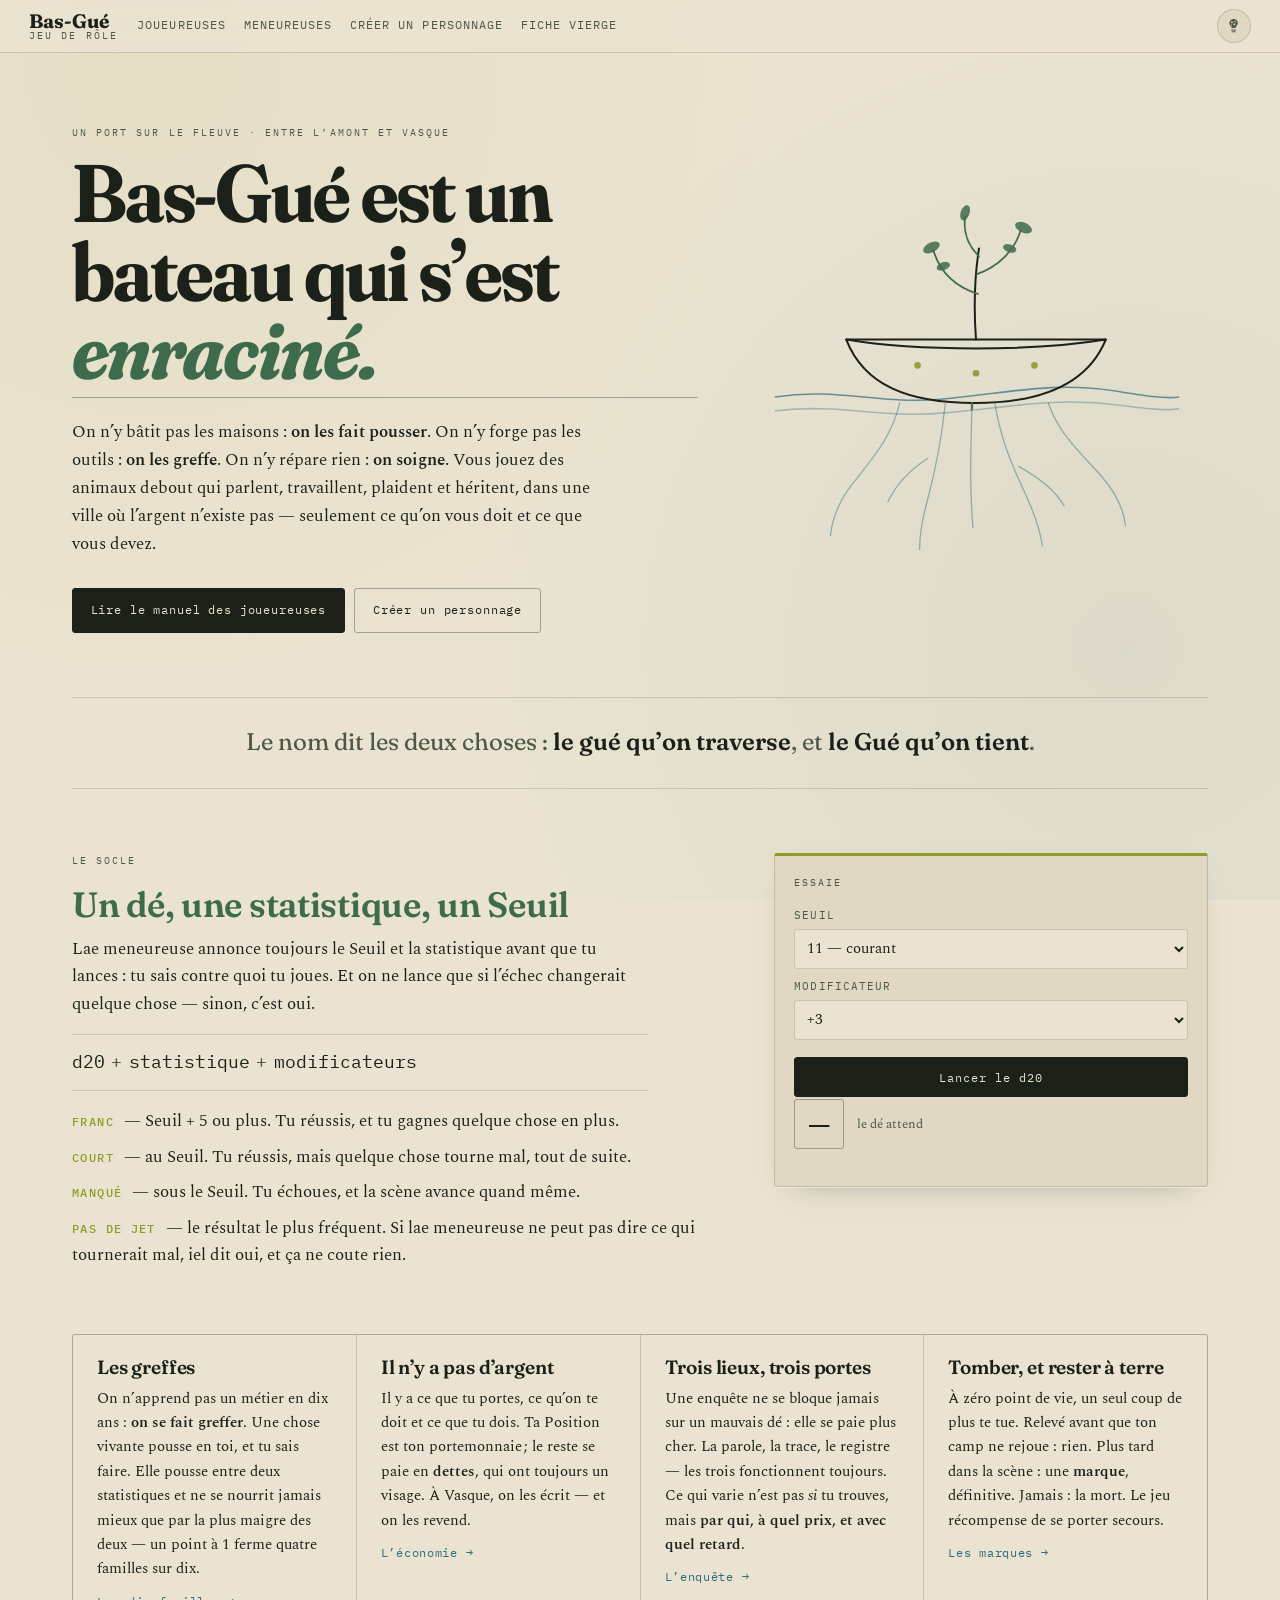
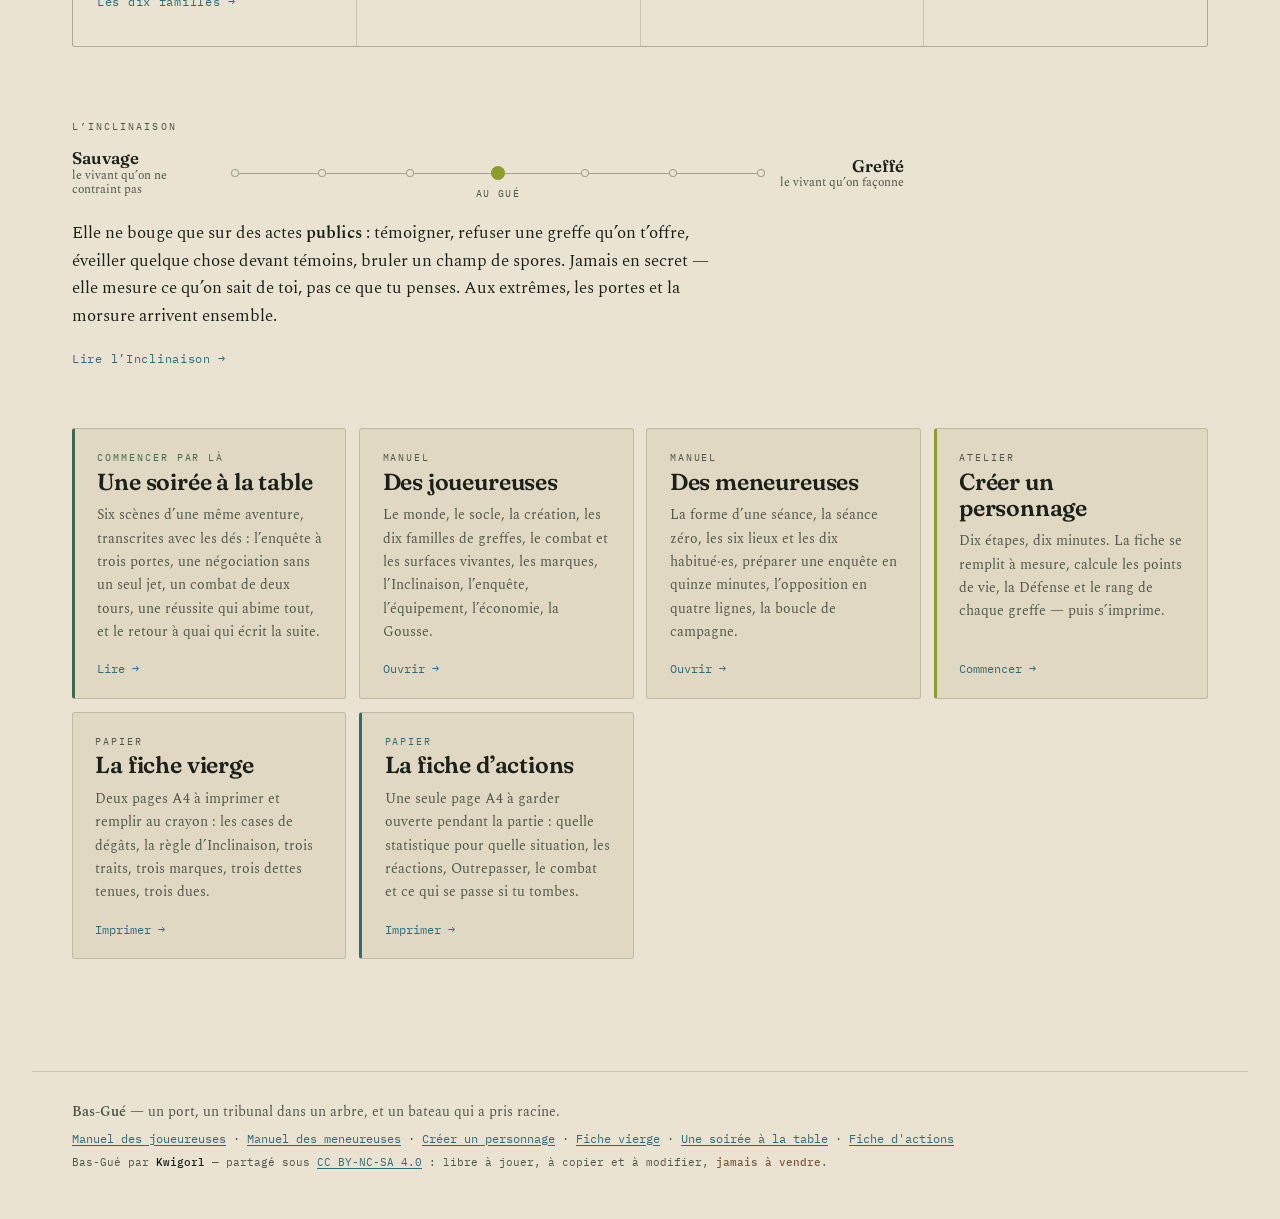
<file: index.html>
<!DOCTYPE html>
<html lang="fr">
<head>
<meta charset="utf-8">
<meta name="viewport" content="width=device-width, initial-scale=1">
<title>Bas-Gué — un jeu de rôle</title>
<meta name="description" content="Bas-Gué : un port où l'on fait pousser les maisons, où l'on greffe les outils, et où l'argent n'existe pas. Manuels, règles et création de personnage.">
<meta property="og:title" content="Bas-Gué — un jeu de rôle">
<meta property="og:description" content="Un port où l'on fait pousser les maisons. Deux manuels, dix familles de greffes, une création de personnage en dix minutes.">
<link rel="preconnect" href="https://fonts.googleapis.com">
<link rel="preconnect" href="https://fonts.gstatic.com" crossorigin>
<link href="https://fonts.googleapis.com/css2?family=Fraunces:ital,opsz,wght,SOFT,WONK@0,9..144,400..800,0..100,0..1;1,9..144,400..800,0..100,0..1&family=Spectral:ital,wght@0,300;0,400;0,600;1,400&family=IBM+Plex+Mono:wght@400;500;600&display=swap" rel="stylesheet">
<link rel="stylesheet" href="assets/style.css">
<link rel="stylesheet" href="assets/accueil.css">
<link rel="icon" href="assets/lichen.svg">
<script>try{var t=localStorage.getItem('basgue-lampe');if(t)document.documentElement.dataset.lampe=t;}catch(e){}</script>
</head>
<body class="page-accueil">

<a class="saut-contenu" href="#seuil">Aller au contenu</a>

<header class="barre">
  <a class="marque" href="index.html"><span class="marque-nom">Bas-Gué</span><span class="marque-sous">jeu de rôle</span></a>
  <nav class="barre-nav">
    <a href="manuel-joueureuses.html">Joueureuses</a>
    <a href="manuel-meneur.html">Meneureuses</a>
    <a href="creation.html">Créer un personnage</a>
    <a href="fiche.html">Fiche vierge</a>
  </nav>
  <div class="barre-outils">
    <button class="lampe" id="lampe" type="button" aria-pressed="false" title="Allumer ou éteindre le lichen">
      <svg viewBox="0 0 32 32" aria-hidden="true"><circle class="lampe-halo" cx="16" cy="14" r="11"/><path class="lampe-bulbe" fill-rule="evenodd" d="M16 5c-4 0-7 3-7 6.7 0 2.7 1.5 4.2 2.6 5.5.8 1 1.2 1.8 1.2 2.8h6.4c0-1 .4-1.8 1.2-2.8C21.5 15.9 23 14.4 23 11.7 23 8 20 5 16 5zM11.7 10.4a1.5 1.5 0 1 0 3 0 1.5 1.5 0 1 0-3 0zM17.3 9.2a1.1 1.1 0 1 0 2.2 0 1.1 1.1 0 1 0-2.2 0zM15.7 13.9a1.7 1.7 0 1 0 3.4 0 1.7 1.7 0 1 0-3.4 0zM11.6 15.2a1 1 0 1 0 2 0 1 1 0 1 0-2 0z"/><path class="lampe-culot" d="M12.6 23.4h6.8M13.6 26.4h4.8"/></svg>
      <span class="visuellement-cache">Lumière</span>
    </button>
  </div>
</header>

<main>

<section class="entree">
  <div class="entree-texte">
    <p class="eyebrow">Un port sur le fleuve · entre l’amont et Vasque</p>
    <h1>Bas-Gué est un<br>bateau qui s’est<br><em>enraciné.</em></h1>
    <p class="entree-dit">On n’y bâtit pas les maisons : <strong>on les fait pousser</strong>. On n’y forge pas les outils : <strong>on les greffe</strong>. On n’y répare rien : <strong>on soigne</strong>. Vous jouez des animaux debout qui parlent, travaillent, plaident et héritent, dans une ville où l’argent n’existe pas — seulement ce qu’on vous doit et ce que vous devez.</p>
    <div class="entree-boutons">
      <a class="cta cta-plein" href="manuel-joueureuses.html">Lire le manuel des joueureuses</a>
      <a class="cta" href="creation.html">Créer un personnage</a>
    </div>
  </div>

  <div class="entree-image" aria-hidden="true">
    <svg viewBox="0 0 420 380" class="coque">
      <defs>
        <linearGradient id="fil" x1="0" y1="0" x2="0" y2="1">
          <stop offset="0" stop-color="var(--seve)" stop-opacity=".9"/>
          <stop offset="1" stop-color="var(--seve)" stop-opacity="0"/>
        </linearGradient>
      </defs>
      <!-- ligne d'eau -->
      <path class="ligne-eau" d="M6,208 C70,198 110,216 176,210 C242,204 286,192 350,202 C382,207 400,210 414,208"/>
      <path class="ligne-eau faible" d="M6,222 C74,214 112,230 178,224 C244,218 290,208 352,216 C384,220 402,222 414,220"/>
      <!-- coque -->
      <path class="coque-trait" d="M78,150 C96,196 140,214 208,214 C276,214 322,194 340,150 Z"/>
      <path class="coque-trait" d="M78,150 C150,162 268,162 340,150"/>
      <!-- mât vivant / bourgeon -->
      <path class="coque-trait" d="M209,150 C206,110 208,84 212,58"/>
      <path class="branche" d="M211,104 C186,96 172,80 166,60"/>
      <path class="branche" d="M210,84 C232,76 248,60 254,40"/>
      <path class="branche" d="M212,66 C200,54 196,40 198,26"/>
      <g class="feuille">
        <ellipse cx="164" cy="57" rx="9" ry="5" transform="rotate(-28 164 57)"/>
        <ellipse cx="257" cy="37" rx="9" ry="5" transform="rotate(24 257 37)"/>
        <ellipse cx="198" cy="22" rx="8" ry="4.5" transform="rotate(-70 198 22)"/>
        <ellipse cx="176" cy="76" rx="7" ry="4" transform="rotate(-20 176 76)"/>
        <ellipse cx="243" cy="58" rx="7" ry="4" transform="rotate(18 243 58)"/>
      </g>
      <!-- lampes-lichens -->
      <circle class="lichen-point" cx="150" cy="176" r="3.4"/>
      <circle class="lichen-point" cx="209" cy="184" r="3.4"/>
      <circle class="lichen-point" cx="268" cy="176" r="3.4"/>
      <!-- racines sous l'eau -->
      <g class="racines">
        <path d="M132,214 C124,248 106,268 84,296 C70,314 64,330 62,348"/>
        <path d="M178,214 C174,254 168,282 160,312 C154,334 152,348 152,362"/>
        <path d="M228,214 C234,252 246,278 258,304 C270,330 274,344 276,358"/>
        <path d="M282,214 C292,244 312,262 334,286 C350,304 358,320 360,338"/>
        <path d="M205,214 C204,258 202,296 206,340"/>
        <path d="M160,270 C142,282 128,296 120,314"/>
        <path d="M252,278 C270,288 288,300 298,318"/>
      </g>
      <path class="fil-seve" d="M205,214 C204,258 202,296 206,340" stroke="url(#fil)"/>
    </svg>
  </div>
</section>

<section class="bande">
  <p>Le nom dit les deux choses : <strong>le gué qu’on traverse</strong>, et <strong>le Gué qu’on tient</strong>.</p>
</section>

<section class="socle" id="seuil">
  <div class="socle-texte">
    <p class="eyebrow">Le socle</p>
    <h2>Un dé, une statistique, un Seuil</h2>
    <p>Lae meneureuse annonce toujours le Seuil et la statistique avant que tu lances : tu sais contre quoi tu joues. Et on ne lance que si l’échec changerait quelque chose — sinon, c’est oui.</p>
    <p class="socle-formule"><span>d20</span> + <span>statistique</span> + <span>modificateurs</span></p>
    <ul class="socle-resultats">
      <li><b>Franc</b> — Seuil + 5 ou plus. Tu réussis, et tu gagnes quelque chose en plus.</li>
      <li><b>Court</b> — au Seuil. Tu réussis, mais quelque chose tourne mal, tout de suite.</li>
      <li><b>Manqué</b> — sous le Seuil. Tu échoues, et la scène avance quand même.</li>
      <li><b>Pas de jet</b> — le résultat le plus fréquent. Si lae meneureuse ne peut pas dire ce qui tournerait mal, iel dit oui, et ça ne coute rien.</li>
    </ul>
  </div>

  <div class="de-boite">
    <p class="de-titre">Essaie</p>
    <label class="de-seuil">Seuil
      <select id="de-seuil">
        <option value="8">8 — facile</option>
        <option value="11" selected>11 — courant</option>
        <option value="14">14 — difficile</option>
        <option value="17">17 — très difficile</option>
        <option value="20">20 — on en parlera longtemps</option>
      </select>
    </label>
    <label class="de-seuil">Modificateur
      <select id="de-mod">
        <option value="-2">−2</option>
        <option value="0">0</option>
        <option value="2">+2</option>
        <option value="3" selected>+3</option>
        <option value="5">+5</option>
      </select>
    </label>
    <button class="de-lancer" id="de-lancer" type="button">Lancer le d20</button>
    <p class="de-resultat" id="de-resultat" aria-live="polite"><span class="de-chiffre">—</span><span class="de-verdict">le dé attend</span></p>
  </div>
</section>

<section class="grille-idees">
  <article>
    <h3>Les greffes</h3>
    <p>On n’apprend pas un métier en dix ans : <strong>on se fait greffer</strong>. Une chose vivante pousse en toi, et tu sais faire. Elle pousse entre deux statistiques et ne se nourrit jamais mieux que par la plus maigre des deux — un point à 1 ferme quatre familles sur dix.</p>
    <p class="lien-vers"><a href="manuel-joueureuses.html#v-les-greffes">Les dix familles →</a></p>
  </article>
  <article>
    <h3>Il n’y a pas d’argent</h3>
    <p>Il y a ce que tu portes, ce qu’on te doit et ce que tu dois. Ta Position est ton portemonnaie ; le reste se paie en <strong>dettes</strong>, qui ont toujours un visage. À Vasque, on les écrit — et on les revend.</p>
    <p class="lien-vers"><a href="manuel-joueureuses.html#xi-l-economie">L’économie →</a></p>
  </article>
  <article>
    <h3>Trois lieux, trois portes</h3>
    <p>Une enquête ne se bloque jamais sur un mauvais dé : elle se paie plus cher. La parole, la trace, le registre — les trois fonctionnent toujours. Ce qui varie n’est pas <em>si</em> tu trouves, mais <strong>par qui, à quel prix, et avec quel retard</strong>.</p>
    <p class="lien-vers"><a href="manuel-joueureuses.html#ix-l-enquete">L’enquête →</a></p>
  </article>
  <article>
    <h3>Tomber, et rester à terre</h3>
    <p>À zéro point de vie, un seul coup de plus te tue. Relevé avant que ton camp ne rejoue : rien. Plus tard dans la scène : une <strong>marque</strong>, définitive. Jamais : la mort. Le jeu récompense de se porter secours.</p>
    <p class="lien-vers"><a href="manuel-joueureuses.html#vii-tomber-les-marques-la-mort">Les marques →</a></p>
  </article>
</section>

<section class="inclinaison">
  <p class="eyebrow">L’Inclinaison</p>
  <div class="regle">
    <span class="bord bord-sauvage">Sauvage<small>le vivant qu’on ne contraint pas</small></span>
    <div class="regle-ligne">
      <i style="left:0%"></i><i style="left:16.6%"></i><i style="left:33.3%"></i>
      <i class="gue" style="left:50%"></i>
      <i style="left:66.6%"></i><i style="left:83.3%"></i><i style="left:100%"></i>
      <span class="regle-gue">au Gué</span>
    </div>
    <span class="bord bord-greffe">Greffé<small>le vivant qu’on façonne</small></span>
  </div>
  <p class="inclinaison-dit">Elle ne bouge que sur des actes <strong>publics</strong> : témoigner, refuser une greffe qu’on t’offre, éveiller quelque chose devant témoins, bruler un champ de spores. Jamais en secret — elle mesure ce qu’on sait de toi, pas ce que tu penses. Aux extrêmes, les portes et la morsure arrivent ensemble.</p>
  <p class="lien-vers"><a href="manuel-joueureuses.html#viii-l-inclinaison">Lire l’Inclinaison →</a></p>
</section>

<section class="manuels">
  <a class="manuel manuel-table" href="table.html">
    <span class="manuel-eyebrow">Commencer par là</span>
    <h3>Une soirée à la table</h3>
    <p>Six scènes d’une même aventure, transcrites avec les dés : l’enquête à trois portes, une négociation sans un seul jet, un combat de deux tours, une réussite qui abime tout, et le retour à quai qui écrit la suite.</p>
    <span class="manuel-fleche">Lire →</span>
  </a>
  <a class="manuel" href="manuel-joueureuses.html">
    <span class="manuel-eyebrow">Manuel</span>
    <h3>Des joueureuses</h3>
    <p>Le monde, le socle, la création, les dix familles de greffes, le combat et les surfaces vivantes, les marques, l’Inclinaison, l’enquête, l’équipement, l’économie, la Gousse.</p>
    <span class="manuel-fleche">Ouvrir →</span>
  </a>
  <a class="manuel" href="manuel-meneur.html">
    <span class="manuel-eyebrow">Manuel</span>
    <h3>Des meneureuses</h3>
    <p>La forme d’une séance, la séance zéro, les six lieux et les dix habitué·es, préparer une enquête en quinze minutes, l’opposition en quatre lignes, la boucle de campagne.</p>
    <span class="manuel-fleche">Ouvrir →</span>
  </a>
  <a class="manuel manuel-atelier" href="creation.html">
    <span class="manuel-eyebrow">Atelier</span>
    <h3>Créer un personnage</h3>
    <p>Dix étapes, dix minutes. La fiche se remplit à mesure, calcule les points de vie, la Défense et le rang de chaque greffe — puis s’imprime.</p>
    <span class="manuel-fleche">Commencer →</span>
  </a>
  <a class="manuel" href="fiche.html">
    <span class="manuel-eyebrow">Papier</span>
    <h3>La fiche vierge</h3>
    <p>Deux pages A4 à imprimer et remplir au crayon : les cases de dégâts, la règle d’Inclinaison, trois traits, trois marques, trois dettes tenues, trois dues.</p>
    <span class="manuel-fleche">Imprimer →</span>
  </a>
  <a class="manuel manuel-actions" href="actions.html">
    <span class="manuel-eyebrow">Papier</span>
    <h3>La fiche d’actions</h3>
    <p>Une seule page A4 à garder ouverte pendant la partie : quelle statistique pour quelle situation, les réactions, Outrepasser, le combat et ce qui se passe si tu tombes.</p>
    <span class="manuel-fleche">Imprimer →</span>
  </a>
</section>

</main>

<footer class="pied-site">
  <p><strong>Bas-Gué</strong> — un port, un tribunal dans un arbre, et un bateau qui a pris racine.</p>
  <p class="pied-liens"><a href="manuel-joueureuses.html">Manuel des joueureuses</a> · <a href="manuel-meneur.html">Manuel des meneureuses</a> · <a href="creation.html">Créer un personnage</a> · <a href="fiche.html">Fiche vierge</a> · <a href="table.html">Une soirée à la table</a> · <a href="actions.html">Fiche d'actions</a></p>
  <p class="pied-licence">Bas-Gué par <b>Kwigorl</b> — partagé sous <a href="licence.html">CC BY-NC-SA 4.0</a> : libre à jouer, à copier et à modifier, <strong>jamais à vendre</strong>.</p>
</footer>

<script src="assets/site.js"></script>
<script>
(function(){
  var b=document.getElementById('de-lancer'),r=document.getElementById('de-resultat');
  if(!b)return;
  b.addEventListener('click',function(){
    var seuil=parseInt(document.getElementById('de-seuil').value,10);
    var mod=parseInt(document.getElementById('de-mod').value,10);
    var de=1+Math.floor(Math.random()*20), total=de+mod, verdict, cls;
    if(de===20){verdict='20 naturel — franc, quel que soit le Seuil';cls='franc';}
    else if(de===1){verdict='1 naturel — manqué. Si le geste te ressemblait, lae meneureuse coche une case de trait';cls='manque';}
    else if(total>=seuil+5){verdict='franc — tu réussis, et tu gagnes quelque chose en plus';cls='franc';}
    else if(total>=seuil){verdict='court — tu réussis, mais quelque chose tourne mal';cls='court';}
    else {verdict='manqué — tu échoues, et la scène avance quand même';cls='manque';}
    r.className='de-resultat '+cls;
    r.innerHTML='<span class="de-chiffre">'+total+'</span><span class="de-verdict">'+
      'd20\u00a0: '+de+(mod?(mod>0?' + '+mod:' − '+Math.abs(mod)):'')+' · seuil '+seuil+'<br>'+verdict+'</span>';
  });
})();
</script>
</body>
</html>
</file>
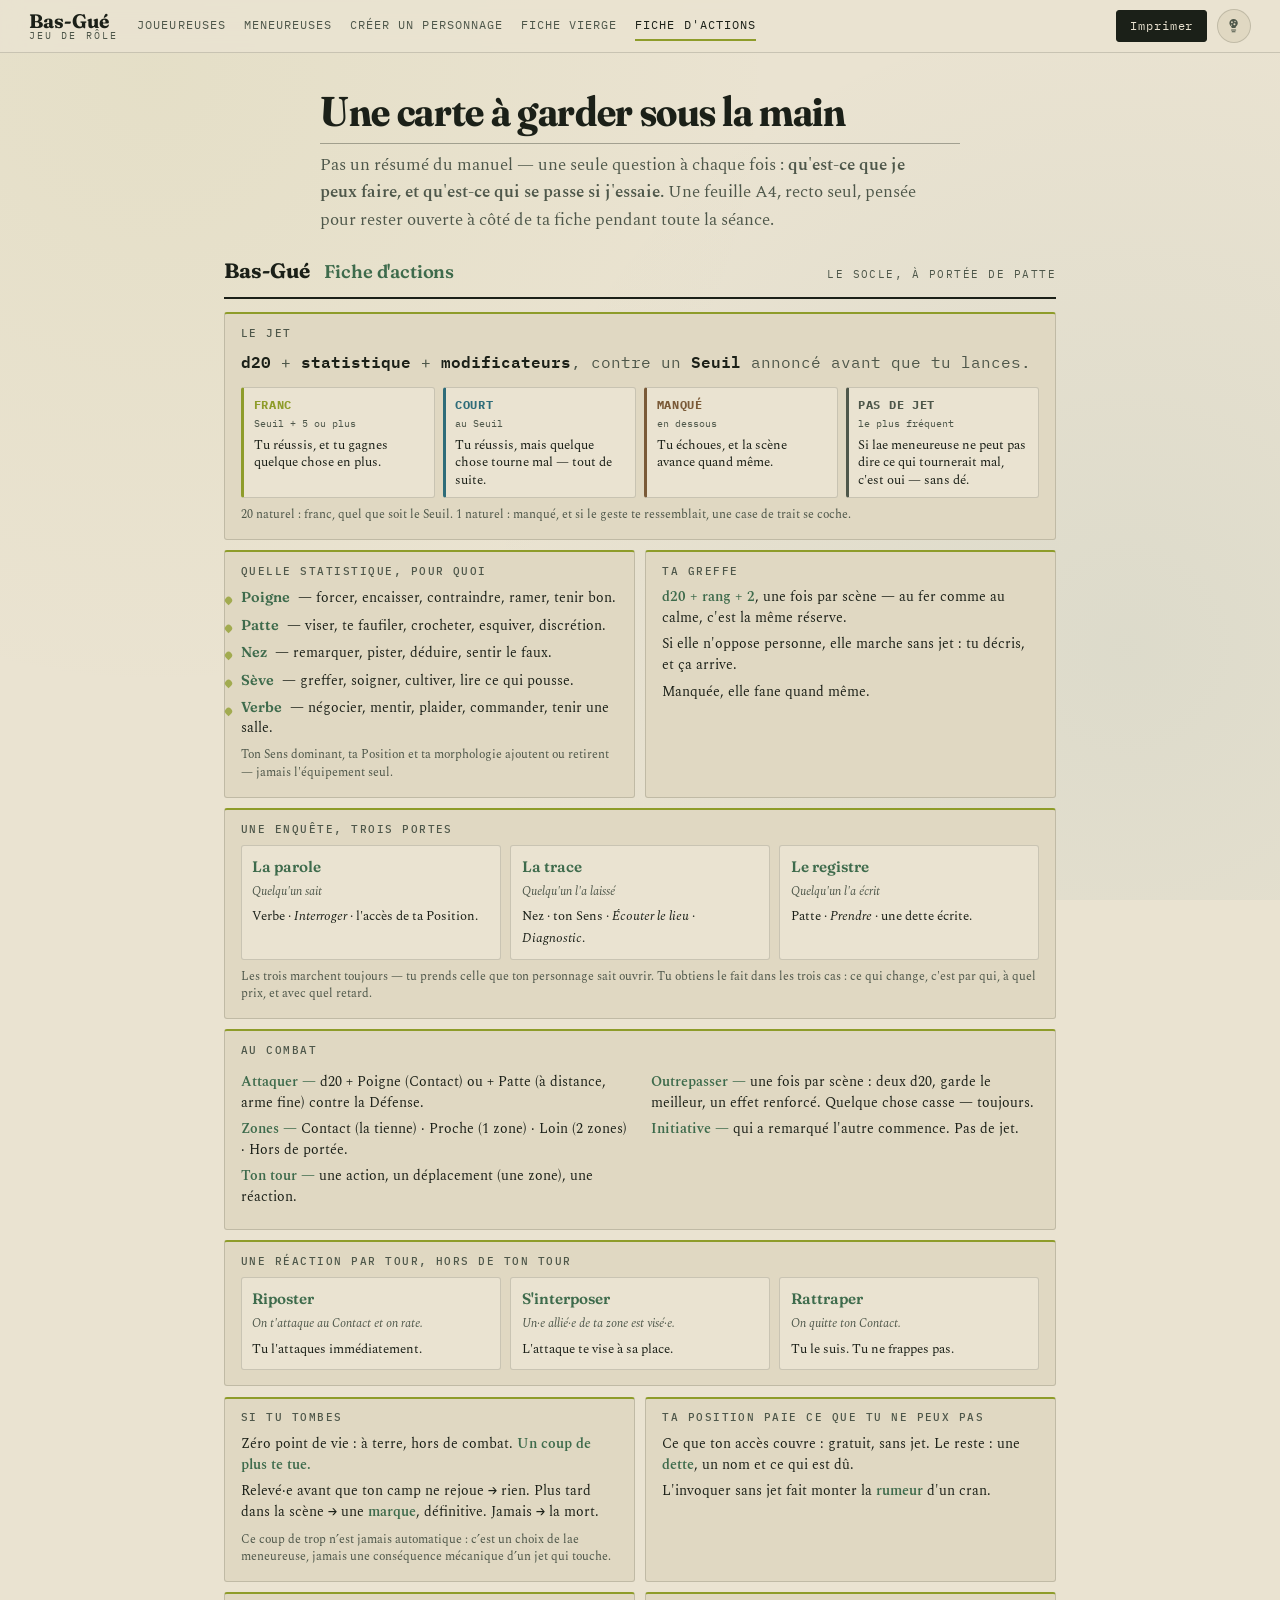
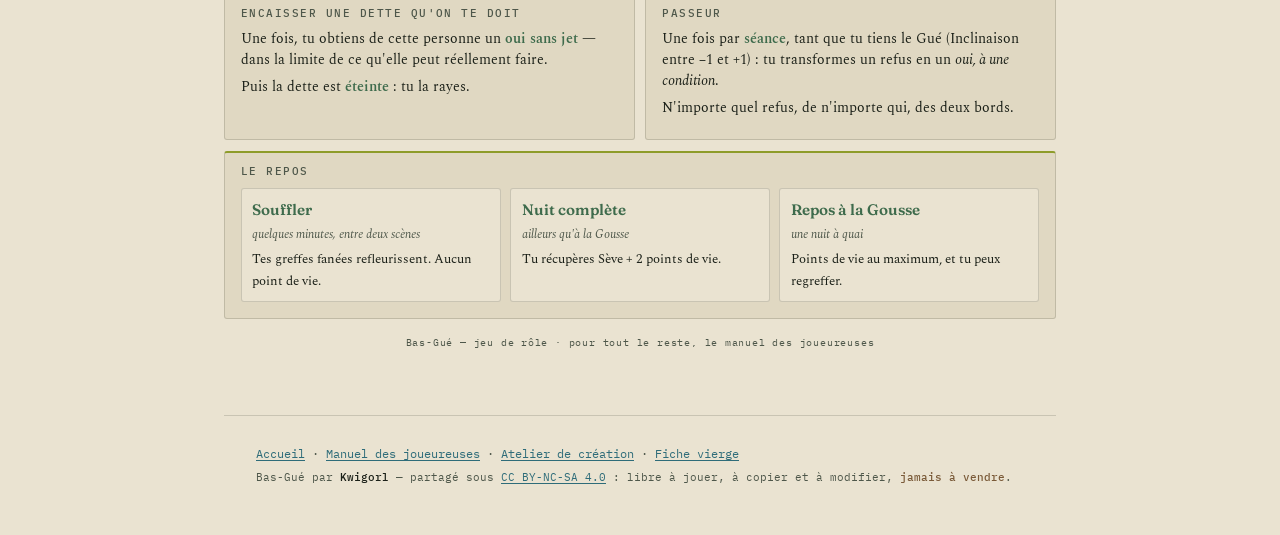
<file: actions.html>
<!DOCTYPE html>
<html lang="fr">
<head>
<meta charset="utf-8">
<meta name="viewport" content="width=device-width, initial-scale=1">
<title>Fiche d'actions — Bas-Gué</title>
<meta name="description" content="Une carte à garder sous la main : quelle statistique pour quelle action, le combat, les réactions, Outrepasser, tomber.">
<link rel="preconnect" href="https://fonts.googleapis.com">
<link rel="preconnect" href="https://fonts.gstatic.com" crossorigin>
<link href="https://fonts.googleapis.com/css2?family=Fraunces:ital,opsz,wght,SOFT,WONK@0,9..144,400..800,0..100,0..1;1,9..144,400..800,0..100,0..1&family=Spectral:ital,wght@0,300;0,400;0,600;1,400&family=IBM+Plex+Mono:wght@400;500;600&display=swap" rel="stylesheet">
<link rel="stylesheet" href="assets/style.css">
<link rel="stylesheet" href="assets/actions.css">
<link rel="icon" href="assets/lichen.svg">
<script>try{var t=localStorage.getItem('basgue-lampe');if(t)document.documentElement.dataset.lampe=t;}catch(e){}</script>
</head>
<body class="page-actions">

<header class="barre">
  <a class="marque" href="index.html"><span class="marque-nom">Bas-Gué</span><span class="marque-sous">jeu de rôle</span></a>
  <nav class="barre-nav">
    <a href="manuel-joueureuses.html">Joueureuses</a>
    <a href="manuel-meneur.html">Meneureuses</a>
    <a href="creation.html">Créer un personnage</a>
    <a href="fiche.html">Fiche vierge</a>
    <a href="actions.html" aria-current="page">Fiche d'actions</a>
  </nav>
  <div class="barre-outils">
    <button class="bouton-imprimer" id="imprimer" type="button">Imprimer</button>
    <button class="lampe" id="lampe" type="button" aria-pressed="false" title="Allumer ou éteindre le lichen">
      <svg viewBox="0 0 32 32" aria-hidden="true"><circle class="lampe-halo" cx="16" cy="14" r="11"/><path class="lampe-bulbe" fill-rule="evenodd" d="M16 5c-4 0-7 3-7 6.7 0 2.7 1.5 4.2 2.6 5.5.8 1 1.2 1.8 1.2 2.8h6.4c0-1 .4-1.8 1.2-2.8C21.5 15.9 23 14.4 23 11.7 23 8 20 5 16 5zM11.7 10.4a1.5 1.5 0 1 0 3 0 1.5 1.5 0 1 0-3 0zM17.3 9.2a1.1 1.1 0 1 0 2.2 0 1.1 1.1 0 1 0-2.2 0zM15.7 13.9a1.7 1.7 0 1 0 3.4 0 1.7 1.7 0 1 0-3.4 0zM11.6 15.2a1 1 0 1 0 2 0 1 1 0 1 0-2 0z"/><path class="lampe-culot" d="M12.6 23.4h6.8M13.6 26.4h4.8"/></svg>
      <span class="visuellement-cache">Lumière</span>
    </button>
  </div>
</header>

<div class="mode-emploi">
  <h1>Une carte à garder sous la main</h1>
  <p>Pas un résumé du manuel — une seule question à chaque fois : <strong>qu'est-ce que je peux faire, et qu'est-ce qui se passe si j'essaie.</strong> Une feuille A4, recto seul, pensée pour rester ouverte à côté de ta fiche pendant toute la séance.</p>
</div>

<main class="carte-actions">

  <div class="ca-entete">
    <p class="ca-marque">Bas-Gué</p>
    <h2>Fiche d'actions</h2>
    <p class="ca-souslegende">le socle, à portée de patte</p>
  </div>

  <section class="ca-bloc ca-large">
    <h3>Le jet</h3>
    <p class="ca-formule"><span>d20</span> + <span>statistique</span> + <span>modificateurs</span>, contre un <span>Seuil</span> annoncé avant que tu lances.</p>
    <div class="ca-resultats">
      <div class="ca-resultat ca-franc"><b>Franc</b><span>Seuil + 5 ou plus</span><p>Tu réussis, et tu gagnes quelque chose en plus.</p></div>
      <div class="ca-resultat ca-court"><b>Court</b><span>au Seuil</span><p>Tu réussis, mais quelque chose tourne mal — tout de suite.</p></div>
      <div class="ca-resultat ca-manque"><b>Manqué</b><span>en dessous</span><p>Tu échoues, et la scène avance quand même.</p></div>
      <div class="ca-resultat ca-rien"><b>Pas de jet</b><span>le plus fréquent</span><p>Si lae meneureuse ne peut pas dire ce qui tournerait mal, c'est oui — sans dé.</p></div>
    </div>
    <p class="ca-note">20 naturel : franc, quel que soit le Seuil. 1 naturel : manqué, et si le geste te ressemblait, une case de trait se coche.</p>
  </section>

  <section class="ca-bloc">
    <h3>Quelle statistique, pour quoi</h3>
    <ul class="ca-stats">
      <li><b>Poigne</b> — forcer, encaisser, contraindre, ramer, tenir bon.</li>
      <li><b>Patte</b> — viser, te faufiler, crocheter, esquiver, discrétion.</li>
      <li><b>Nez</b> — remarquer, pister, déduire, sentir le faux.</li>
      <li><b>Sève</b> — greffer, soigner, cultiver, lire ce qui pousse.</li>
      <li><b>Verbe</b> — négocier, mentir, plaider, commander, tenir une salle.</li>
    </ul>
    <p class="ca-note">Ton Sens dominant, ta Position et ta morphologie ajoutent ou retirent — jamais l'équipement seul.</p>
  </section>

  <section class="ca-bloc">
    <h3>Ta greffe</h3>
    <p class="ca-ligne"><b>d20 + rang + 2</b>, une fois par scène — au fer comme au calme, c'est la même réserve.</p>
    <p class="ca-ligne">Si elle n'oppose personne, elle marche sans jet : tu décris, et ça arrive.</p>
    <p class="ca-ligne">Manquée, elle fane quand même.</p>
  </section>

  <section class="ca-bloc ca-large">
    <h3>Une enquête, trois portes</h3>
    <div class="ca-trois-col">
      <div class="ca-reaction"><b>La parole</b><span>Quelqu'un sait</span><p>Verbe · <em>Interroger</em> · l'accès de ta Position.</p></div>
      <div class="ca-reaction"><b>La trace</b><span>Quelqu'un l'a laissé</span><p>Nez · ton Sens · <em>Écouter le lieu</em> · <em>Diagnostic</em>.</p></div>
      <div class="ca-reaction"><b>Le registre</b><span>Quelqu'un l'a écrit</span><p>Patte · <em>Prendre</em> · une dette écrite.</p></div>
    </div>
    <p class="ca-note">Les trois marchent toujours — tu prends celle que ton personnage sait ouvrir. Tu obtiens le fait dans les trois cas : ce qui change, c'est par qui, à quel prix, et avec quel retard.</p>
  </section>

  <section class="ca-bloc ca-large">
    <h3>Au combat</h3>
    <div class="ca-deux-col">
      <div>
        <p class="ca-ligne"><b>Attaquer —</b> d20 + Poigne (Contact) ou + Patte (à distance, arme fine) contre la Défense.</p>
        <p class="ca-ligne"><b>Zones —</b> Contact (la tienne) · Proche (1 zone) · Loin (2 zones) · Hors de portée.</p>
        <p class="ca-ligne"><b>Ton tour —</b> une action, un déplacement (une zone), une réaction.</p>
      </div>
      <div>
        <p class="ca-ligne"><b>Outrepasser —</b> une fois par scène : deux d20, garde le meilleur, un effet renforcé. Quelque chose casse — toujours.</p>
        <p class="ca-ligne"><b>Initiative —</b> qui a remarqué l'autre commence. Pas de jet.</p>
      </div>
    </div>
  </section>

  <section class="ca-bloc ca-large">
    <h3>Une réaction par tour, hors de ton tour</h3>
    <div class="ca-trois-col">
      <div class="ca-reaction"><b>Riposter</b><span>On t'attaque au Contact et on rate.</span><p>Tu l'attaques immédiatement.</p></div>
      <div class="ca-reaction"><b>S'interposer</b><span>Un·e allié·e de ta zone est visé·e.</span><p>L'attaque te vise à sa place.</p></div>
      <div class="ca-reaction"><b>Rattraper</b><span>On quitte ton Contact.</span><p>Tu le suis. Tu ne frappes pas.</p></div>
    </div>
  </section>

  <section class="ca-bloc">
    <h3>Si tu tombes</h3>
    <p class="ca-ligne">Zéro point de vie : à terre, hors de combat. <b>Un coup de plus te tue.</b></p>
    <p class="ca-ligne">Relevé·e avant que ton camp ne rejoue → rien. Plus tard dans la scène → une <b>marque</b>, définitive. Jamais → la mort.</p>
  <p class="ca-note">Ce coup de trop n’est jamais automatique : c’est un choix de lae meneureuse, jamais une conséquence mécanique d’un jet qui touche.</p>
  </section>

  <section class="ca-bloc">
    <h3>Ta Position paie ce que tu ne peux pas</h3>
    <p class="ca-ligne">Ce que ton accès couvre : gratuit, sans jet. Le reste : une <b>dette</b>, un nom et ce qui est dû.</p>
    <p class="ca-ligne">L'invoquer sans jet fait monter la <b>rumeur</b> d'un cran.</p>
  </section>

  <section class="ca-bloc">
    <h3>Encaisser une dette qu'on te doit</h3>
    <p class="ca-ligne">Une fois, tu obtiens de cette personne un <b>oui sans jet</b> — dans la limite de ce qu'elle peut réellement faire.</p>
    <p class="ca-ligne">Puis la dette est <b>éteinte</b> : tu la rayes.</p>
  </section>

  <section class="ca-bloc">
    <h3>Passeur</h3>
    <p class="ca-ligne">Une fois par <b>séance</b>, tant que tu tiens le Gué (Inclinaison entre −1 et +1) : tu transformes un refus en un <em>oui, à une condition</em>.</p>
    <p class="ca-ligne">N'importe quel refus, de n'importe qui, des deux bords.</p>
  </section>

  <section class="ca-bloc ca-large">
    <h3>Le repos</h3>
    <div class="ca-trois-col">
      <div class="ca-reaction"><b>Souffler</b><span>quelques minutes, entre deux scènes</span><p>Tes greffes fanées refleurissent. Aucun point de vie.</p></div>
      <div class="ca-reaction"><b>Nuit complète</b><span>ailleurs qu'à la Gousse</span><p>Tu récupères Sève + 2 points de vie.</p></div>
      <div class="ca-reaction"><b>Repos à la Gousse</b><span>une nuit à quai</span><p>Points de vie au maximum, et tu peux regreffer.</p></div>
    </div>
  </section>

  <p class="ca-pied">Bas-Gué — jeu de rôle · pour tout le reste, le manuel des joueureuses</p>
</main>

<footer class="pied-site">
  <p class="pied-liens"><a href="index.html">Accueil</a> · <a href="manuel-joueureuses.html">Manuel des joueureuses</a> · <a href="creation.html">Atelier de création</a> · <a href="fiche.html">Fiche vierge</a></p>
  <p class="pied-licence">Bas-Gué par <b>Kwigorl</b> — partagé sous <a href="licence.html">CC BY-NC-SA 4.0</a> : libre à jouer, à copier et à modifier, <strong>jamais à vendre</strong>.</p>
</footer>

<script src="assets/site.js"></script>
<script>
document.getElementById('imprimer').addEventListener('click', function () { window.print(); });
</script>
</body>
</html>
</file>
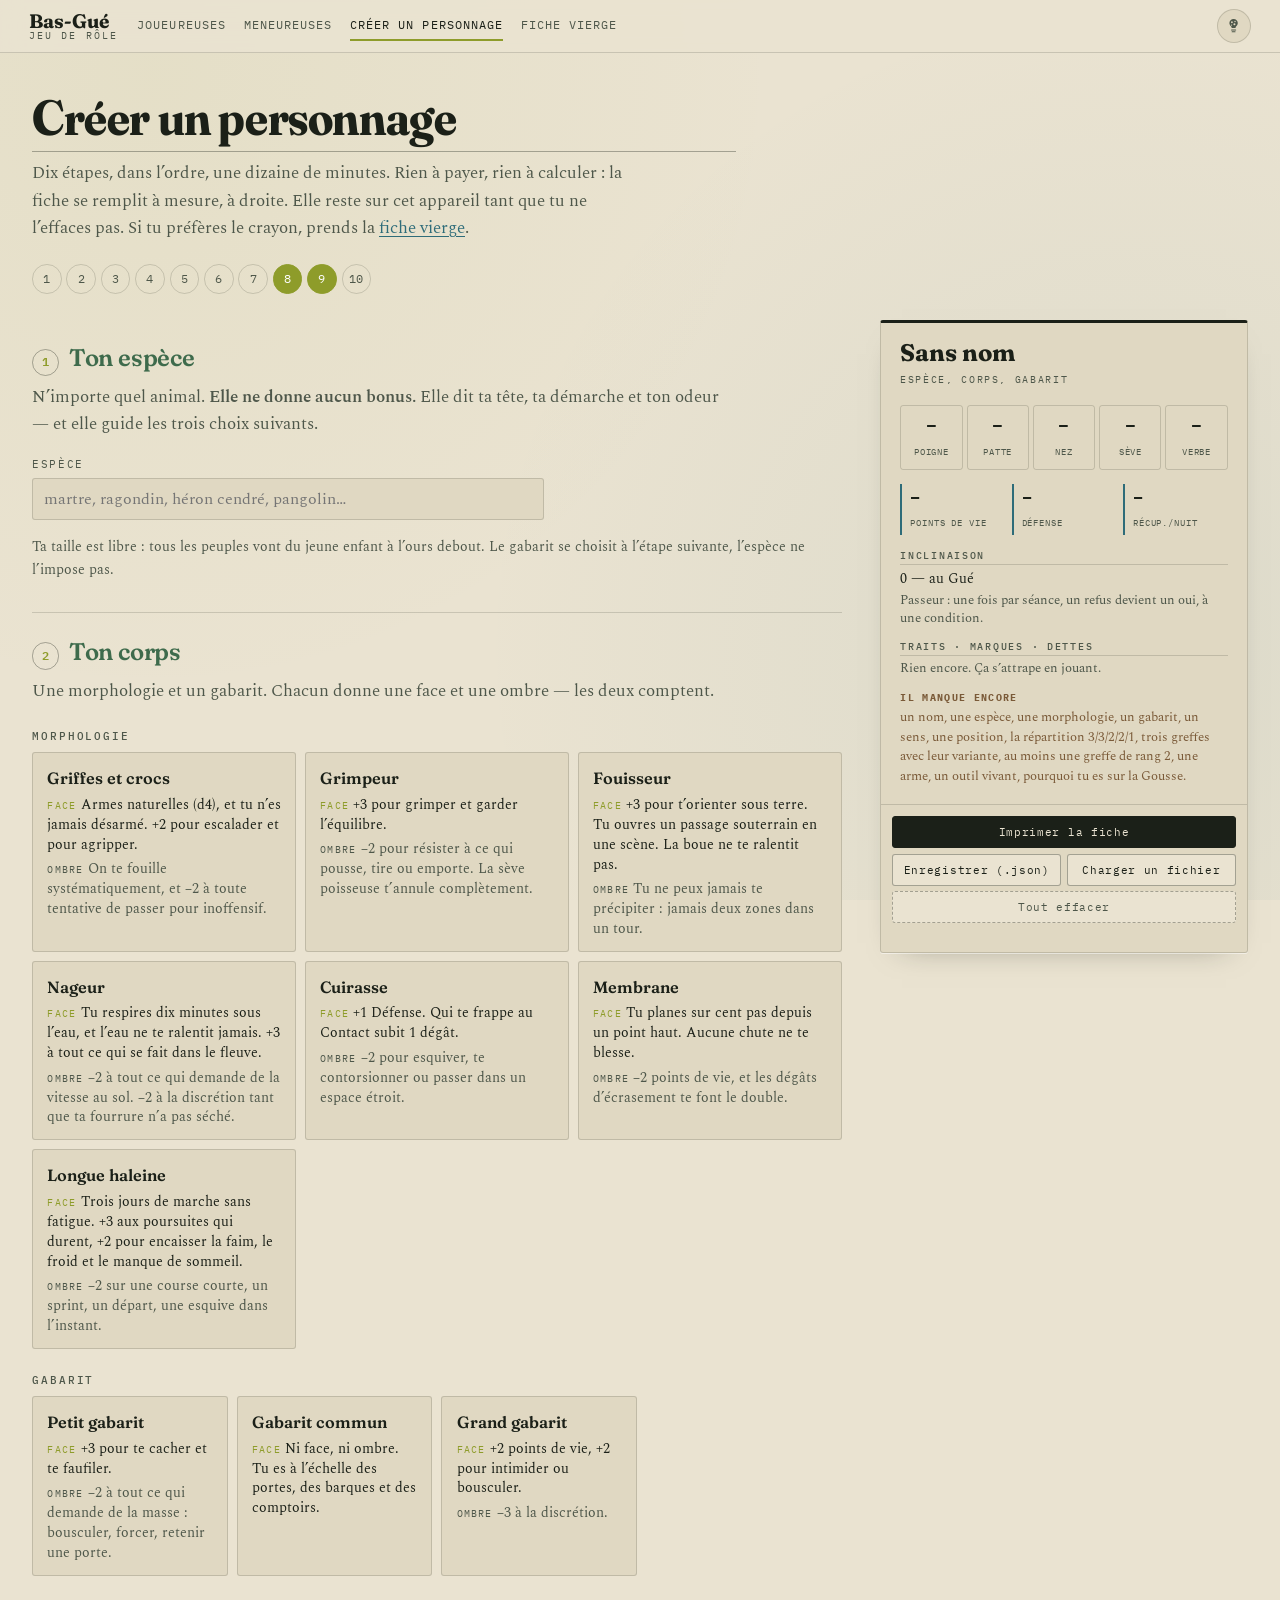
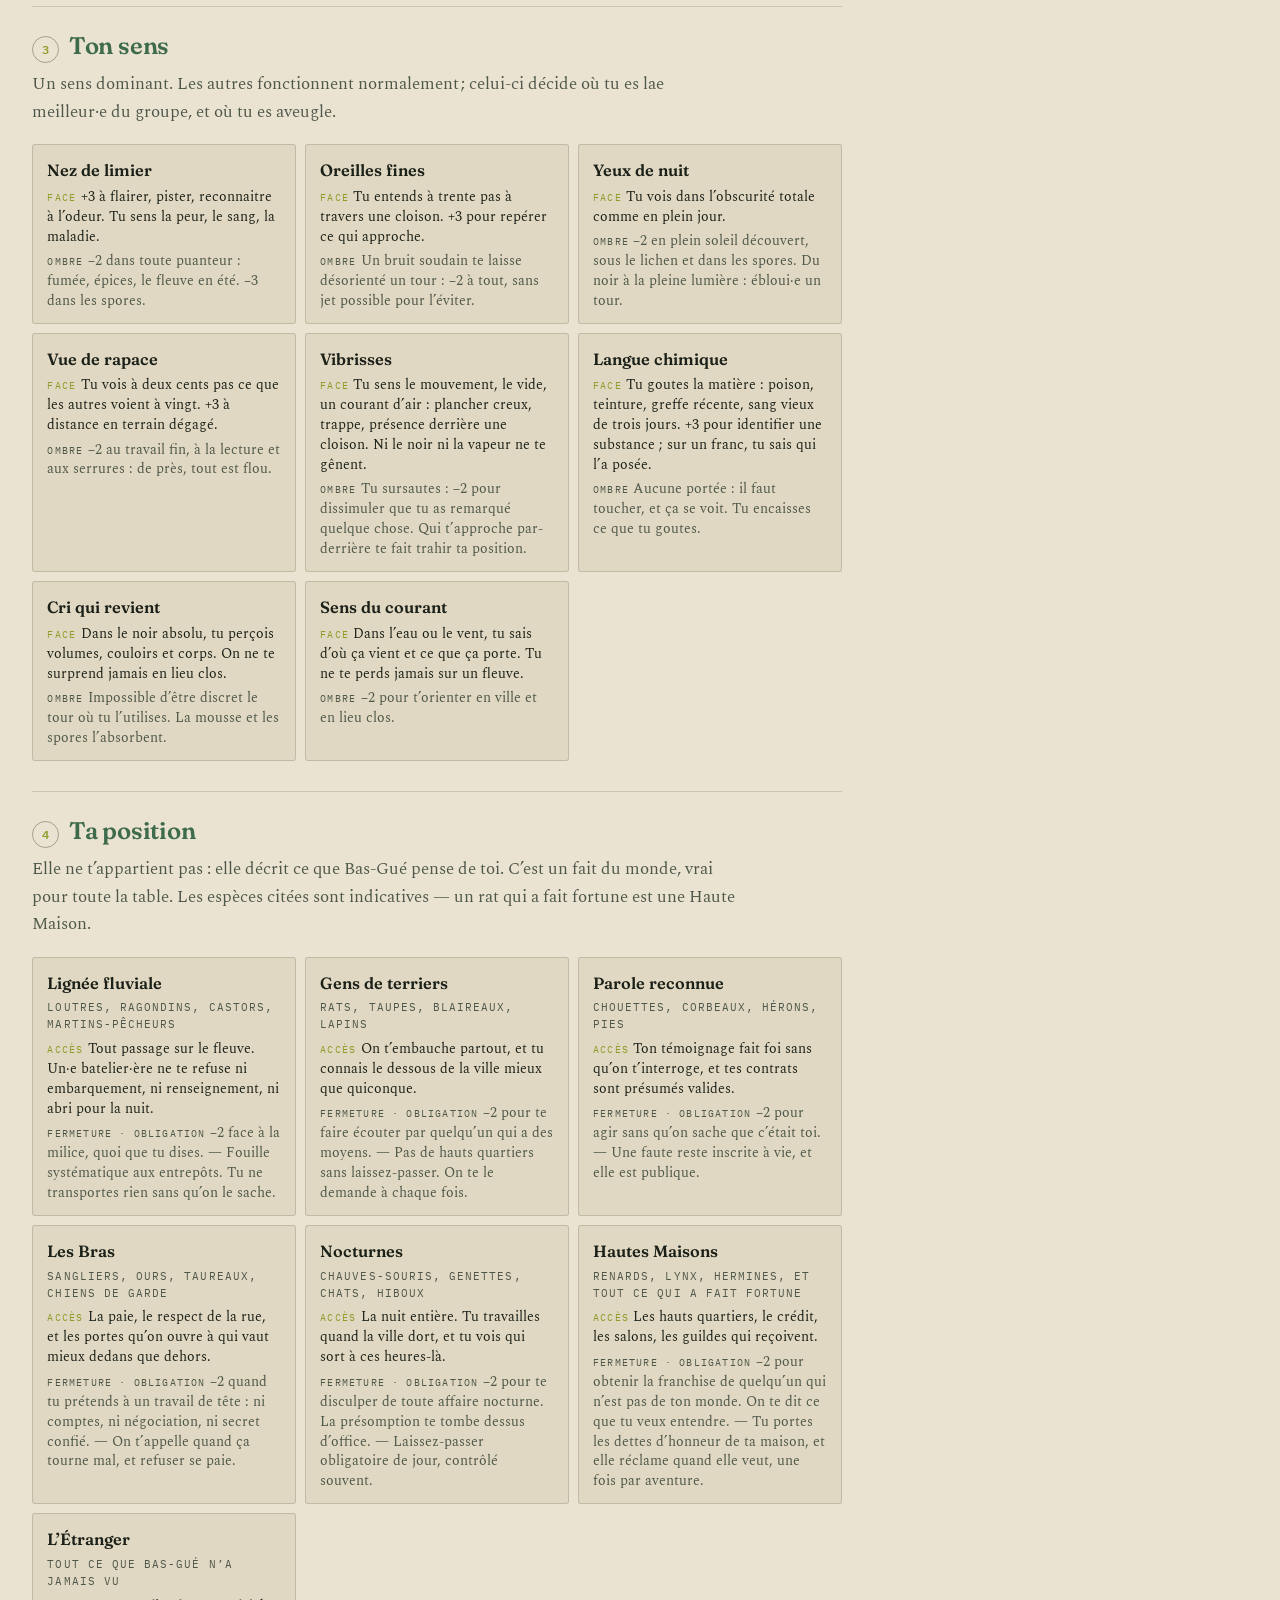
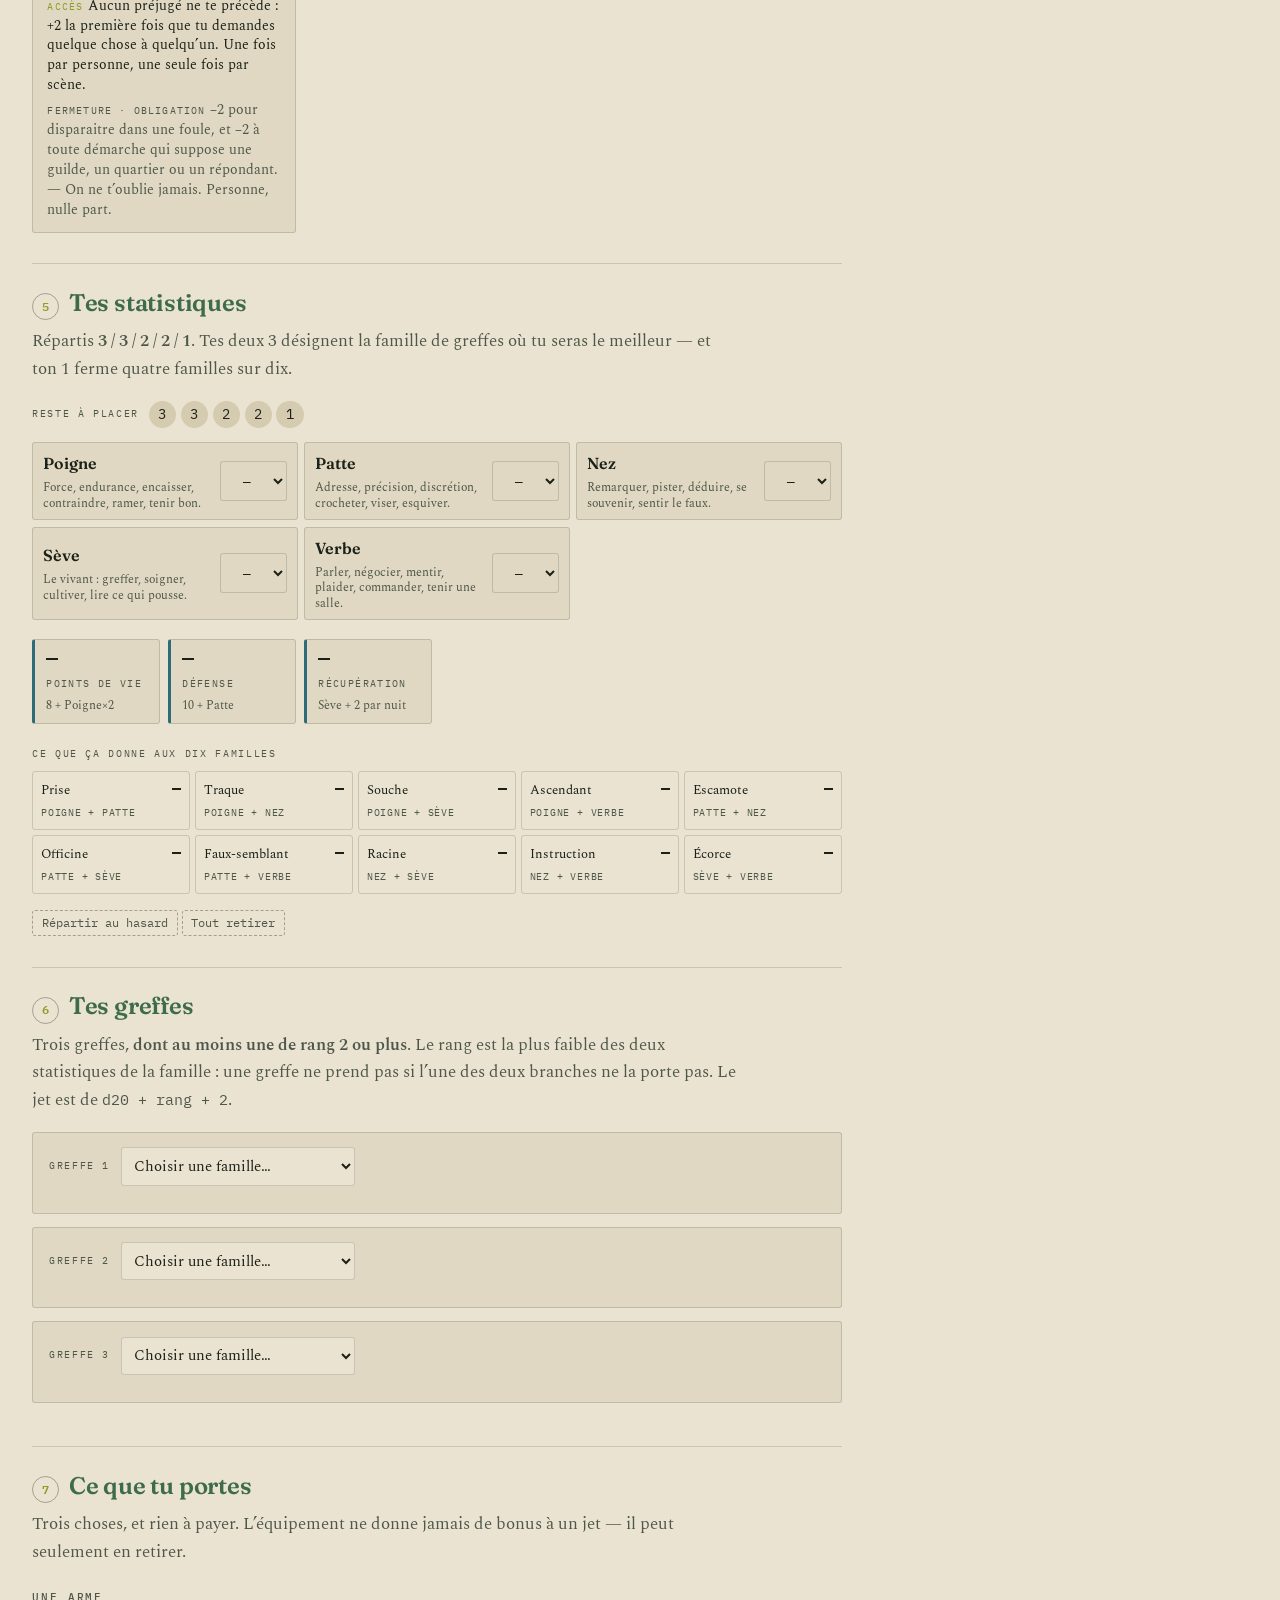
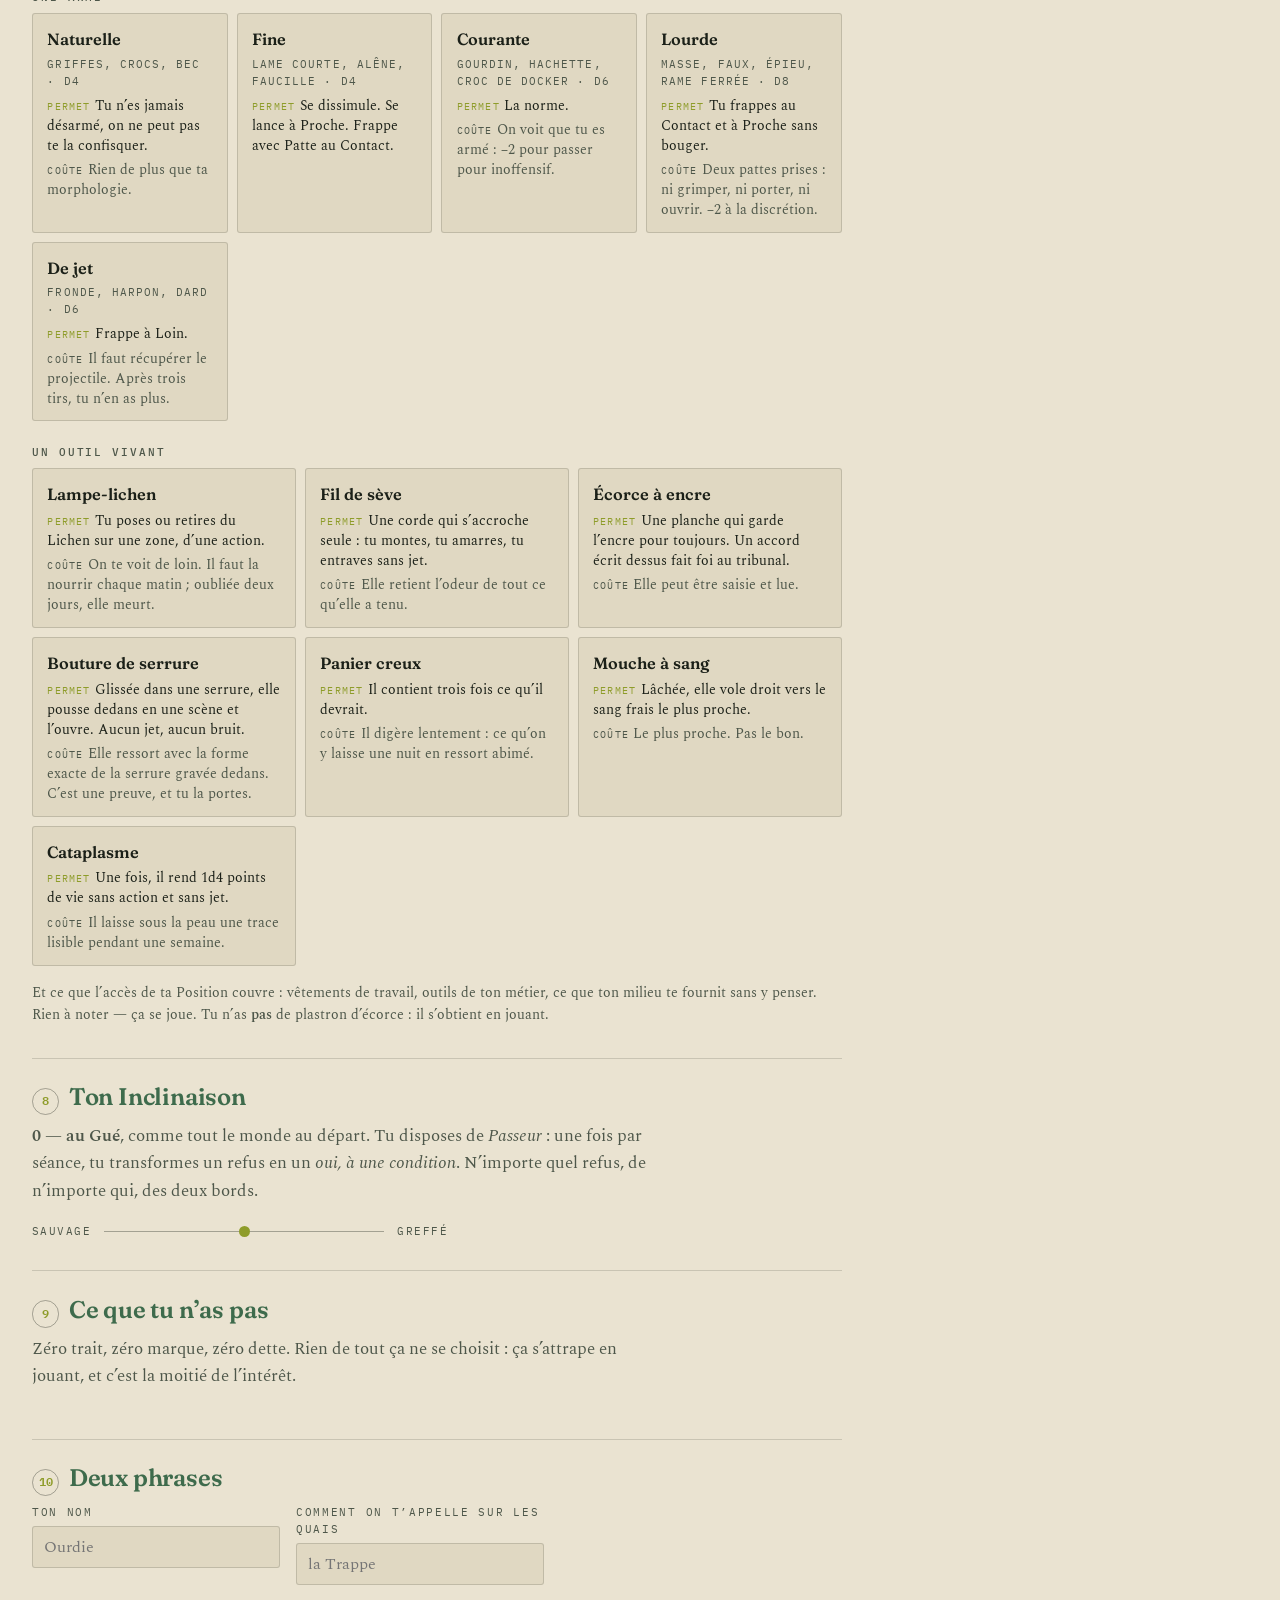
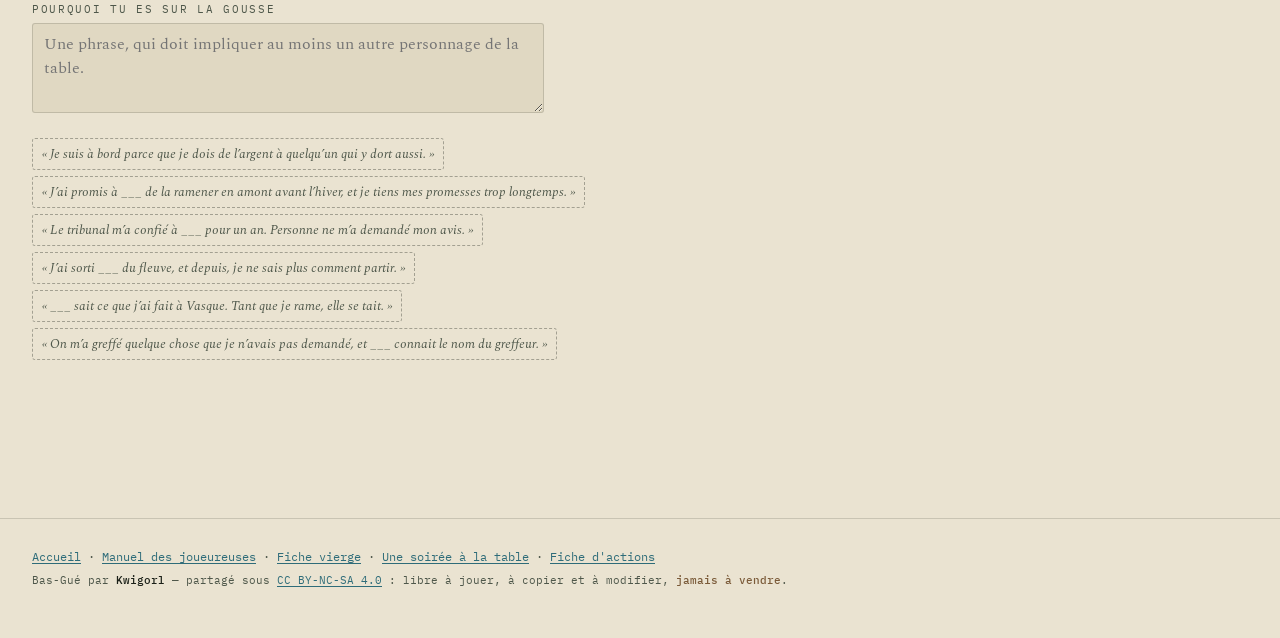
<file: creation.html>
<!DOCTYPE html>
<html lang="fr">
<head>
<meta charset="utf-8">
<meta name="viewport" content="width=device-width, initial-scale=1">
<title>Créer un personnage — Bas-Gué</title>
<meta name="description" content="Dix étapes, dix minutes : fabrique un personnage de Bas-Gué et imprime sa fiche.">
<link rel="preconnect" href="https://fonts.googleapis.com">
<link rel="preconnect" href="https://fonts.gstatic.com" crossorigin>
<link href="https://fonts.googleapis.com/css2?family=Fraunces:ital,opsz,wght,SOFT,WONK@0,9..144,400..800,0..100,0..1;1,9..144,400..800,0..100,0..1&family=Spectral:ital,wght@0,300;0,400;0,600;1,400&family=IBM+Plex+Mono:wght@400;500;600&display=swap" rel="stylesheet">
<link rel="stylesheet" href="assets/style.css">
<link rel="stylesheet" href="assets/creation.css">
<link rel="icon" href="assets/lichen.svg">
<script>try{var t=localStorage.getItem('basgue-lampe');if(t)document.documentElement.dataset.lampe=t;}catch(e){}</script>
</head>
<body class="page-creation">

<a class="saut-contenu" href="#etapes">Aller aux étapes</a>

<header class="barre">
  <a class="marque" href="index.html"><span class="marque-nom">Bas-Gué</span><span class="marque-sous">jeu de rôle</span></a>
  <nav class="barre-nav">
    <a href="manuel-joueureuses.html">Joueureuses</a>
    <a href="manuel-meneur.html">Meneureuses</a>
    <a href="creation.html" aria-current="page">Créer un personnage</a>
    <a href="fiche.html">Fiche vierge</a>
  </nav>
  <div class="barre-outils">
    <button class="lampe" id="lampe" type="button" aria-pressed="false" title="Allumer ou éteindre le lichen">
      <svg viewBox="0 0 32 32" aria-hidden="true"><circle class="lampe-halo" cx="16" cy="14" r="11"/><path class="lampe-bulbe" fill-rule="evenodd" d="M16 5c-4 0-7 3-7 6.7 0 2.7 1.5 4.2 2.6 5.5.8 1 1.2 1.8 1.2 2.8h6.4c0-1 .4-1.8 1.2-2.8C21.5 15.9 23 14.4 23 11.7 23 8 20 5 16 5zM11.7 10.4a1.5 1.5 0 1 0 3 0 1.5 1.5 0 1 0-3 0zM17.3 9.2a1.1 1.1 0 1 0 2.2 0 1.1 1.1 0 1 0-2.2 0zM15.7 13.9a1.7 1.7 0 1 0 3.4 0 1.7 1.7 0 1 0-3.4 0zM11.6 15.2a1 1 0 1 0 2 0 1 1 0 1 0-2 0z"/><path class="lampe-culot" d="M12.6 23.4h6.8M13.6 26.4h4.8"/></svg>
      <span class="visuellement-cache">Lumière</span>
    </button>
  </div>
</header>

<div class="atelier">

  <div class="atelier-entete">
    <h1>Créer un personnage</h1>
    <p class="chapo">Dix étapes, dans l’ordre, une dizaine de minutes. Rien à payer, rien à calculer : la fiche se remplit à mesure, à droite. Elle reste sur cet appareil tant que tu ne l’effaces pas. Si tu préfères le crayon, prends la <a href="fiche.html">fiche vierge</a>.</p>
    <ol class="jalons" id="jalons"></ol>
  </div>

  <div class="atelier-grille">

    <div class="etapes" id="etapes">

      <section class="etape" id="etape-1" data-etape="1">
        <h2><span class="etape-num">1</span> Ton espèce</h2>
        <p class="etape-dit">N’importe quel animal. <strong>Elle ne donne aucun bonus.</strong> Elle dit ta tête, ta démarche et ton odeur — et elle guide les trois choix suivants.</p>
        <label class="champ">
          <span class="champ-libelle">Espèce</span>
          <input type="text" id="espece" placeholder="martre, ragondin, héron cendré, pangolin…" autocomplete="off">
        </label>
        <p class="etape-note">Ta taille est libre : tous les peuples vont du jeune enfant à l’ours debout. Le gabarit se choisit à l’étape suivante, l’espèce ne l’impose pas.</p>
      </section>

      <section class="etape" id="etape-2" data-etape="2">
        <h2><span class="etape-num">2</span> Ton corps</h2>
        <p class="etape-dit">Une morphologie et un gabarit. Chacun donne une face et une ombre — les deux comptent.</p>
        <h3 class="sous-titre">Morphologie</h3>
        <div class="options" id="opt-morphologie"></div>
        <h3 class="sous-titre">Gabarit</h3>
        <div class="options options-serrees" id="opt-gabarit"></div>
      </section>

      <section class="etape" id="etape-3" data-etape="3">
        <h2><span class="etape-num">3</span> Ton sens</h2>
        <p class="etape-dit">Un sens dominant. Les autres fonctionnent normalement ; celui-ci décide où tu es lae meilleur·e du groupe, et où tu es aveugle.</p>
        <div class="options" id="opt-sens"></div>
      </section>

      <section class="etape" id="etape-4" data-etape="4">
        <h2><span class="etape-num">4</span> Ta position</h2>
        <p class="etape-dit">Elle ne t’appartient pas : elle décrit ce que Bas-Gué pense de toi. C’est un fait du monde, vrai pour toute la table. Les espèces citées sont indicatives — un rat qui a fait fortune est une Haute Maison.</p>
        <div class="options" id="opt-position"></div>
      </section>

      <section class="etape" id="etape-5" data-etape="5">
        <h2><span class="etape-num">5</span> Tes statistiques</h2>
        <p class="etape-dit">Répartis <strong>3 / 3 / 2 / 2 / 1</strong>. Tes deux 3 désignent la famille de greffes où tu seras le meilleur — et ton 1 ferme quatre familles sur dix.</p>
        <div class="jetons" id="jetons"><span class="jetons-libelle">Reste à placer</span><span class="jetons-liste" id="jetons-liste"></span></div>
        <div class="stats" id="stats"></div>
        <div class="derivees" id="derivees"></div>
        <div class="rangs" id="rangs">
          <p class="rangs-titre">Ce que ça donne aux dix familles</p>
          <div class="rangs-grille" id="rangs-grille"></div>
        </div>
        <p class="etape-note"><button class="mini-bouton" type="button" id="stats-hasard">Répartir au hasard</button> <button class="mini-bouton" type="button" id="stats-vider">Tout retirer</button></p>
      </section>

      <section class="etape" id="etape-6" data-etape="6">
        <h2><span class="etape-num">6</span> Tes greffes</h2>
        <p class="etape-dit">Trois greffes, <strong>dont au moins une de rang 2 ou plus</strong>. Le rang est la plus faible des deux statistiques de la famille : une greffe ne prend pas si l’une des deux branches ne la porte pas. Le jet est de <span class="mono">d20 + rang + 2</span>.</p>
        <div class="greffes" id="greffes"></div>
      </section>

      <section class="etape" id="etape-7" data-etape="7">
        <h2><span class="etape-num">7</span> Ce que tu portes</h2>
        <p class="etape-dit">Trois choses, et rien à payer. L’équipement ne donne jamais de bonus à un jet — il peut seulement en retirer.</p>
        <h3 class="sous-titre">Une arme</h3>
        <div class="options options-serrees" id="opt-arme"></div>
        <h3 class="sous-titre">Un outil vivant</h3>
        <div class="options" id="opt-outil"></div>
        <p class="etape-note">Et ce que l’accès de ta Position couvre : vêtements de travail, outils de ton métier, ce que ton milieu te fournit sans y penser. Rien à noter — ça se joue. Tu n’as <strong>pas</strong> de plastron d’écorce : il s’obtient en jouant.</p>
      </section>

      <section class="etape etape-fixe" id="etape-8" data-etape="8">
        <h2><span class="etape-num">8</span> Ton Inclinaison</h2>
        <p class="etape-dit"><strong>0 — au Gué</strong>, comme tout le monde au départ. Tu disposes de <em>Passeur</em> : une fois par séance, tu transformes un refus en un <em>oui, à une condition</em>. N’importe quel refus, de n’importe qui, des deux bords.</p>
        <div class="regle-inclinaison" aria-hidden="true">
          <span>Sauvage</span>
          <div class="regle-barre"><i class="regle-curseur"></i></div>
          <span>Greffé</span>
        </div>
      </section>

      <section class="etape etape-fixe" id="etape-9" data-etape="9">
        <h2><span class="etape-num">9</span> Ce que tu n’as pas</h2>
        <p class="etape-dit">Zéro trait, zéro marque, zéro dette. Rien de tout ça ne se choisit : ça s’attrape en jouant, et c’est la moitié de l’intérêt.</p>
      </section>

      <section class="etape" id="etape-10" data-etape="10">
        <h2><span class="etape-num">10</span> Deux phrases</h2>
        <div class="deux-champs">
          <label class="champ">
            <span class="champ-libelle">Ton nom</span>
            <input type="text" id="nom" placeholder="Ourdie" autocomplete="off">
          </label>
          <label class="champ">
            <span class="champ-libelle">Comment on t’appelle sur les quais</span>
            <input type="text" id="surnom" placeholder="la Trappe" autocomplete="off">
          </label>
        </div>
        <label class="champ">
          <span class="champ-libelle">Pourquoi tu es sur la Gousse</span>
          <textarea id="phrase" rows="3" placeholder="Une phrase, qui doit impliquer au moins un autre personnage de la table."></textarea>
        </label>
        <div class="amorces" id="amorces"></div>
      </section>

    </div>

    <aside class="fiche-colonne">
      <div class="fiche-boite">
        <div class="fiche" id="fiche"></div>
        <div class="fiche-actions">
          <button type="button" class="bouton bouton-plein" id="imprimer">Imprimer la fiche</button>
          <button type="button" class="bouton" id="exporter">Enregistrer (.json)</button>
          <button type="button" class="bouton" id="importer-declencheur">Charger un fichier</button>
          <button type="button" class="bouton bouton-discret" id="effacer">Tout effacer</button>
          <input type="file" id="importer" accept="application/json,.json" hidden>
        </div>
        <p class="fiche-etat" id="fiche-etat"></p>
      </div>
    </aside>

  </div>
</div>

<footer class="pied-site">
  <p class="pied-liens"><a href="index.html">Accueil</a> · <a href="manuel-joueureuses.html">Manuel des joueureuses</a> · <a href="fiche.html">Fiche vierge</a> · <a href="table.html">Une soirée à la table</a> · <a href="actions.html">Fiche d'actions</a></p>
  <p class="pied-licence">Bas-Gué par <b>Kwigorl</b> — partagé sous <a href="licence.html">CC BY-NC-SA 4.0</a> : libre à jouer, à copier et à modifier, <strong>jamais à vendre</strong>.</p>
</footer>

<script src="assets/donnees.js"></script>
<script src="assets/site.js"></script>
<script src="assets/creation.js"></script>
</body>
</html>
</file>
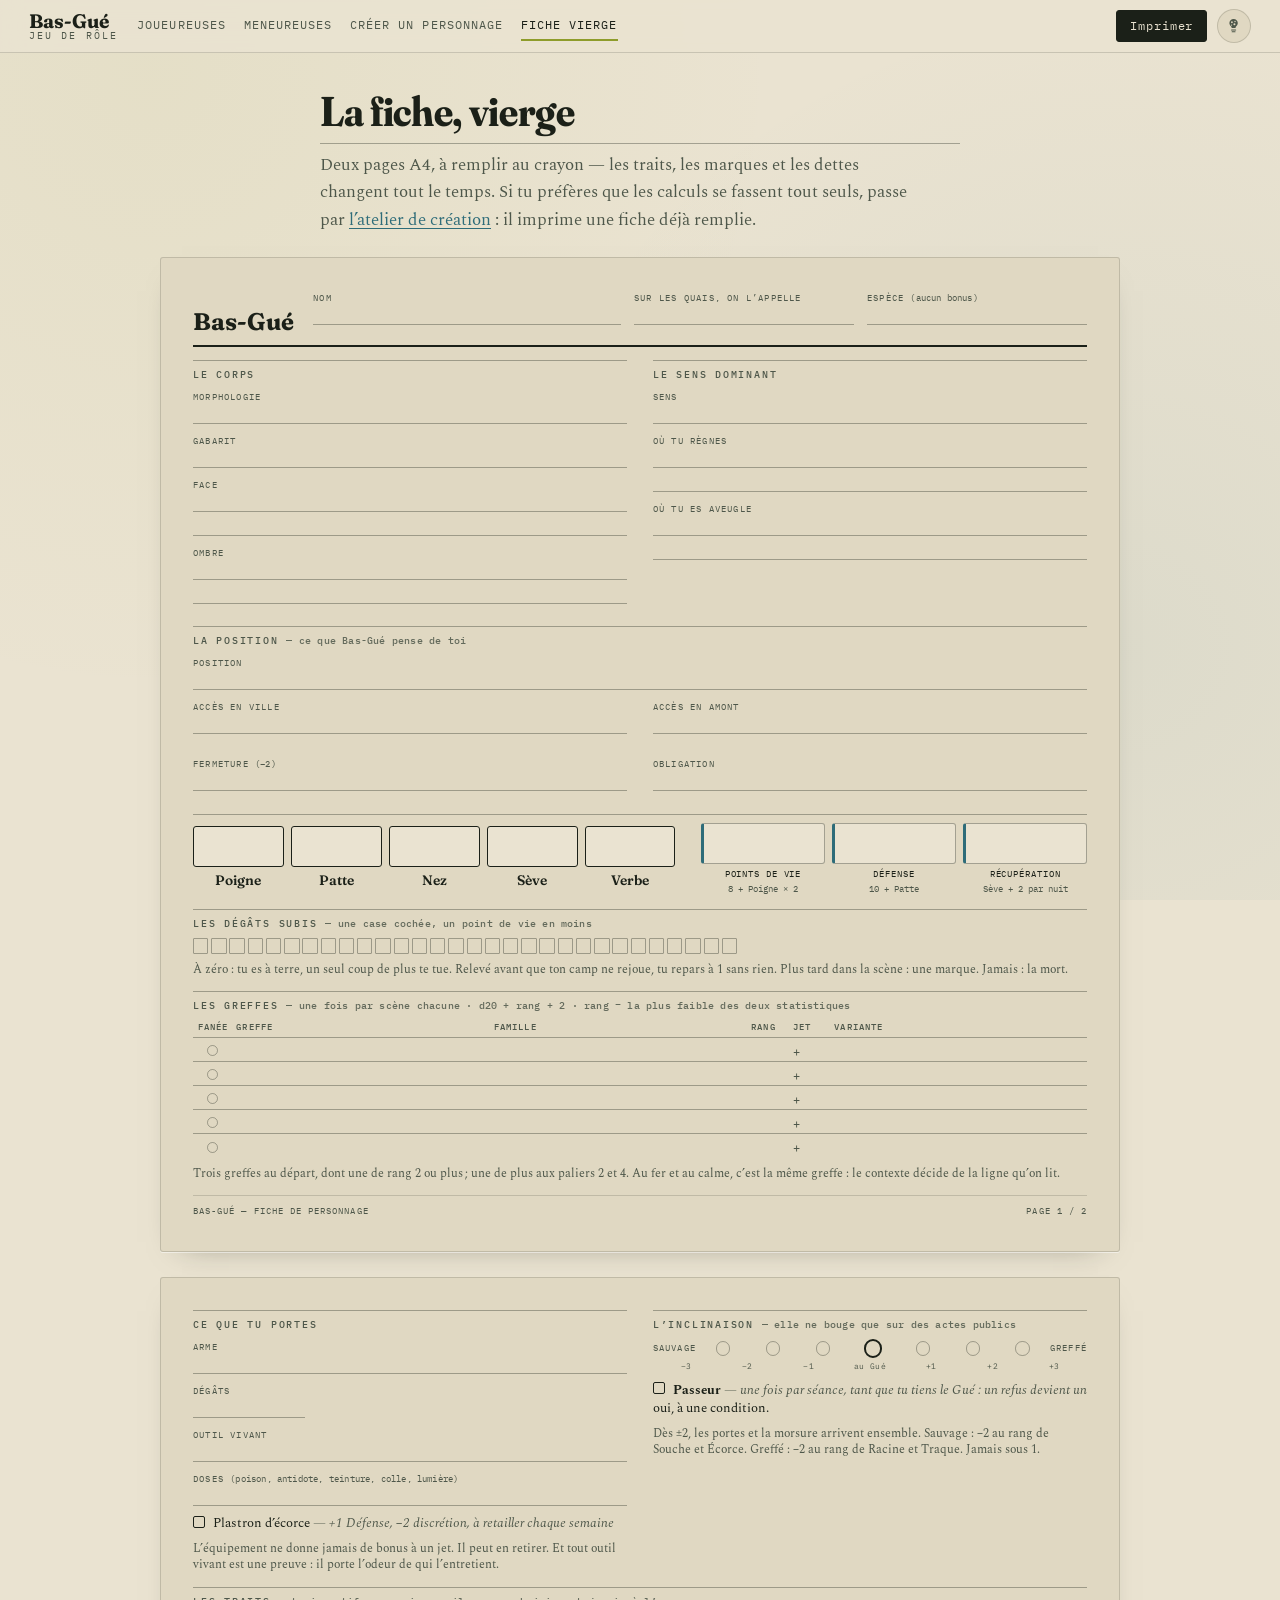
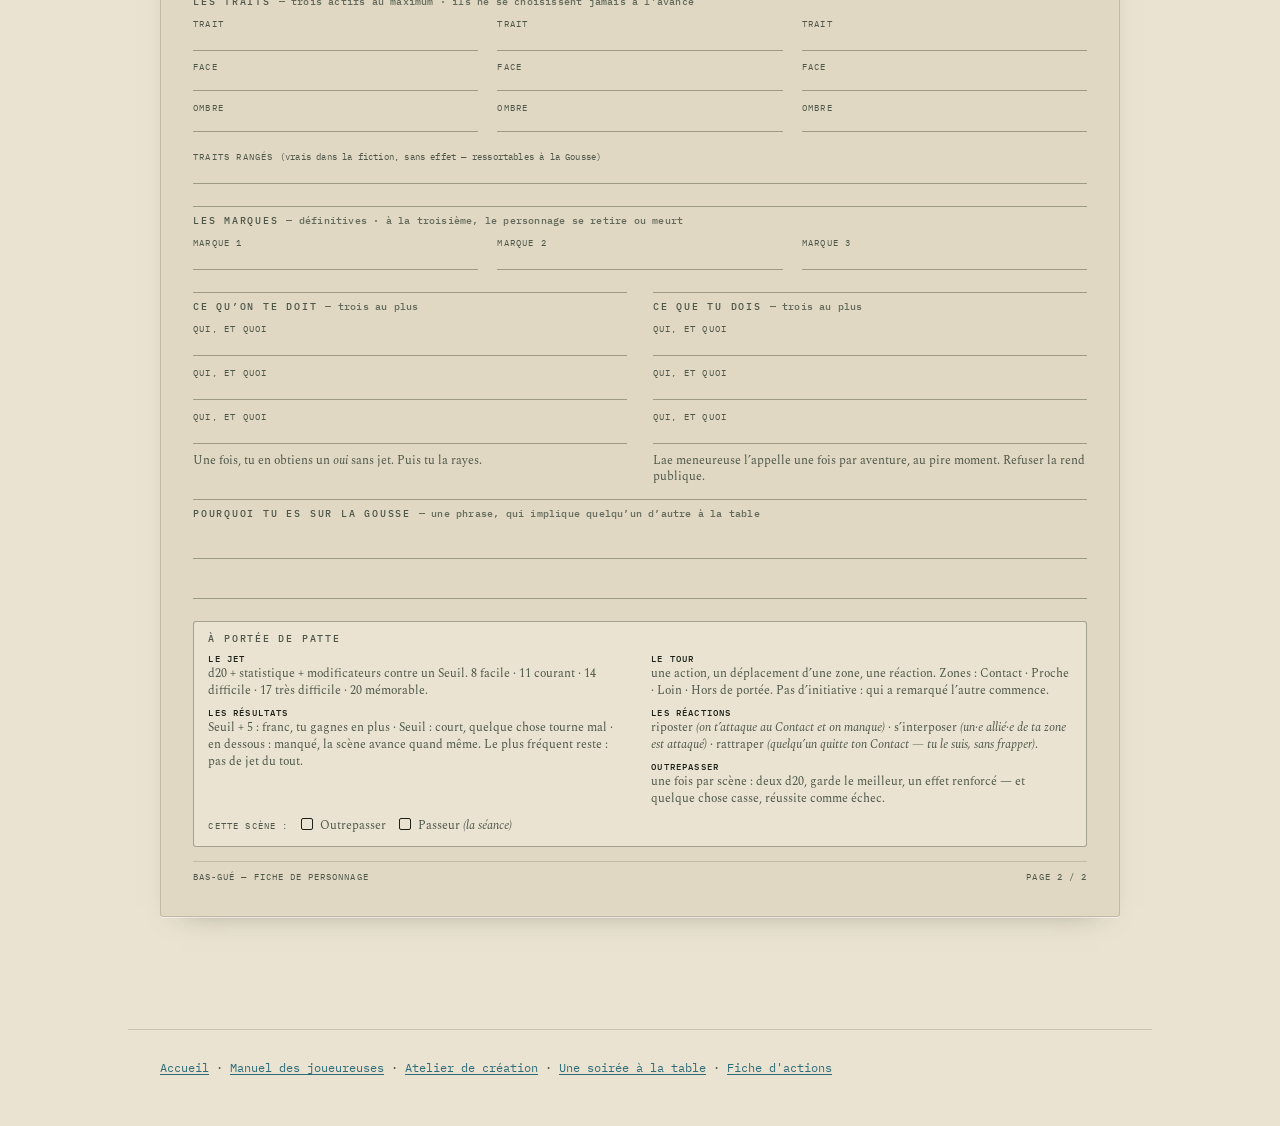
<file: fiche.html>
<!DOCTYPE html>
<html lang="fr">
<head>
<meta charset="utf-8">
<meta name="viewport" content="width=device-width, initial-scale=1">
<title>Fiche vierge — Bas-Gué</title>
<meta name="description" content="La fiche de personnage de Bas-Gué, vierge, à imprimer et remplir au crayon.">
<link rel="preconnect" href="https://fonts.googleapis.com">
<link rel="preconnect" href="https://fonts.gstatic.com" crossorigin>
<link href="https://fonts.googleapis.com/css2?family=Fraunces:ital,opsz,wght,SOFT,WONK@0,9..144,400..800,0..100,0..1;1,9..144,400..800,0..100,0..1&family=Spectral:ital,wght@0,300;0,400;0,600;1,400&family=IBM+Plex+Mono:wght@400;500;600&display=swap" rel="stylesheet">
<link rel="stylesheet" href="assets/style.css">
<link rel="stylesheet" href="assets/fiche.css">
<link rel="icon" href="assets/lichen.svg">
<script>try{var t=localStorage.getItem('basgue-lampe');if(t)document.documentElement.dataset.lampe=t;}catch(e){}</script>
</head>
<body class="page-fiche">

<header class="barre">
  <a class="marque" href="index.html"><span class="marque-nom">Bas-Gué</span><span class="marque-sous">jeu de rôle</span></a>
  <nav class="barre-nav">
    <a href="manuel-joueureuses.html">Joueureuses</a>
    <a href="manuel-meneur.html">Meneureuses</a>
    <a href="creation.html">Créer un personnage</a>
    <a href="fiche.html" aria-current="page">Fiche vierge</a>
  </nav>
  <div class="barre-outils">
    <button class="bouton-imprimer" id="imprimer" type="button">Imprimer</button>
    <button class="lampe" id="lampe" type="button" aria-pressed="false" title="Allumer ou éteindre le lichen">
      <svg viewBox="0 0 32 32" aria-hidden="true"><circle class="lampe-halo" cx="16" cy="14" r="11"/><path class="lampe-bulbe" fill-rule="evenodd" d="M16 5c-4 0-7 3-7 6.7 0 2.7 1.5 4.2 2.6 5.5.8 1 1.2 1.8 1.2 2.8h6.4c0-1 .4-1.8 1.2-2.8C21.5 15.9 23 14.4 23 11.7 23 8 20 5 16 5zM11.7 10.4a1.5 1.5 0 1 0 3 0 1.5 1.5 0 1 0-3 0zM17.3 9.2a1.1 1.1 0 1 0 2.2 0 1.1 1.1 0 1 0-2.2 0zM15.7 13.9a1.7 1.7 0 1 0 3.4 0 1.7 1.7 0 1 0-3.4 0zM11.6 15.2a1 1 0 1 0 2 0 1 1 0 1 0-2 0z"/><path class="lampe-culot" d="M12.6 23.4h6.8M13.6 26.4h4.8"/></svg>
      <span class="visuellement-cache">Lumière</span>
    </button>
  </div>
</header>

<div class="mode-emploi">
  <h1>La fiche, vierge</h1>
  <p>Deux pages A4, à remplir au crayon — les traits, les marques et les dettes changent tout le temps. Si tu préfères que les calculs se fassent tout seuls, passe par <a href="creation.html">l’atelier de création</a> : il imprime une fiche déjà remplie.</p>
</div>

<main class="feuilles">

<!-- ================= PAGE 1 ================= -->
<article class="feuille">

  <div class="feuille-entete">
    <p class="feuille-marque">Bas-Gué</p>
    <div class="entete-champs">
      <label class="ligne ligne-large"><span>Nom</span><i></i></label>
      <label class="ligne"><span>Sur les quais, on l’appelle</span><i></i></label>
      <label class="ligne"><span>Espèce <em>(aucun bonus)</em></span><i></i></label>
    </div>
  </div>

  <div class="colonnes">
    <section class="bloc">
      <h2>Le corps</h2>
      <label class="ligne"><span>Morphologie</span><i></i></label>
      <label class="ligne"><span>Gabarit</span><i></i></label>
      <label class="ligne ligne-double"><span>Face</span><i></i><i></i></label>
      <label class="ligne ligne-double"><span>Ombre</span><i></i><i></i></label>
    </section>

    <section class="bloc">
      <h2>Le sens dominant</h2>
      <label class="ligne"><span>Sens</span><i></i></label>
      <label class="ligne ligne-double"><span>Où tu règnes</span><i></i><i></i></label>
      <label class="ligne ligne-double"><span>Où tu es aveugle</span><i></i><i></i></label>
    </section>
  </div>

  <section class="bloc">
    <h2>La position <em>— ce que Bas-Gué pense de toi</em></h2>
    <label class="ligne ligne-large"><span>Position</span><i></i></label>
    <div class="colonnes">
      <label class="ligne"><span>Accès en ville</span><i></i></label>
      <label class="ligne"><span>Accès en amont</span><i></i></label>
      <label class="ligne"><span>Fermeture <em>(−2)</em></span><i></i></label>
      <label class="ligne"><span>Obligation</span><i></i></label>
    </div>
  </section>

  <section class="bloc bloc-chiffres">
    <div class="stats-cases">
      <div class="case-stat"><i></i><span>Poigne</span></div>
      <div class="case-stat"><i></i><span>Patte</span></div>
      <div class="case-stat"><i></i><span>Nez</span></div>
      <div class="case-stat"><i></i><span>Sève</span></div>
      <div class="case-stat"><i></i><span>Verbe</span></div>
    </div>
    <div class="derivees-cases">
      <div class="case-derivee"><i></i><span>Points de vie</span><em>8 + Poigne × 2</em></div>
      <div class="case-derivee"><i></i><span>Défense</span><em>10 + Patte</em></div>
      <div class="case-derivee"><i></i><span>Récupération</span><em>Sève + 2 par nuit</em></div>
    </div>
  </section>

  <section class="bloc">
    <h2>Les dégâts subis <em>— une case cochée, un point de vie en moins</em></h2>
    <div class="grille-pv">
      <i></i><i></i><i></i><i></i><i></i><i></i><i></i><i></i><i></i><i></i>
      <i></i><i></i><i></i><i></i><i></i><i></i><i></i><i></i><i></i><i></i>
      <i></i><i></i><i></i><i></i><i></i><i></i><i></i><i></i><i></i><i></i>
    </div>
    <p class="bloc-note">À zéro : tu es à terre, un seul coup de plus te tue. Relevé avant que ton camp ne rejoue, tu repars à 1 sans rien. Plus tard dans la scène : une marque. Jamais : la mort.</p>
  </section>

  <section class="bloc">
    <h2>Les greffes <em>— une fois par scène chacune · d20 + rang + 2 · rang = la plus faible des deux statistiques</em></h2>
    <table class="table-greffes">
      <thead>
        <tr><th class="col-fane">fanée</th><th>Greffe</th><th>Famille</th><th class="col-mini">Rang</th><th class="col-mini">Jet</th><th>Variante</th></tr>
      </thead>
      <tbody>
        <tr><td class="col-fane"><i></i></td><td></td><td></td><td class="col-mini"></td><td class="col-mini">+</td><td></td></tr>
        <tr><td class="col-fane"><i></i></td><td></td><td></td><td class="col-mini"></td><td class="col-mini">+</td><td></td></tr>
        <tr><td class="col-fane"><i></i></td><td></td><td></td><td class="col-mini"></td><td class="col-mini">+</td><td></td></tr>
        <tr><td class="col-fane"><i></i></td><td></td><td></td><td class="col-mini"></td><td class="col-mini">+</td><td></td></tr>
        <tr><td class="col-fane"><i></i></td><td></td><td></td><td class="col-mini"></td><td class="col-mini">+</td><td></td></tr>
      </tbody>
    </table>
    <p class="bloc-note">Trois greffes au départ, dont une de rang 2 ou plus ; une de plus aux paliers 2 et 4. Au fer et au calme, c’est la même greffe : le contexte décide de la ligne qu’on lit.</p>
  </section>

  <p class="pied-feuille"><span>Bas-Gué — fiche de personnage</span><span>page 1 / 2</span></p>
</article>

<!-- ================= PAGE 2 ================= -->
<article class="feuille">

  <div class="colonnes">
    <section class="bloc">
      <h2>Ce que tu portes</h2>
      <label class="ligne"><span>Arme</span><i></i></label>
      <label class="ligne ligne-courte"><span>Dégâts</span><i></i></label>
      <label class="ligne"><span>Outil vivant</span><i></i></label>
      <label class="ligne"><span>Doses <em>(poison, antidote, teinture, colle, lumière)</em></span><i></i></label>
      <p class="case-a-cocher"><i></i> Plastron d’écorce <em>— +1 Défense, −2 discrétion, à retailler chaque semaine</em></p>
      <p class="bloc-note">L’équipement ne donne jamais de bonus à un jet. Il peut en retirer. Et tout outil vivant est une preuve : il porte l’odeur de qui l’entretient.</p>
    </section>

    <section class="bloc">
      <h2>L’Inclinaison <em>— elle ne bouge que sur des actes publics</em></h2>
      <div class="regle-fiche">
        <span>Sauvage</span>
        <i></i><i></i><i></i><i class="gue"></i><i></i><i></i><i></i>
        <span>Greffé</span>
      </div>
      <p class="regle-legende"><b>−3</b><b>−2</b><b>−1</b><b>au Gué</b><b>+1</b><b>+2</b><b>+3</b></p>
      <p class="case-a-cocher"><i></i> <b>Passeur</b> <em>— une fois par séance, tant que tu tiens le Gué : un refus devient un</em> oui, à une condition.</p>
      <p class="bloc-note">Dès ±2, les portes et la morsure arrivent ensemble. Sauvage : −2 au rang de Souche et Écorce. Greffé : −2 au rang de Racine et Traque. Jamais sous 1.</p>
    </section>
  </div>

  <section class="bloc">
    <h2>Les traits <em>— trois actifs au maximum · ils ne se choisissent jamais à l’avance</em></h2>
    <div class="trois-lignes">
      <div class="entree-trait"><label class="ligne"><span>Trait</span><i></i></label><label class="ligne ligne-mi"><span>Face</span><i></i></label><label class="ligne ligne-mi"><span>Ombre</span><i></i></label></div>
      <div class="entree-trait"><label class="ligne"><span>Trait</span><i></i></label><label class="ligne ligne-mi"><span>Face</span><i></i></label><label class="ligne ligne-mi"><span>Ombre</span><i></i></label></div>
      <div class="entree-trait"><label class="ligne"><span>Trait</span><i></i></label><label class="ligne ligne-mi"><span>Face</span><i></i></label><label class="ligne ligne-mi"><span>Ombre</span><i></i></label></div>
    </div>
    <label class="ligne"><span>Traits rangés <em>(vrais dans la fiction, sans effet — ressortables à la Gousse)</em></span><i></i></label>
  </section>

  <section class="bloc">
    <h2>Les marques <em>— définitives · à la troisième, le personnage se retire ou meurt</em></h2>
    <div class="trois-lignes">
      <label class="ligne"><span>Marque 1</span><i></i></label>
      <label class="ligne"><span>Marque 2</span><i></i></label>
      <label class="ligne"><span>Marque 3</span><i></i></label>
    </div>
  </section>

  <div class="colonnes">
    <section class="bloc">
      <h2>Ce qu’on te doit <em>— trois au plus</em></h2>
      <label class="ligne"><span>Qui, et quoi</span><i></i></label>
      <label class="ligne"><span>Qui, et quoi</span><i></i></label>
      <label class="ligne"><span>Qui, et quoi</span><i></i></label>
      <p class="bloc-note">Une fois, tu en obtiens un <em>oui</em> sans jet. Puis tu la rayes.</p>
    </section>
    <section class="bloc">
      <h2>Ce que tu dois <em>— trois au plus</em></h2>
      <label class="ligne"><span>Qui, et quoi</span><i></i></label>
      <label class="ligne"><span>Qui, et quoi</span><i></i></label>
      <label class="ligne"><span>Qui, et quoi</span><i></i></label>
      <p class="bloc-note">Lae meneureuse l’appelle une fois par aventure, au pire moment. Refuser la rend publique.</p>
    </section>
  </div>

  <section class="bloc">
    <h2>Pourquoi tu es sur la Gousse <em>— une phrase, qui implique quelqu’un d’autre à la table</em></h2>
    <label class="ligne ligne-large"><span></span><i></i></label>
    <label class="ligne ligne-large"><span></span><i></i></label>
  </section>

  <section class="bloc bloc-memo">
    <h2>À portée de patte</h2>
    <div class="memo">
      <p><b>Le jet</b> d20 + statistique + modificateurs contre un Seuil. 8 facile · 11 courant · 14 difficile · 17 très difficile · 20 mémorable.</p>
      <p><b>Les résultats</b> Seuil + 5 : franc, tu gagnes en plus · Seuil : court, quelque chose tourne mal · en dessous : manqué, la scène avance quand même. Le plus fréquent reste : pas de jet du tout.</p>
      <p><b>Le tour</b> une action, un déplacement d’une zone, une réaction. Zones : Contact · Proche · Loin · Hors de portée. Pas d’initiative : qui a remarqué l’autre commence.</p>
      <p><b>Les réactions</b> riposter <em>(on t’attaque au Contact et on manque)</em> · s’interposer <em>(un·e allié·e de ta zone est attaqué)</em> · rattraper <em>(quelqu’un quitte ton Contact — tu le suis, sans frapper)</em>.</p>
      <p><b>Outrepasser</b> une fois par scène : deux d20, garde le meilleur, un effet renforcé — et quelque chose casse, réussite comme échec.</p>
    </div>
    <p class="cases-scene"><span>Cette scène :</span> <i></i> Outrepasser <i></i> Passeur <em>(la séance)</em></p>
  </section>

  <p class="pied-feuille"><span>Bas-Gué — fiche de personnage</span><span>page 2 / 2</span></p>
</article>

</main>

<footer class="pied-site">
  <p class="pied-liens"><a href="index.html">Accueil</a> · <a href="manuel-joueureuses.html">Manuel des joueureuses</a> · <a href="creation.html">Atelier de création</a> · <a href="table.html">Une soirée à la table</a> · <a href="actions.html">Fiche d'actions</a></p>
</footer>

<script src="assets/site.js"></script>
<script>
document.getElementById('imprimer').addEventListener('click',function(){window.print();});
</script>
</body>
</html>
</file>
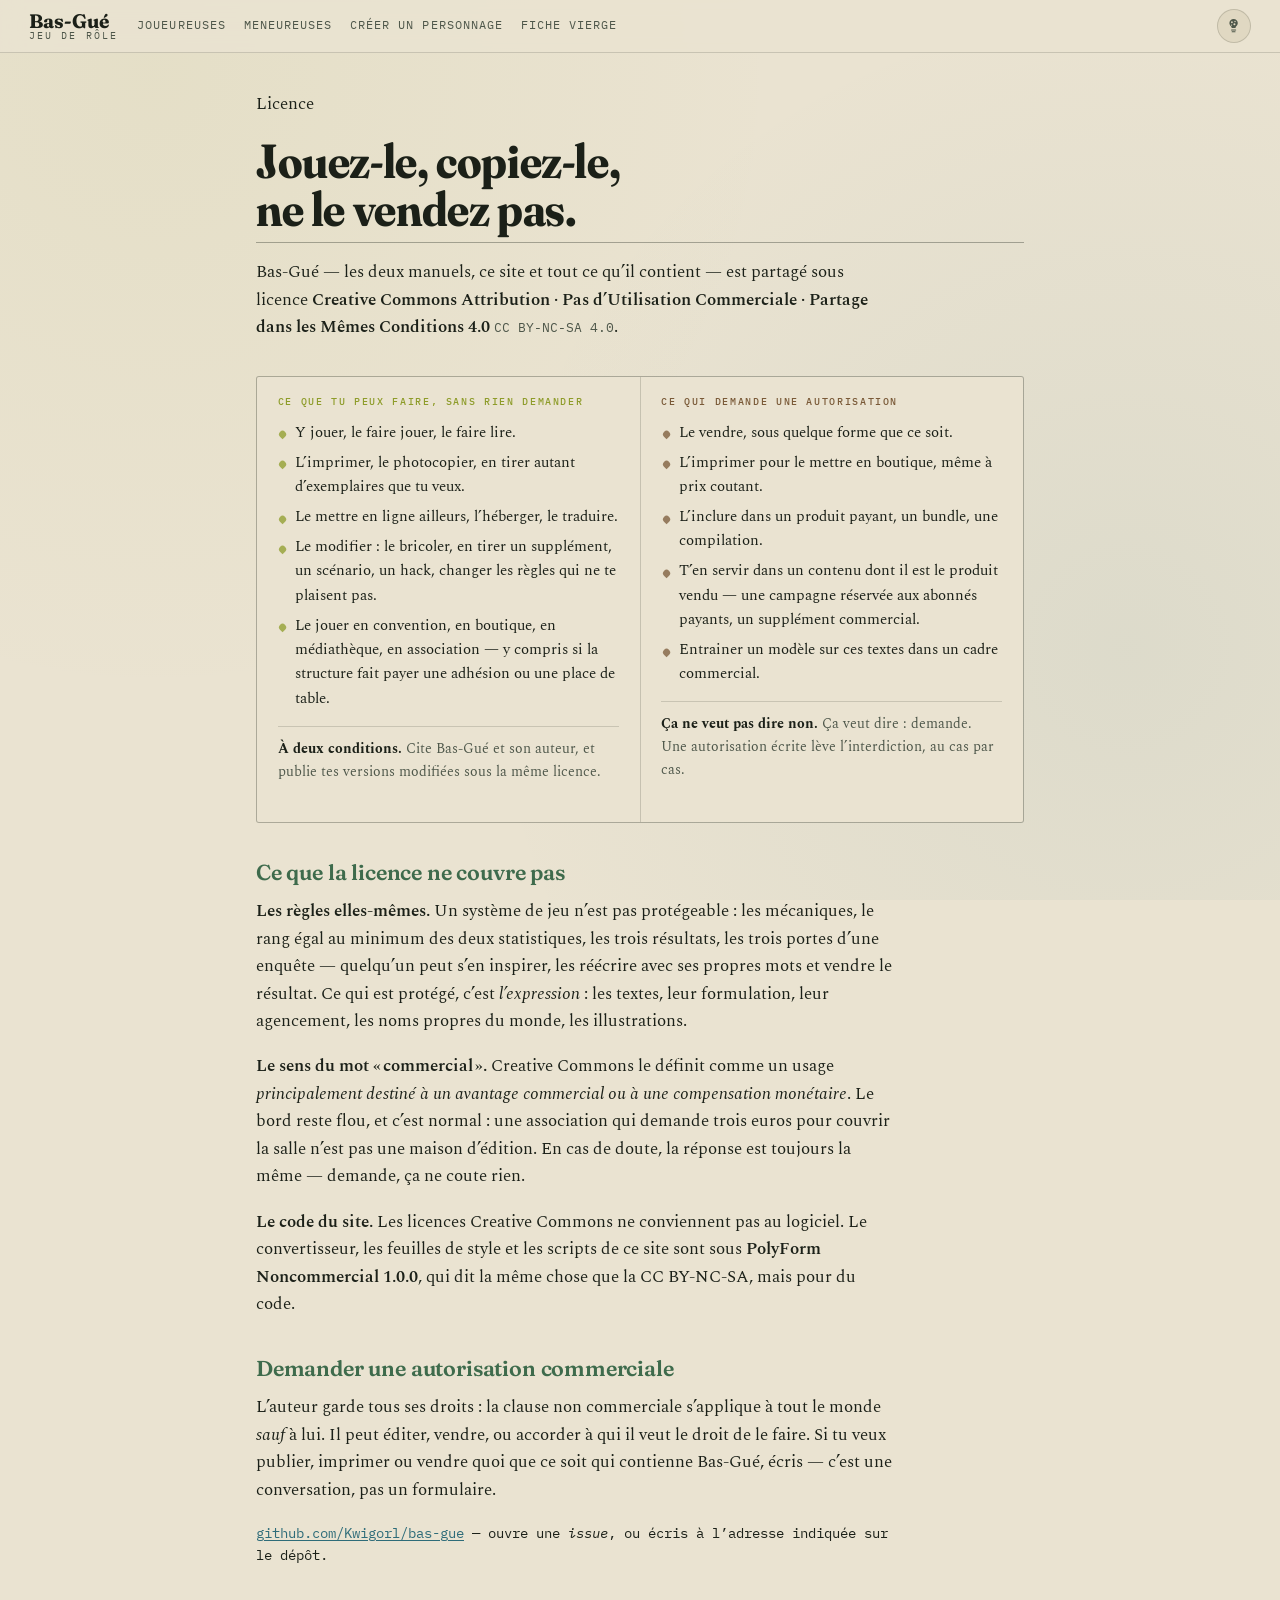
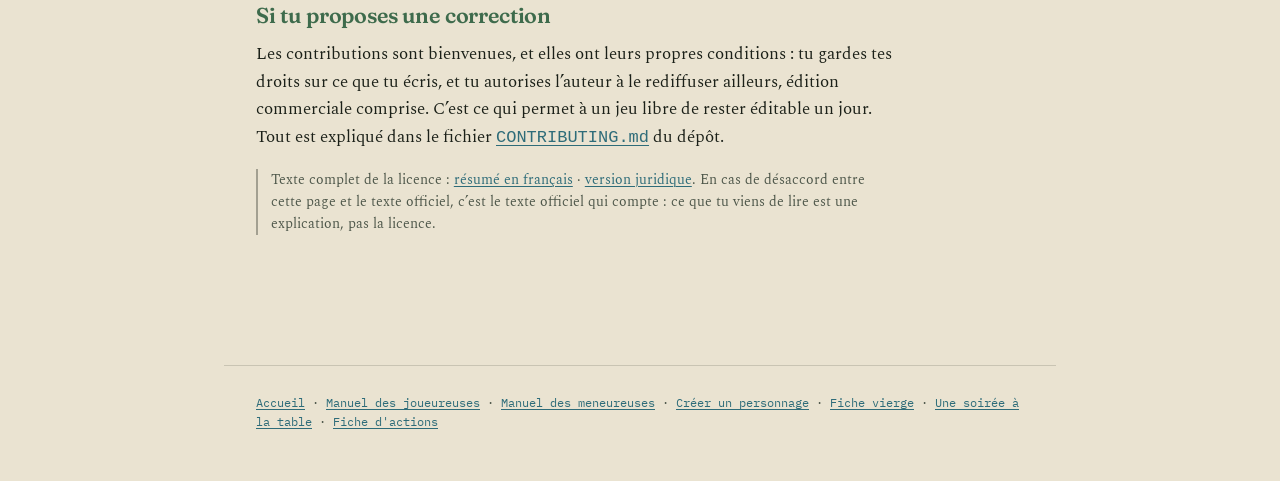
<file: licence.html>
<!DOCTYPE html>
<html lang="fr">
<head>
<meta charset="utf-8">
<meta name="viewport" content="width=device-width, initial-scale=1">
<title>Licence — Bas-Gué</title>
<meta name="description" content="Bas-Gué est partagé sous licence CC BY-NC-SA 4.0 : libre à jouer, à copier et à modifier, jamais à vendre.">
<link rel="preconnect" href="https://fonts.googleapis.com">
<link rel="preconnect" href="https://fonts.gstatic.com" crossorigin>
<link href="https://fonts.googleapis.com/css2?family=Fraunces:ital,opsz,wght,SOFT,WONK@0,9..144,400..800,0..100,0..1;1,9..144,400..800,0..100,0..1&family=Spectral:ital,wght@0,300;0,400;0,600;1,400&family=IBM+Plex+Mono:wght@400;500;600&display=swap" rel="stylesheet">
<link rel="stylesheet" href="assets/style.css">
<link rel="stylesheet" href="assets/licence.css">
<link rel="icon" href="assets/lichen.svg">
<script>try{var t=localStorage.getItem('basgue-lampe');if(t)document.documentElement.dataset.lampe=t;}catch(e){}</script>
</head>
<body class="page-licence">

<header class="barre">
  <a class="marque" href="index.html"><span class="marque-nom">Bas-Gué</span><span class="marque-sous">jeu de rôle</span></a>
  <nav class="barre-nav">
    <a href="manuel-joueureuses.html">Joueureuses</a>
    <a href="manuel-meneur.html">Meneureuses</a>
    <a href="creation.html">Créer un personnage</a>
    <a href="fiche.html">Fiche vierge</a>
  </nav>
  <div class="barre-outils">
    <button class="lampe" id="lampe" type="button" aria-pressed="false" title="Allumer ou éteindre le lichen">
      <svg viewBox="0 0 32 32" aria-hidden="true"><circle class="lampe-halo" cx="16" cy="14" r="11"/><path class="lampe-bulbe" fill-rule="evenodd" d="M16 5c-4 0-7 3-7 6.7 0 2.7 1.5 4.2 2.6 5.5.8 1 1.2 1.8 1.2 2.8h6.4c0-1 .4-1.8 1.2-2.8C21.5 15.9 23 14.4 23 11.7 23 8 20 5 16 5zM11.7 10.4a1.5 1.5 0 1 0 3 0 1.5 1.5 0 1 0-3 0zM17.3 9.2a1.1 1.1 0 1 0 2.2 0 1.1 1.1 0 1 0-2.2 0zM15.7 13.9a1.7 1.7 0 1 0 3.4 0 1.7 1.7 0 1 0-3.4 0zM11.6 15.2a1 1 0 1 0 2 0 1 1 0 1 0-2 0z"/><path class="lampe-culot" d="M12.6 23.4h6.8M13.6 26.4h4.8"/></svg>
      <span class="visuellement-cache">Lumière</span>
    </button>
  </div>
</header>

<main class="page-texte">

  <p class="eyebrow">Licence</p>
  <h1>Jouez-le, copiez-le,<br>ne le vendez pas.</h1>

  <p class="chapo">Bas-Gué — les deux manuels, ce site et tout ce qu’il contient — est partagé sous licence <strong>Creative Commons Attribution · Pas d’Utilisation Commerciale · Partage dans les Mêmes Conditions 4.0</strong> <span class="sigle">CC BY-NC-SA 4.0</span>.</p>

  <div class="deux-colonnes">
    <section class="permis">
      <h2>Ce que tu peux faire, sans rien demander</h2>
      <ul>
        <li>Y jouer, le faire jouer, le faire lire.</li>
        <li>L’imprimer, le photocopier, en tirer autant d’exemplaires que tu veux.</li>
        <li>Le mettre en ligne ailleurs, l’héberger, le traduire.</li>
        <li>Le modifier : le bricoler, en tirer un supplément, un scénario, un hack, changer les règles qui ne te plaisent pas.</li>
        <li>Le jouer en convention, en boutique, en médiathèque, en association — y compris si la structure fait payer une adhésion ou une place de table.</li>
      </ul>
      <p class="condition"><b>À deux conditions.</b> Cite Bas-Gué et son auteur, et publie tes versions modifiées sous la même licence.</p>
    </section>

    <section class="interdit">
      <h2>Ce qui demande une autorisation</h2>
      <ul>
        <li>Le vendre, sous quelque forme que ce soit.</li>
        <li>L’imprimer pour le mettre en boutique, même à prix coutant.</li>
        <li>L’inclure dans un produit payant, un bundle, une compilation.</li>
        <li>T’en servir dans un contenu dont il est le produit vendu — une campagne réservée aux abonnés payants, un supplément commercial.</li>
        <li>Entrainer un modèle sur ces textes dans un cadre commercial.</li>
      </ul>
      <p class="condition"><b>Ça ne veut pas dire non.</b> Ça veut dire : demande. Une autorisation écrite lève l’interdiction, au cas par cas.</p>
    </section>
  </div>

  <h2 class="titre-section">Ce que la licence ne couvre pas</h2>

  <p><strong>Les règles elles-mêmes.</strong> Un système de jeu n’est pas protégeable : les mécaniques, le rang égal au minimum des deux statistiques, les trois résultats, les trois portes d’une enquête — quelqu’un peut s’en inspirer, les réécrire avec ses propres mots et vendre le résultat. Ce qui est protégé, c’est <em>l’expression</em> : les textes, leur formulation, leur agencement, les noms propres du monde, les illustrations.</p>

  <p><strong>Le sens du mot « commercial ».</strong> Creative Commons le définit comme un usage <em>principalement destiné à un avantage commercial ou à une compensation monétaire</em>. Le bord reste flou, et c’est normal : une association qui demande trois euros pour couvrir la salle n’est pas une maison d’édition. En cas de doute, la réponse est toujours la même — demande, ça ne coute rien.</p>

  <p><strong>Le code du site.</strong> Les licences Creative Commons ne conviennent pas au logiciel. Le convertisseur, les feuilles de style et les scripts de ce site sont sous <strong>PolyForm Noncommercial 1.0.0</strong>, qui dit la même chose que la CC BY-NC-SA, mais pour du code.</p>

  <h2 class="titre-section">Demander une autorisation commerciale</h2>

  <p>L’auteur garde tous ses droits : la clause non commerciale s’applique à tout le monde <em>sauf</em> à lui. Il peut éditer, vendre, ou accorder à qui il veut le droit de le faire. Si tu veux publier, imprimer ou vendre quoi que ce soit qui contienne Bas-Gué, écris — c’est une conversation, pas un formulaire.</p>

  <p class="contact"><a href="https://github.com/Kwigorl/bas-gue">github.com/Kwigorl/bas-gue</a> — ouvre une <em>issue</em>, ou écris à l’adresse indiquée sur le dépôt.</p>

  <h2 class="titre-section">Si tu proposes une correction</h2>

  <p>Les contributions sont bienvenues, et elles ont leurs propres conditions : tu gardes tes droits sur ce que tu écris, et tu autorises l’auteur à le rediffuser ailleurs, édition commerciale comprise. C’est ce qui permet à un jeu libre de rester éditable un jour. Tout est expliqué dans le fichier <a href="https://github.com/Kwigorl/bas-gue/blob/main/CONTRIBUTING.md"><code>CONTRIBUTING.md</code></a> du dépôt.</p>

  <p class="renvoi">Texte complet de la licence : <a href="https://creativecommons.org/licenses/by-nc-sa/4.0/deed.fr" rel="license">résumé en français</a> · <a href="https://creativecommons.org/licenses/by-nc-sa/4.0/legalcode.fr">version juridique</a>. En cas de désaccord entre cette page et le texte officiel, c’est le texte officiel qui compte : ce que tu viens de lire est une explication, pas la licence.</p>

</main>

<footer class="pied-site">
  <p class="pied-liens"><a href="index.html">Accueil</a> · <a href="manuel-joueureuses.html">Manuel des joueureuses</a> · <a href="manuel-meneur.html">Manuel des meneureuses</a> · <a href="creation.html">Créer un personnage</a> · <a href="fiche.html">Fiche vierge</a> · <a href="table.html">Une soirée à la table</a> · <a href="actions.html">Fiche d'actions</a></p>
</footer>

<script src="assets/site.js"></script>
</body>
</html>
</file>
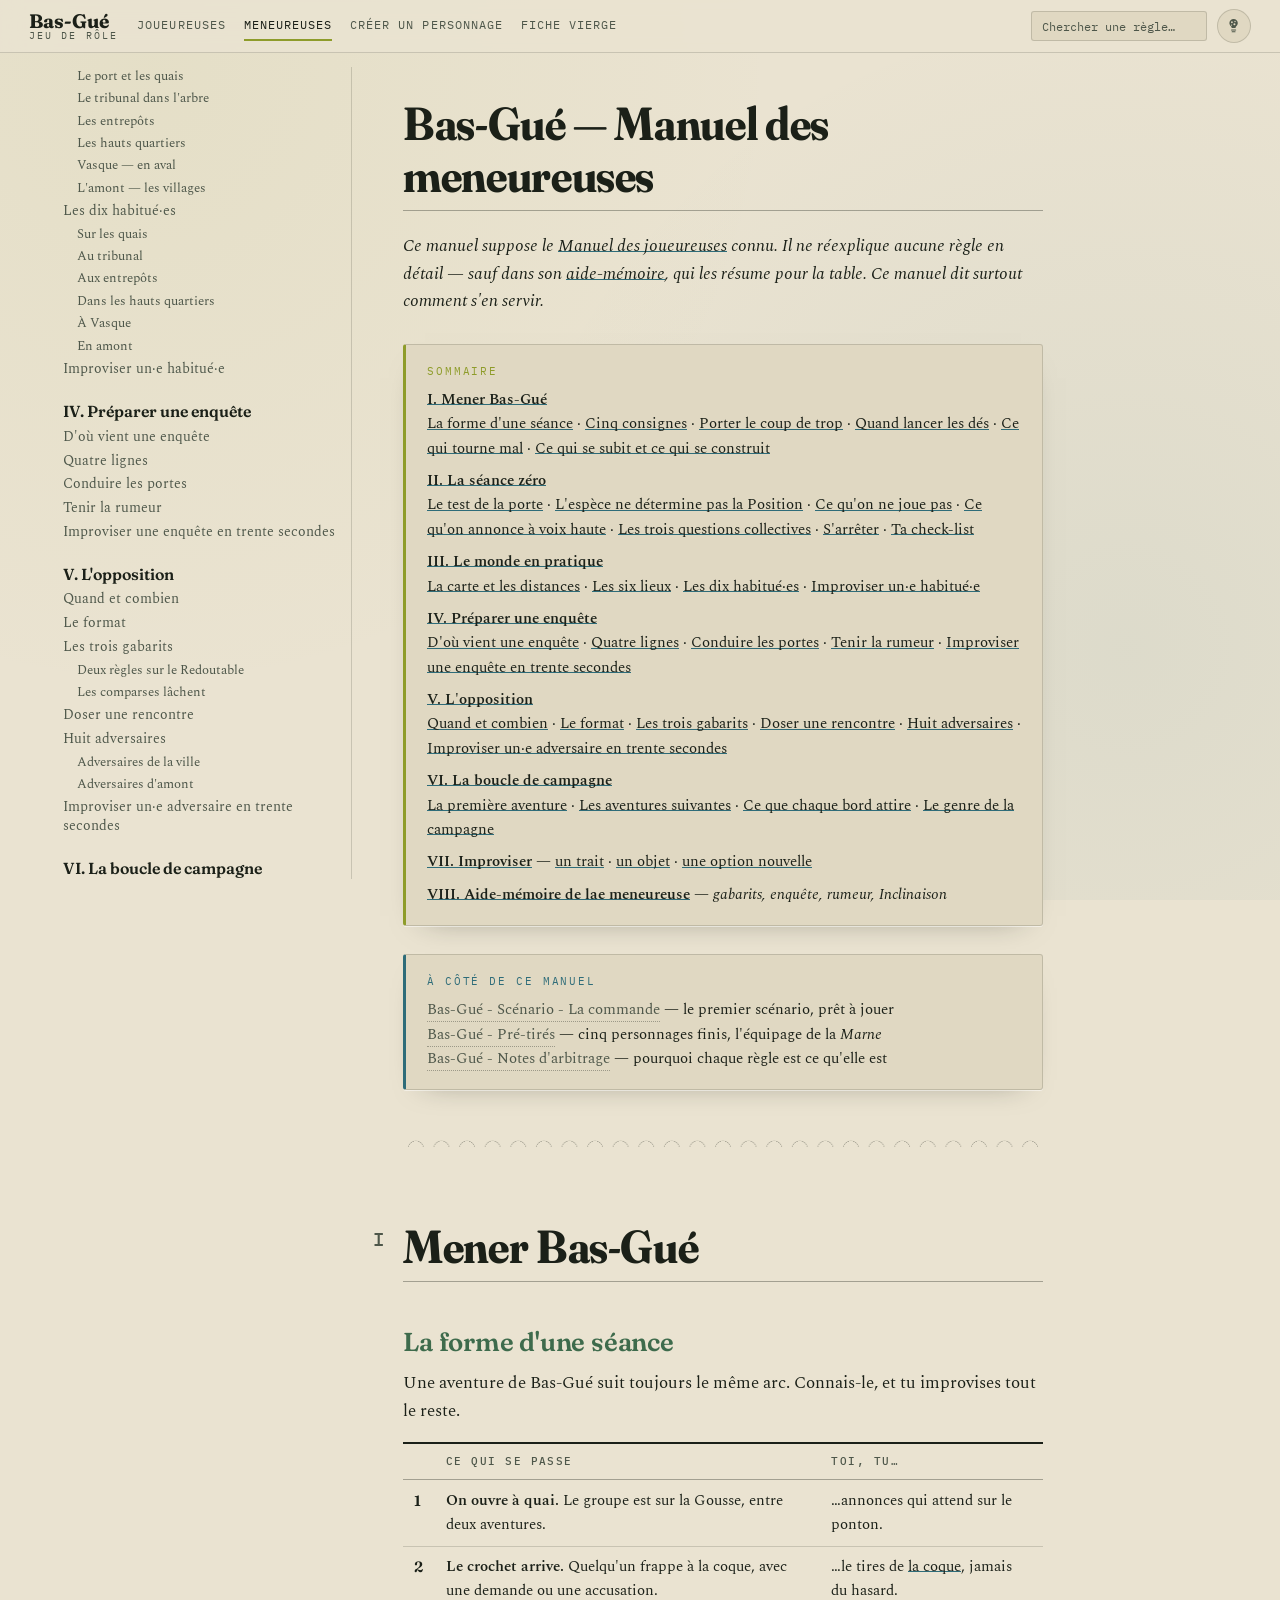
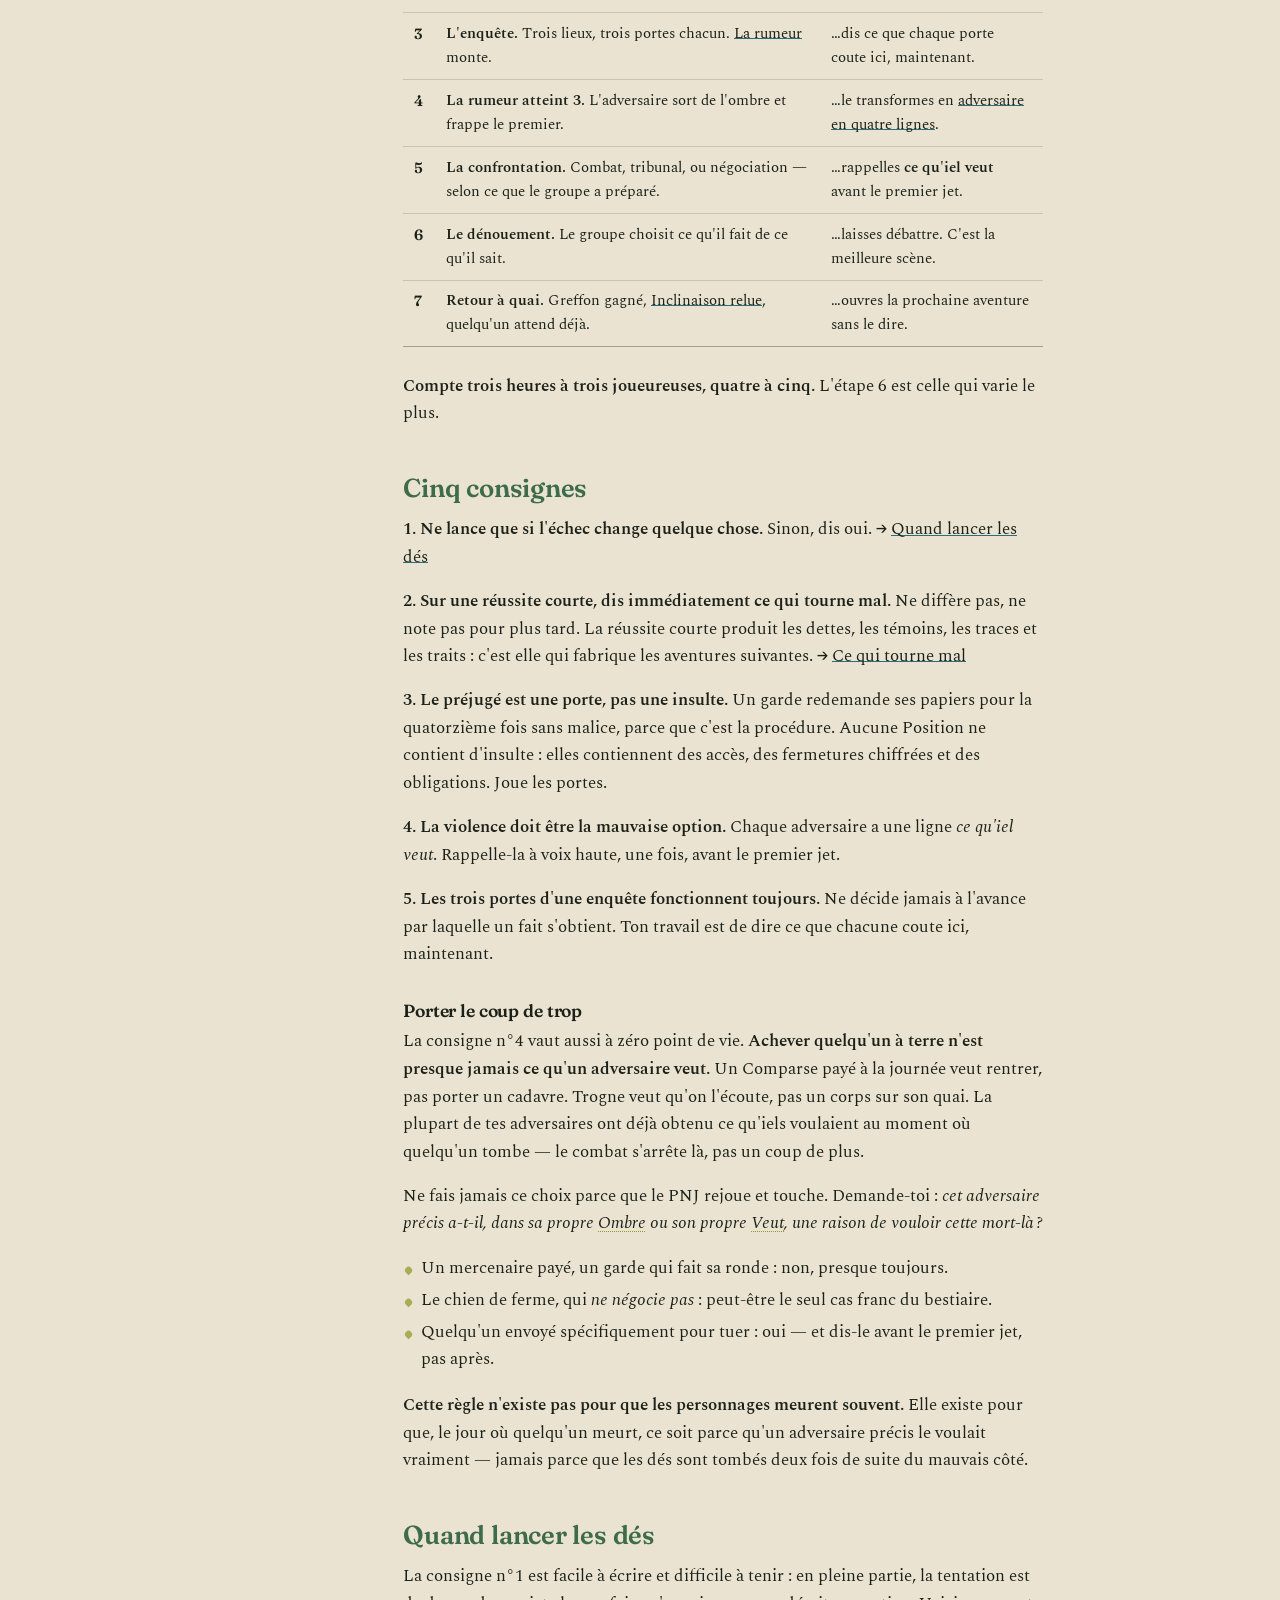
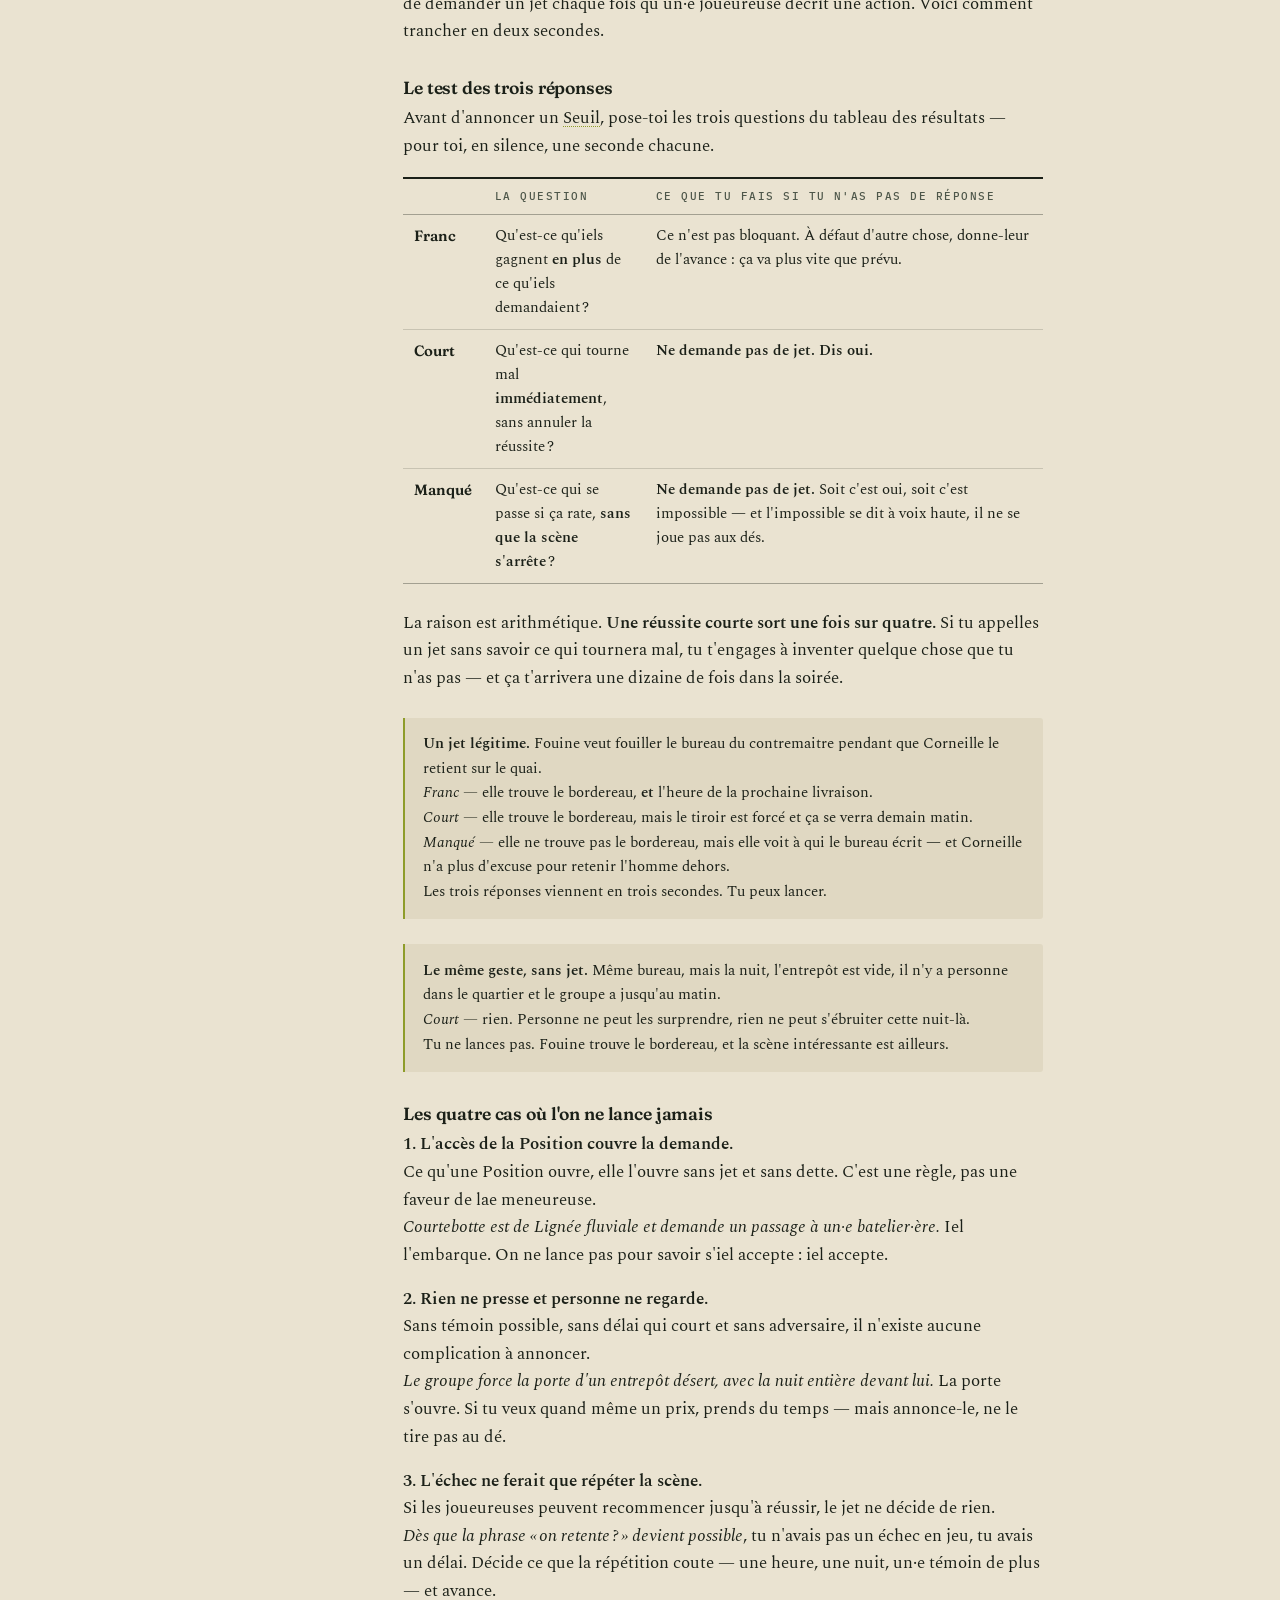
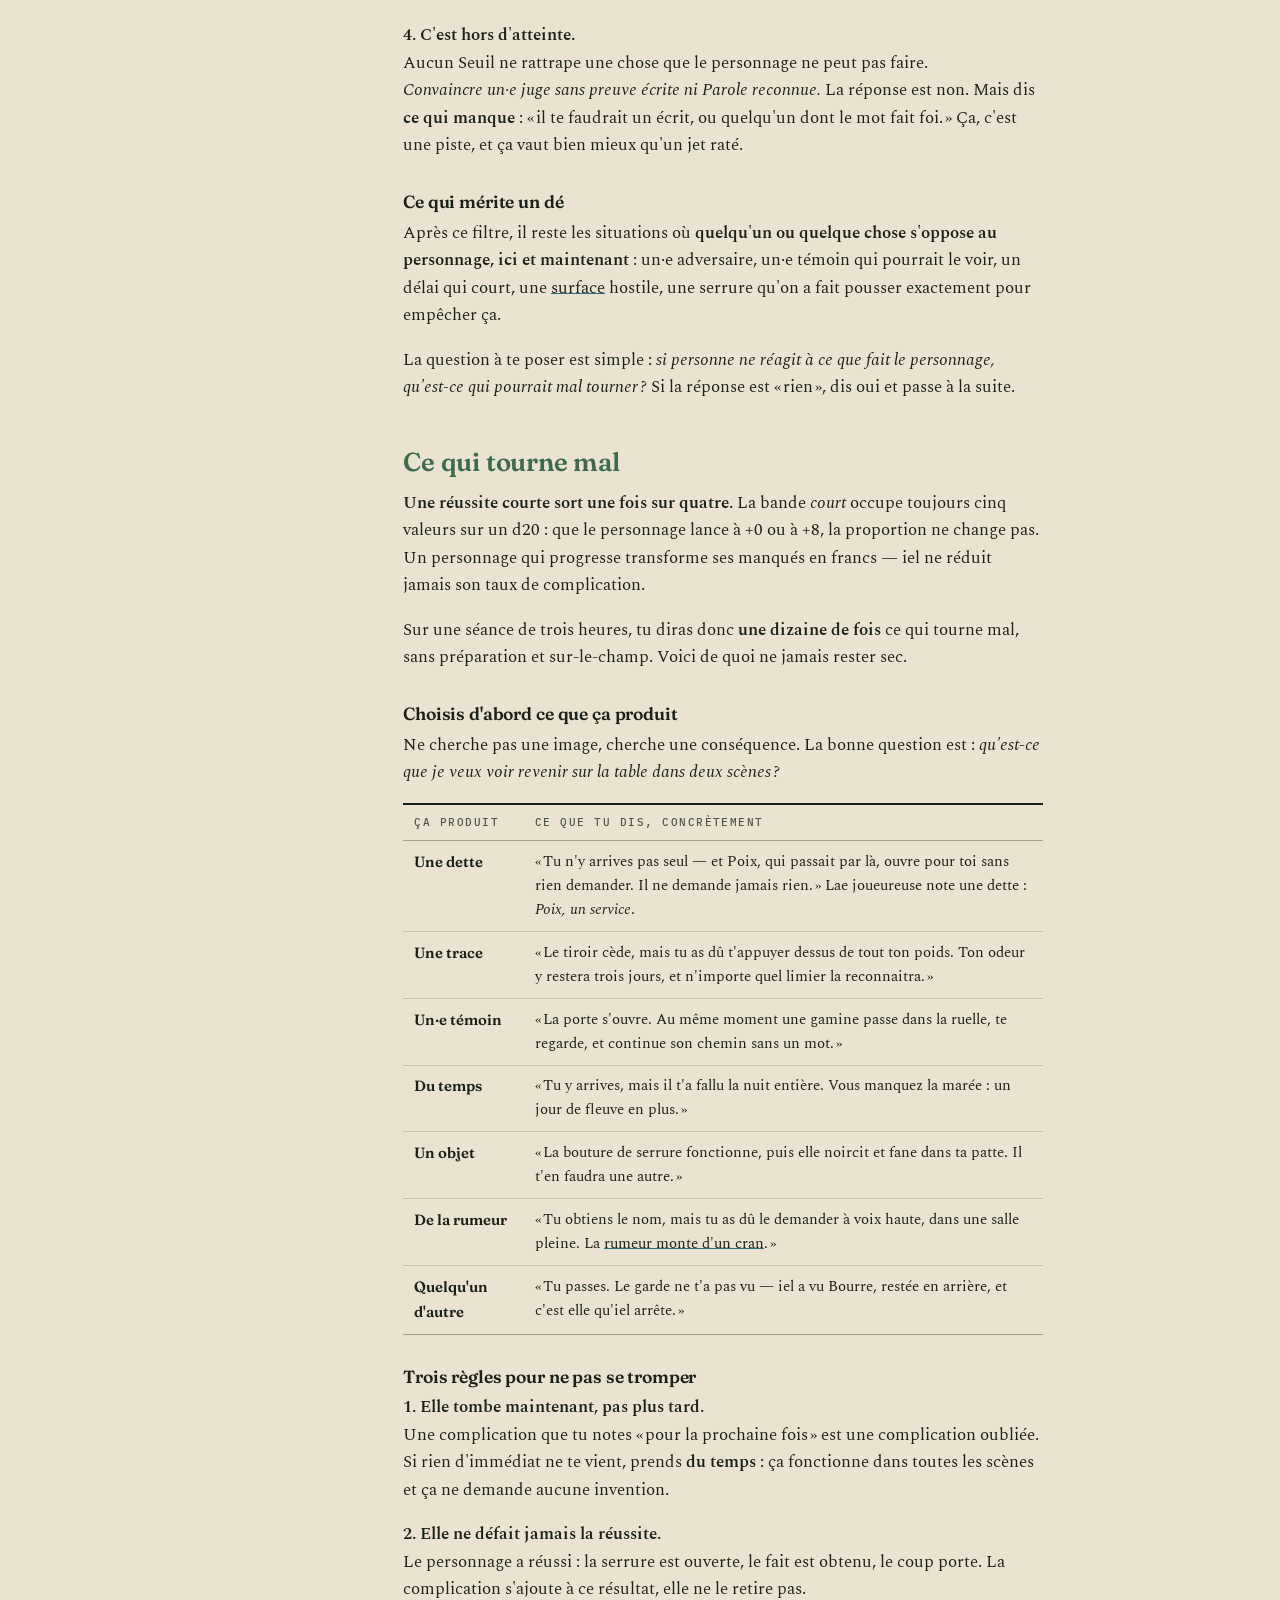
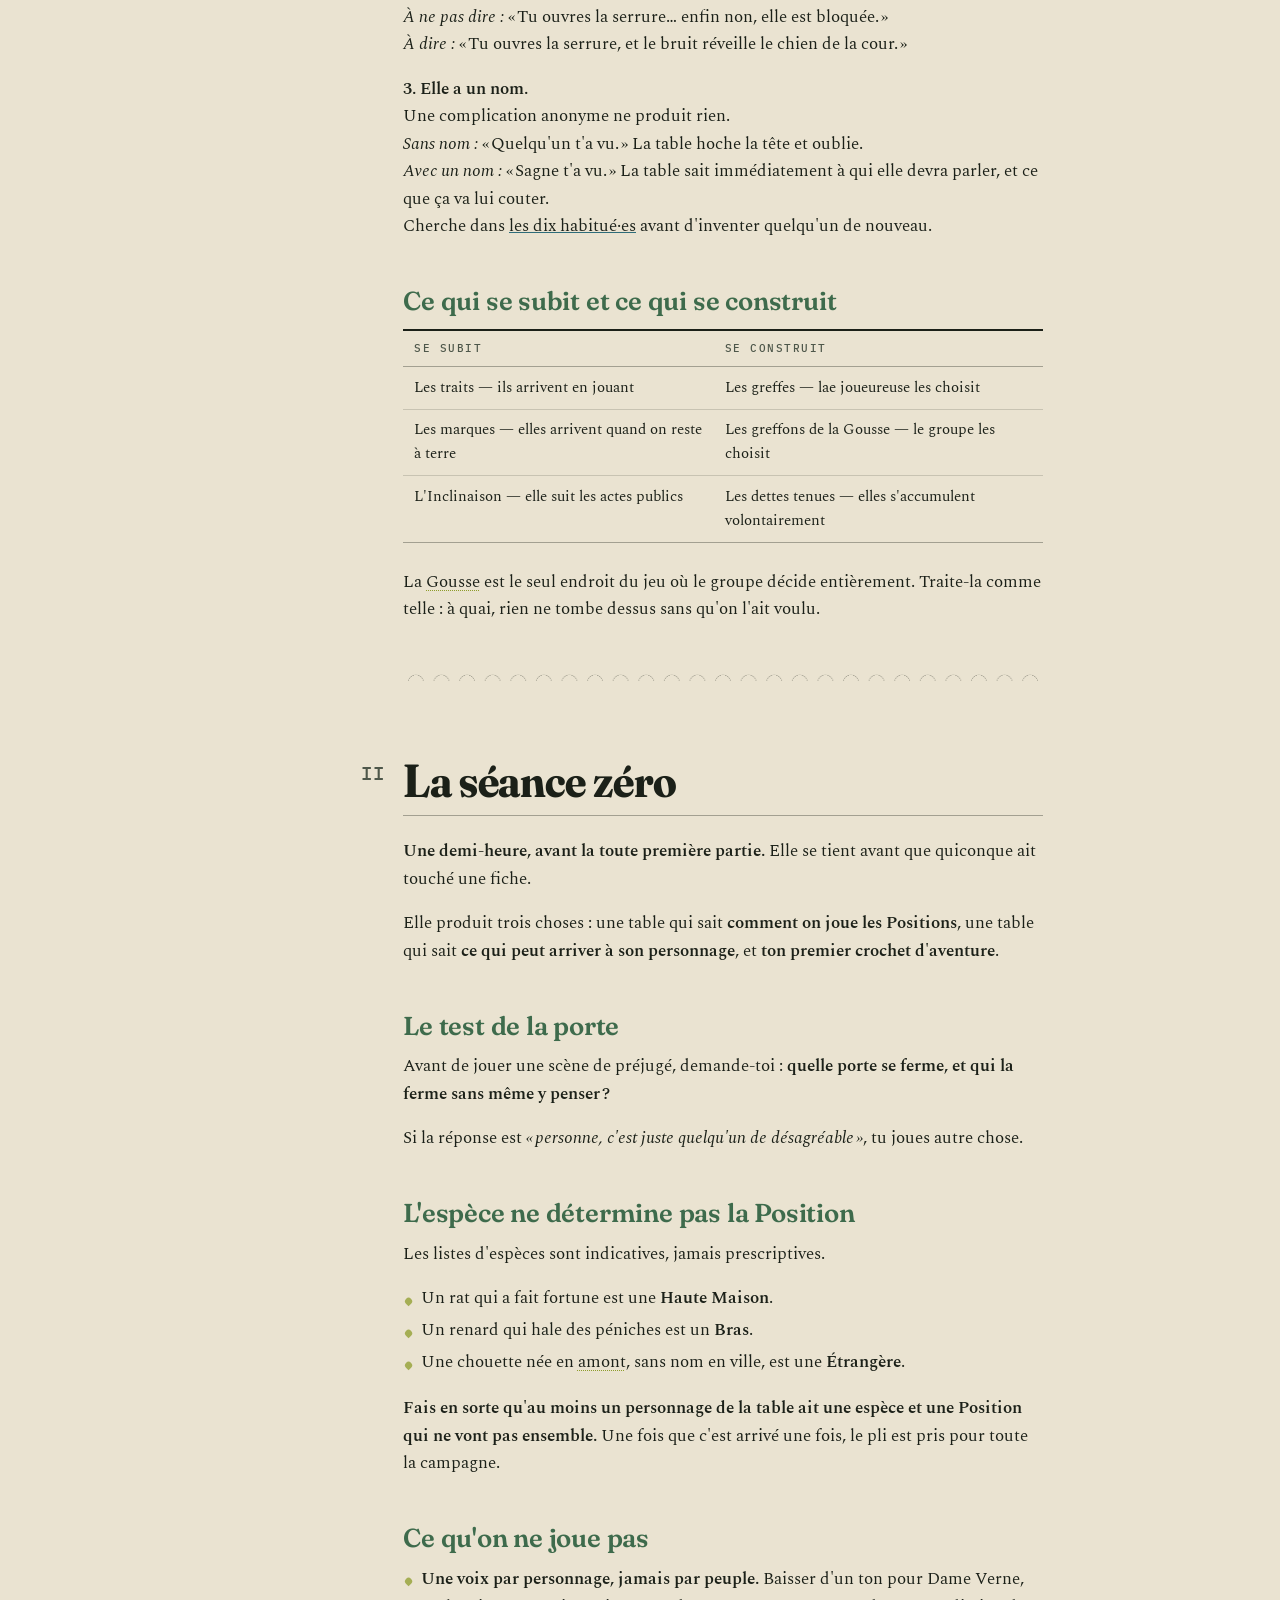
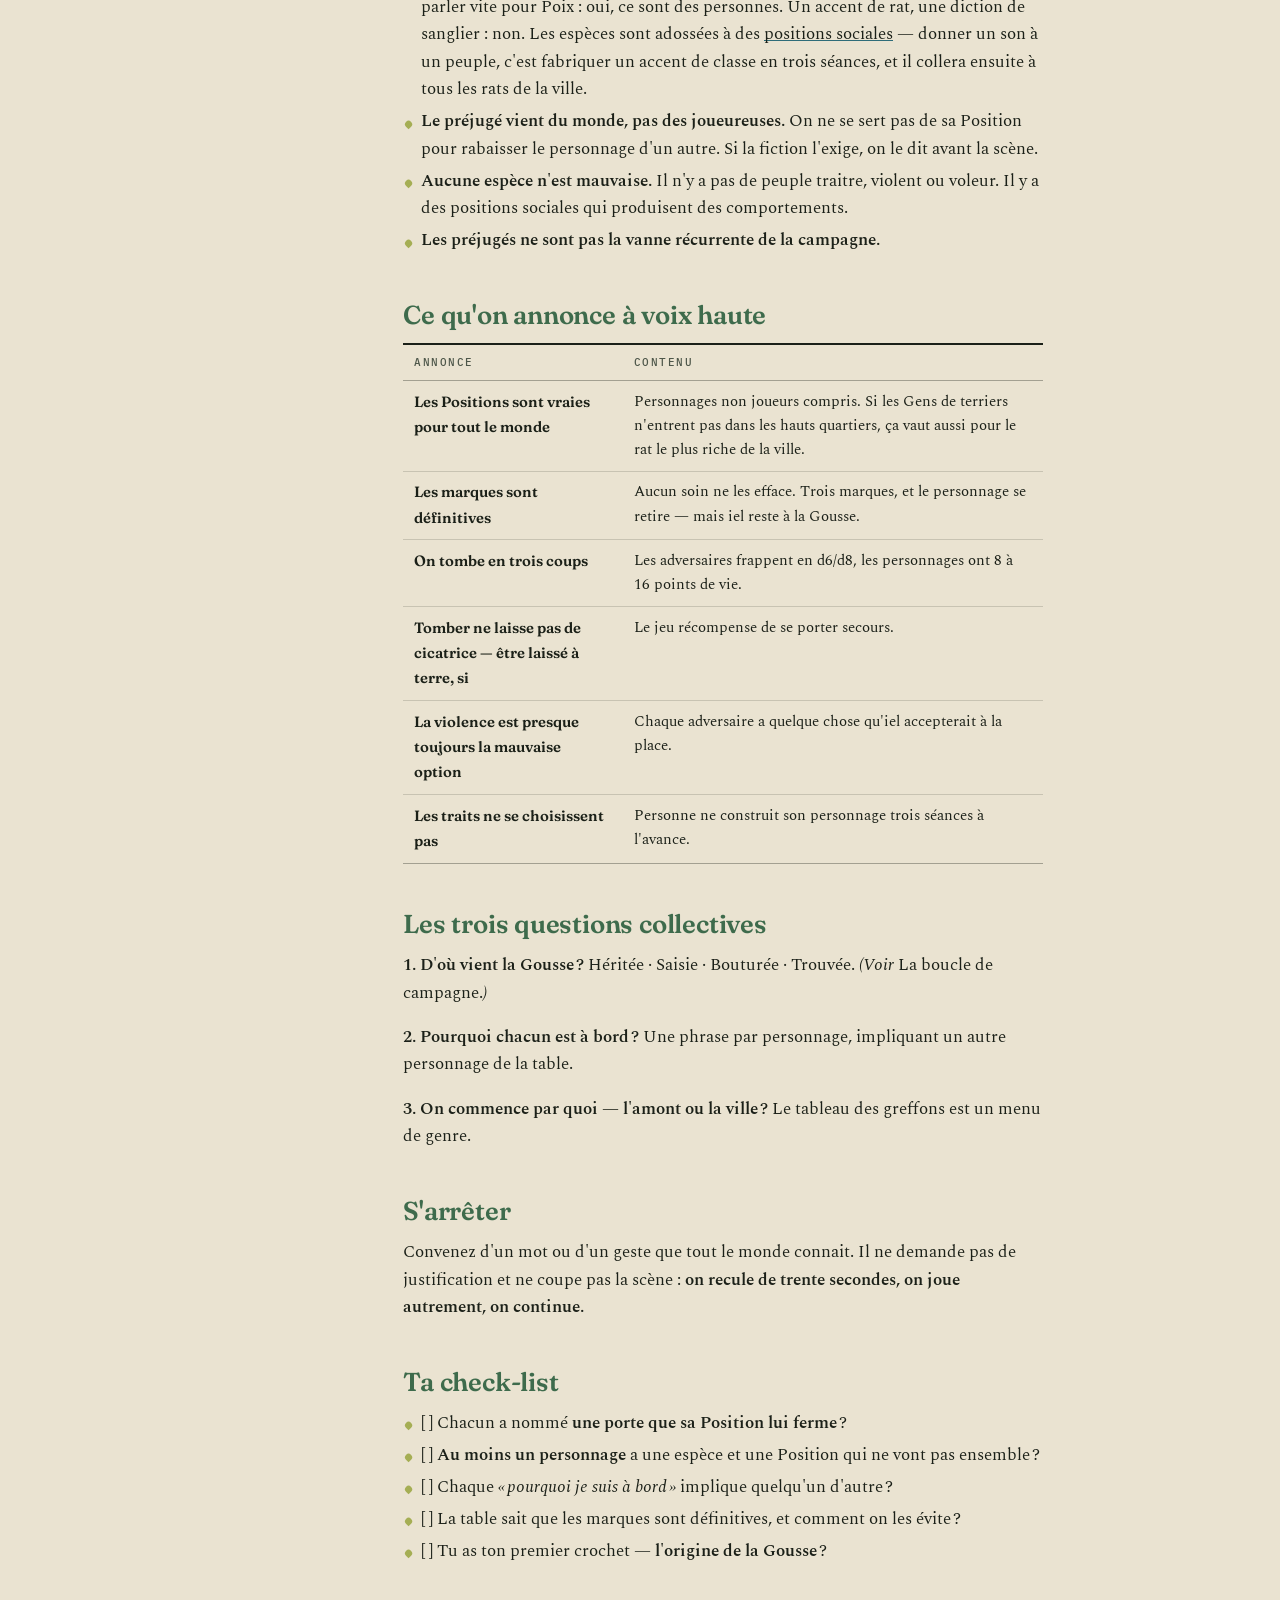
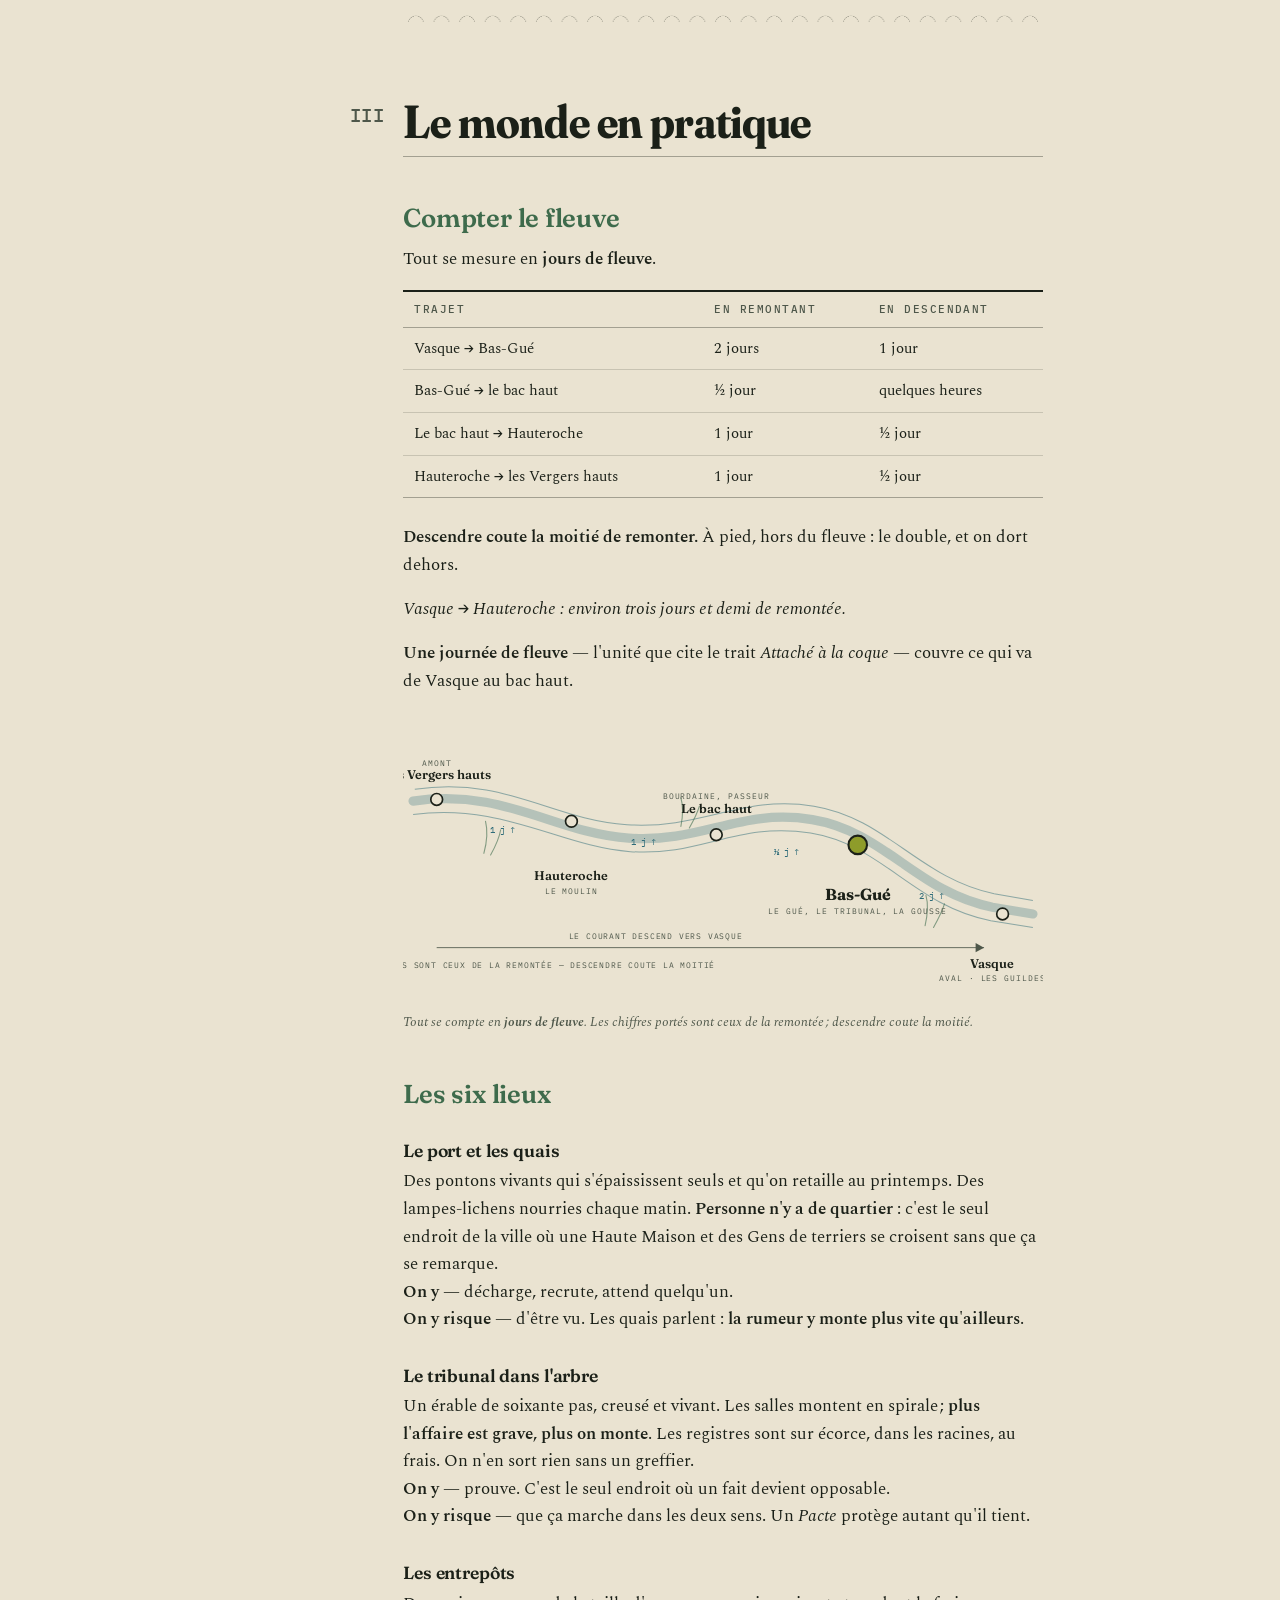
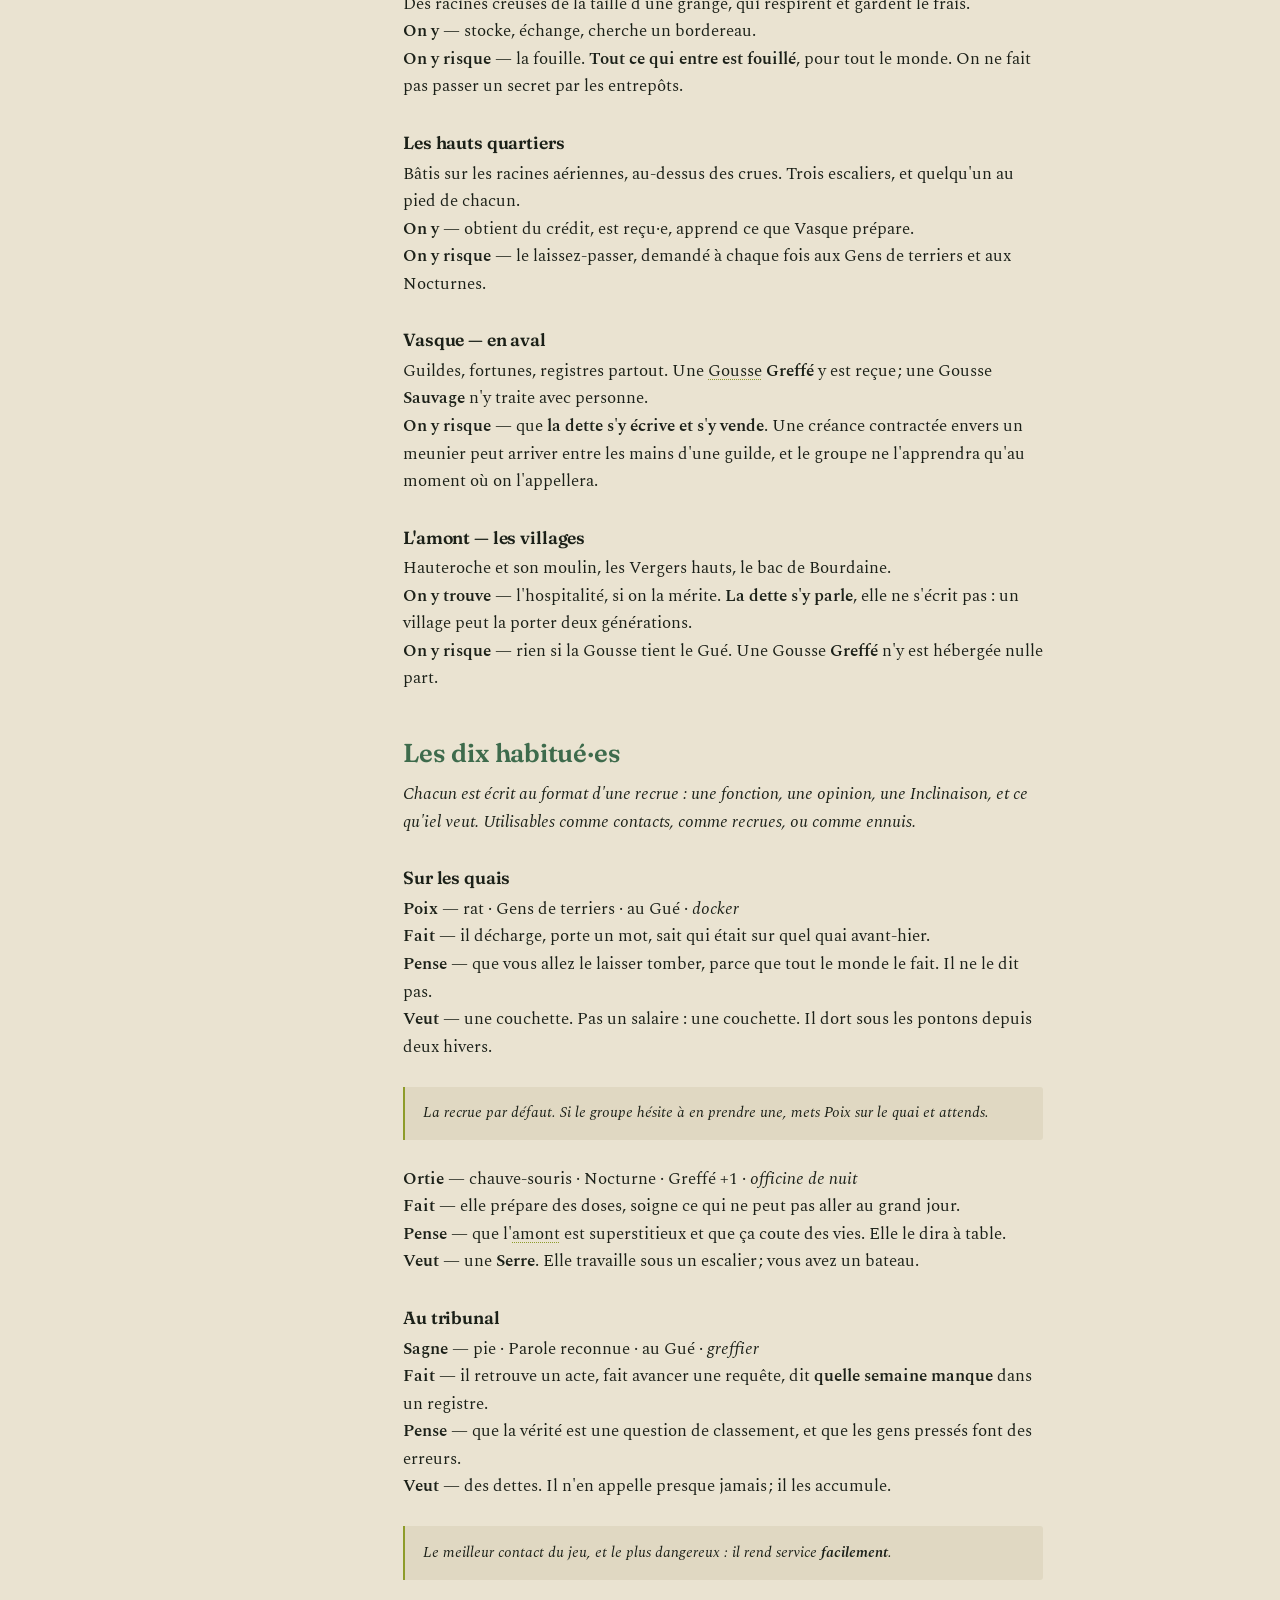
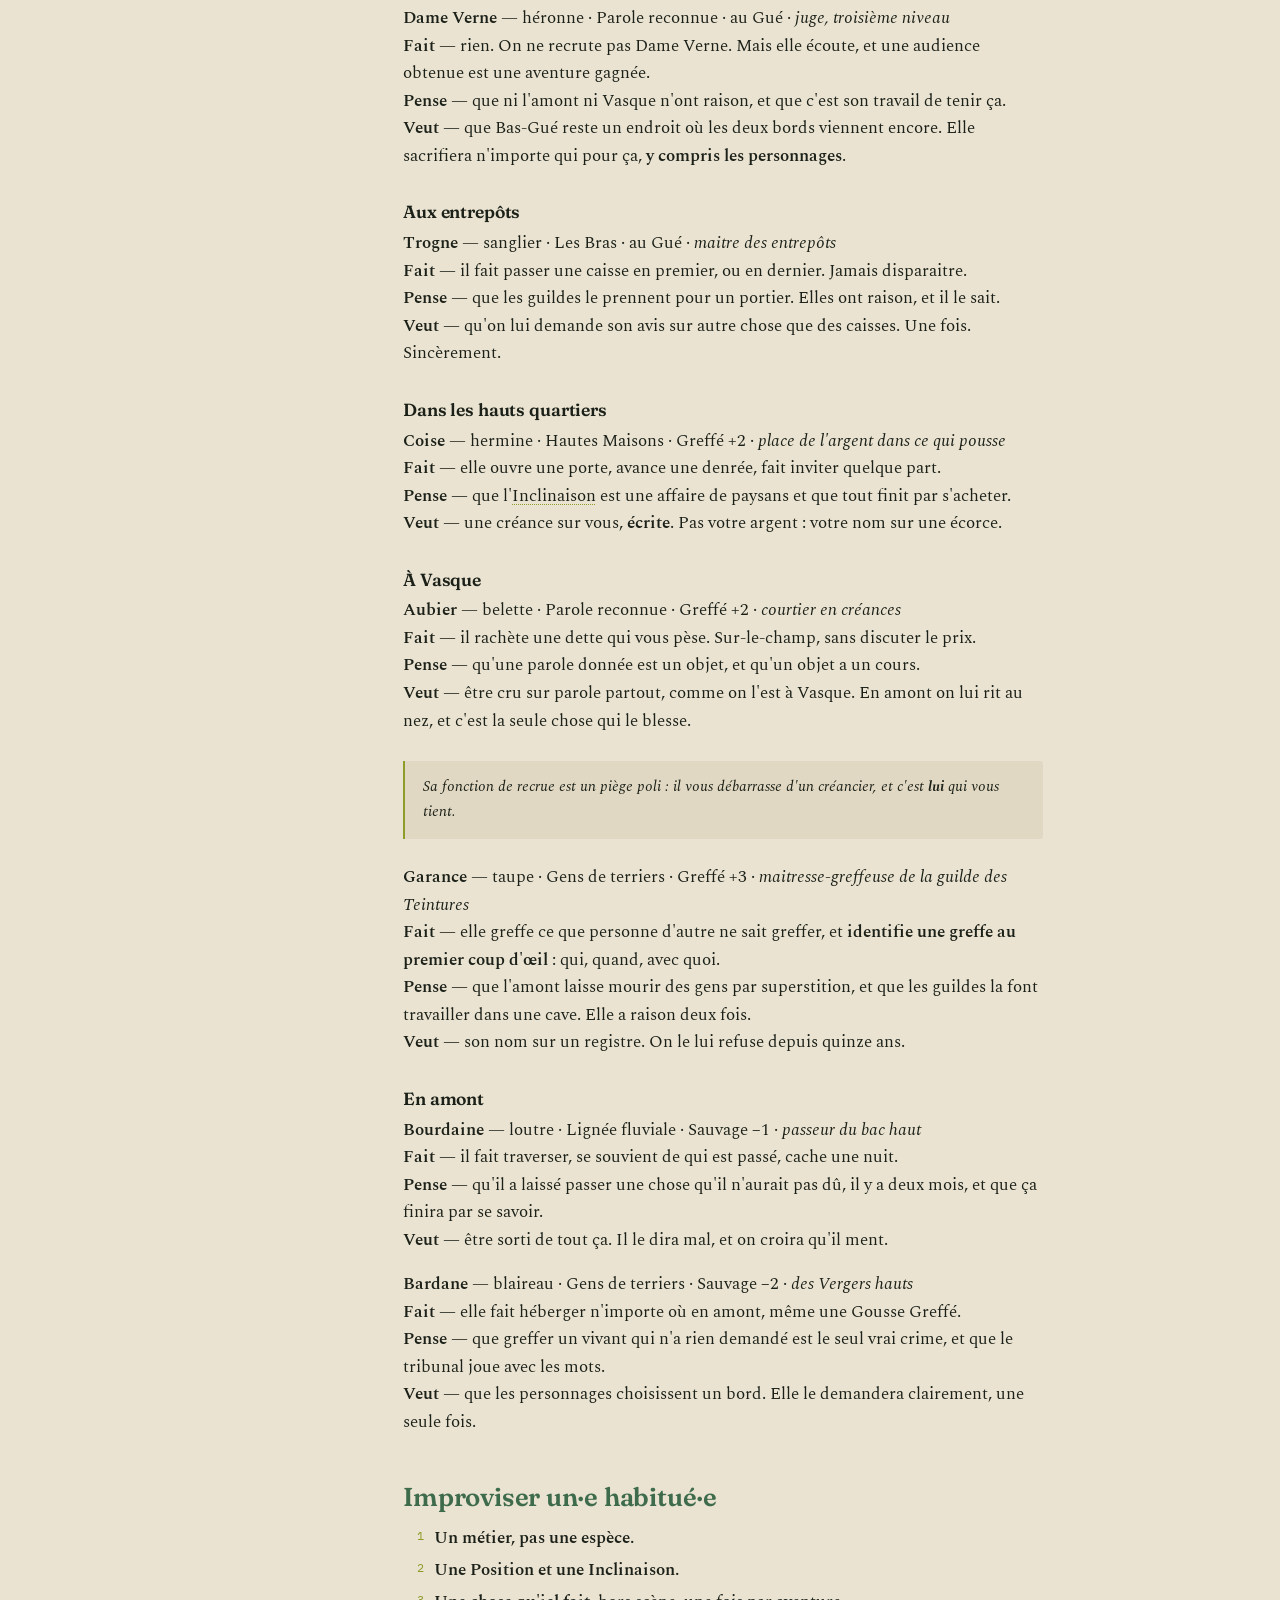
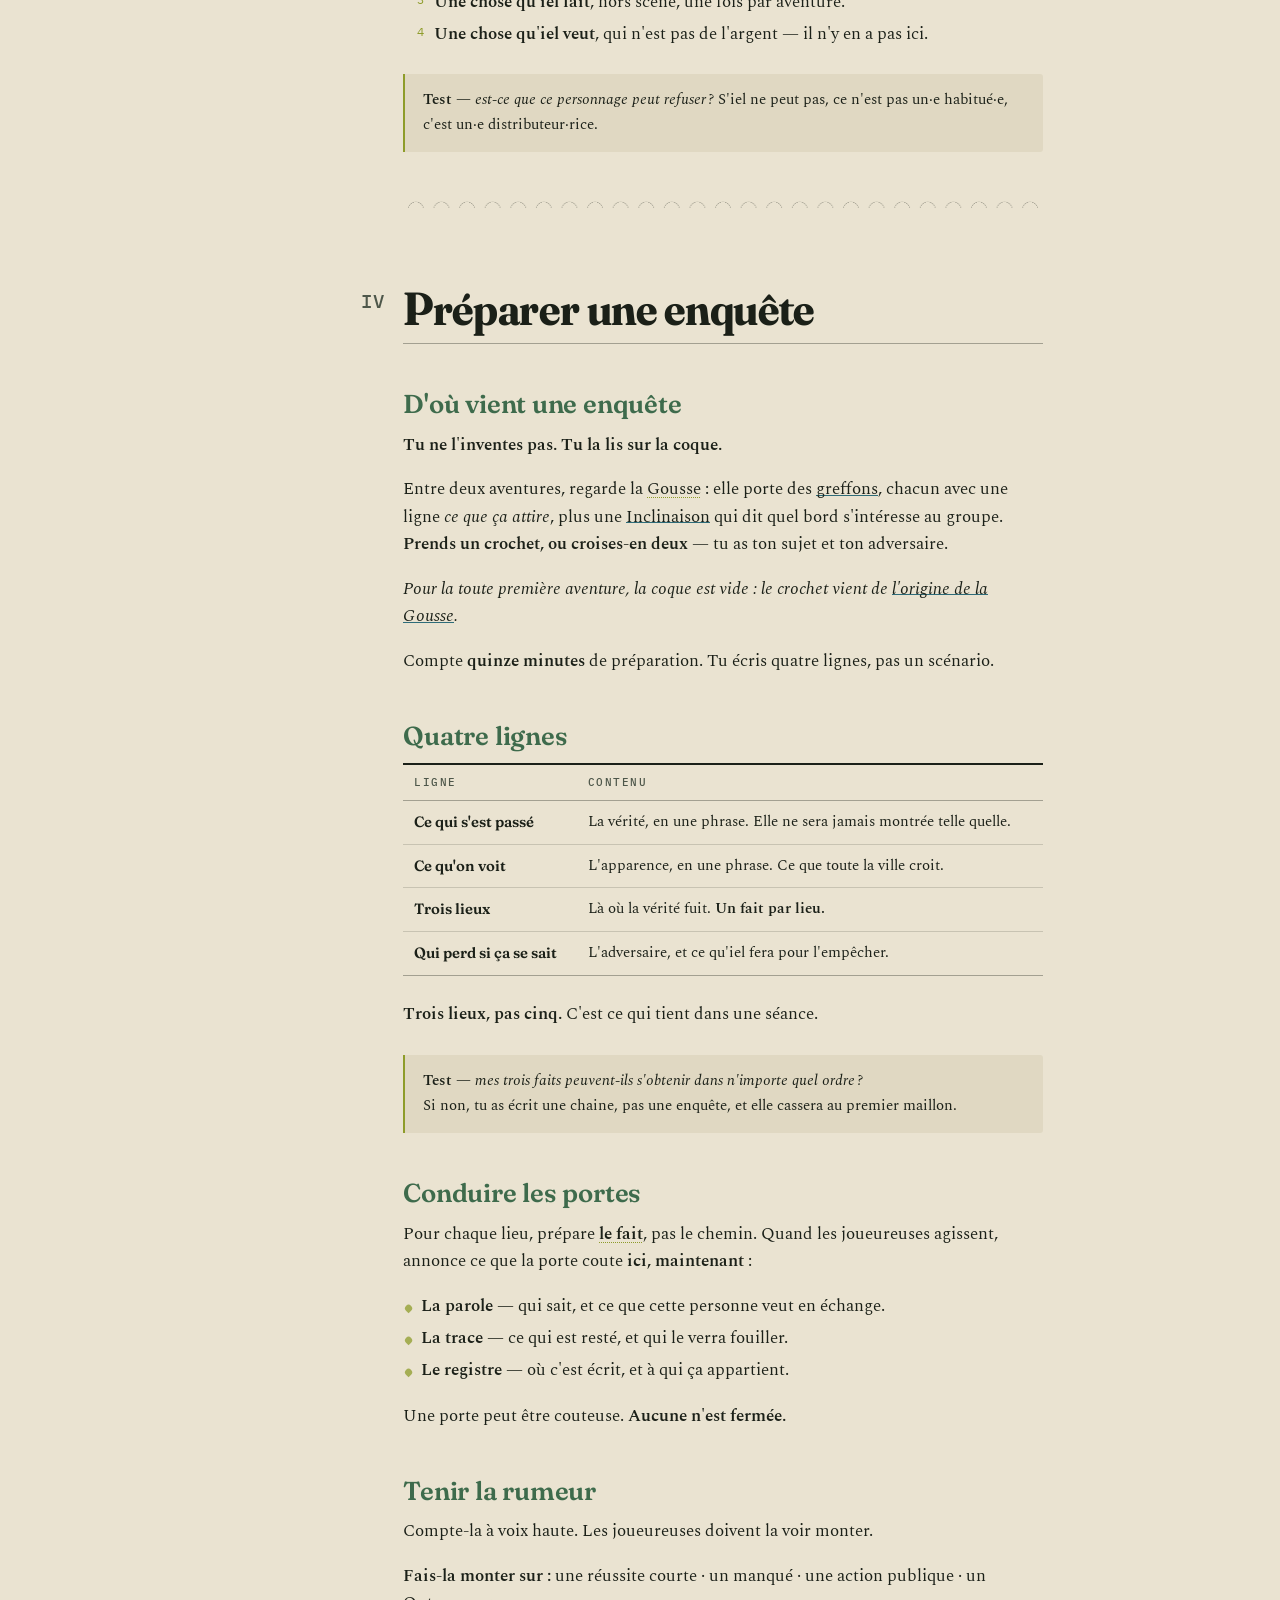
<file: manuel-meneur.html>
<!DOCTYPE html>
<html lang="fr">
<head>
<meta charset="utf-8">
<meta name="viewport" content="width=device-width, initial-scale=1">
<title>Manuel des meneureuses — Bas-Gué</title>
<meta name="description" content="Bas-Gué, jeu de rôle. Manuel des meneureuses.">
<link rel="preconnect" href="https://fonts.googleapis.com">
<link rel="preconnect" href="https://fonts.gstatic.com" crossorigin>
<link href="https://fonts.googleapis.com/css2?family=Fraunces:ital,opsz,wght,SOFT,WONK@0,9..144,400..800,0..100,0..1;1,9..144,400..800,0..100,0..1&family=Spectral:ital,wght@0,300;0,400;0,600;1,400&family=IBM+Plex+Mono:wght@400;500;600&display=swap" rel="stylesheet">
<link rel="stylesheet" href="assets/style.css">
<link rel="icon" href="assets/lichen.svg">
<script>try{var t=localStorage.getItem('basgue-lampe');if(t)document.documentElement.dataset.lampe=t;}catch(e){}</script>
</head>
<body class="page-manuel">

<a class="saut-contenu" href="#corps">Aller au texte</a>

<header class="barre">
  <a class="marque" href="index.html"><span class="marque-nom">Bas-Gué</span><span class="marque-sous">jeu de rôle</span></a>
  <nav class="barre-nav">
    <a href="manuel-joueureuses.html">Joueureuses</a>
    <a href="manuel-meneur.html" aria-current="page">Meneureuses</a>
    <a href="creation.html">Créer un personnage</a>
    <a href="fiche.html">Fiche vierge</a>
  </nav>
  <div class="barre-outils">
    <label class="champ-recherche">
      <span class="visuellement-cache">Chercher dans le manuel</span>
      <input type="search" id="recherche" placeholder="Chercher une règle…" autocomplete="off">
    </label>
    <button class="lampe" id="lampe" type="button" aria-pressed="false" title="Allumer ou éteindre le lichen">
      <svg viewBox="0 0 32 32" aria-hidden="true"><circle class="lampe-halo" cx="16" cy="14" r="11"/><path class="lampe-bulbe" fill-rule="evenodd" d="M16 5c-4 0-7 3-7 6.7 0 2.7 1.5 4.2 2.6 5.5.8 1 1.2 1.8 1.2 2.8h6.4c0-1 .4-1.8 1.2-2.8C21.5 15.9 23 14.4 23 11.7 23 8 20 5 16 5zM11.7 10.4a1.5 1.5 0 1 0 3 0 1.5 1.5 0 1 0-3 0zM17.3 9.2a1.1 1.1 0 1 0 2.2 0 1.1 1.1 0 1 0-2.2 0zM15.7 13.9a1.7 1.7 0 1 0 3.4 0 1.7 1.7 0 1 0-3.4 0zM11.6 15.2a1 1 0 1 0 2 0 1 1 0 1 0-2 0z"/><path class="lampe-culot" d="M12.6 23.4h6.8M13.6 26.4h4.8"/></svg>
      <span class="visuellement-cache">Lumière</span>
    </button>
    <button class="bouton-sommaire" id="ouvrir-sommaire" type="button" aria-expanded="false">Sommaire</button>
  </div>
</header>

<div class="disposition">
  <aside class="sommaire" id="sommaire">
    <p class="sommaire-titre">Manuel des meneureuses</p>
    <nav class="sommaire-liens" id="sommaire-liens">
      <a class="toc-n1" href="#i-mener-bas-gue" data-cible="i-mener-bas-gue">I. Mener Bas-Gué</a>
<a class="toc-n2" href="#la-forme-d-une-seance" data-cible="la-forme-d-une-seance">La forme d'une séance</a>
<a class="toc-n2" href="#cinq-consignes" data-cible="cinq-consignes">Cinq consignes</a>
<a class="toc-n3" href="#porter-le-coup-de-trop" data-cible="porter-le-coup-de-trop">Porter le coup de trop</a>
<a class="toc-n2" href="#quand-lancer-les-des" data-cible="quand-lancer-les-des">Quand lancer les dés</a>
<a class="toc-n3" href="#le-test-des-trois-reponses" data-cible="le-test-des-trois-reponses">Le test des trois réponses</a>
<a class="toc-n3" href="#les-quatre-cas-ou-l-on-ne-lance-jamais" data-cible="les-quatre-cas-ou-l-on-ne-lance-jamais">Les quatre cas où l'on ne lance jamais</a>
<a class="toc-n3" href="#ce-qui-merite-un-de" data-cible="ce-qui-merite-un-de">Ce qui mérite un dé</a>
<a class="toc-n2" href="#ce-qui-tourne-mal" data-cible="ce-qui-tourne-mal">Ce qui tourne mal</a>
<a class="toc-n3" href="#choisis-d-abord-ce-que-ca-produit" data-cible="choisis-d-abord-ce-que-ca-produit">Choisis d'abord ce que ça produit</a>
<a class="toc-n3" href="#trois-regles-pour-ne-pas-se-tromper" data-cible="trois-regles-pour-ne-pas-se-tromper">Trois règles pour ne pas se tromper</a>
<a class="toc-n2" href="#ce-qui-se-subit-et-ce-qui-se-construit" data-cible="ce-qui-se-subit-et-ce-qui-se-construit">Ce qui se subit et ce qui se construit</a>
<a class="toc-n1" href="#ii-la-seance-zero" data-cible="ii-la-seance-zero">II. La séance zéro</a>
<a class="toc-n2" href="#le-test-de-la-porte" data-cible="le-test-de-la-porte">Le test de la porte</a>
<a class="toc-n2" href="#l-espece-ne-determine-pas-la-position" data-cible="l-espece-ne-determine-pas-la-position">L'espèce ne détermine pas la Position</a>
<a class="toc-n2" href="#ce-qu-on-ne-joue-pas" data-cible="ce-qu-on-ne-joue-pas">Ce qu'on ne joue pas</a>
<a class="toc-n2" href="#ce-qu-on-annonce-a-voix-haute" data-cible="ce-qu-on-annonce-a-voix-haute">Ce qu'on annonce à voix haute</a>
<a class="toc-n2" href="#les-trois-questions-collectives" data-cible="les-trois-questions-collectives">Les trois questions collectives</a>
<a class="toc-n2" href="#s-arreter" data-cible="s-arreter">S'arrêter</a>
<a class="toc-n2" href="#ta-check-list" data-cible="ta-check-list">Ta check-list</a>
<a class="toc-n1" href="#iii-le-monde-en-pratique" data-cible="iii-le-monde-en-pratique">III. Le monde en pratique</a>
<a class="toc-n2" href="#compter-le-fleuve" data-cible="compter-le-fleuve">Compter le fleuve</a>
<a class="toc-n2" href="#les-six-lieux" data-cible="les-six-lieux">Les six lieux</a>
<a class="toc-n3" href="#le-port-et-les-quais" data-cible="le-port-et-les-quais">Le port et les quais</a>
<a class="toc-n3" href="#le-tribunal-dans-l-arbre" data-cible="le-tribunal-dans-l-arbre">Le tribunal dans l'arbre</a>
<a class="toc-n3" href="#les-entrepots" data-cible="les-entrepots">Les entrepôts</a>
<a class="toc-n3" href="#les-hauts-quartiers" data-cible="les-hauts-quartiers">Les hauts quartiers</a>
<a class="toc-n3" href="#vasque-en-aval" data-cible="vasque-en-aval">Vasque — en aval</a>
<a class="toc-n3" href="#l-amont-les-villages" data-cible="l-amont-les-villages">L'amont — les villages</a>
<a class="toc-n2" href="#les-dix-habitue-es" data-cible="les-dix-habitue-es">Les dix habitué·es</a>
<a class="toc-n3" href="#sur-les-quais" data-cible="sur-les-quais">Sur les quais</a>
<a class="toc-n3" href="#au-tribunal" data-cible="au-tribunal">Au tribunal</a>
<a class="toc-n3" href="#aux-entrepots" data-cible="aux-entrepots">Aux entrepôts</a>
<a class="toc-n3" href="#dans-les-hauts-quartiers" data-cible="dans-les-hauts-quartiers">Dans les hauts quartiers</a>
<a class="toc-n3" href="#a-vasque" data-cible="a-vasque">À Vasque</a>
<a class="toc-n3" href="#en-amont" data-cible="en-amont">En amont</a>
<a class="toc-n2" href="#improviser-un-e-habitue-e" data-cible="improviser-un-e-habitue-e">Improviser un·e habitué·e</a>
<a class="toc-n1" href="#iv-preparer-une-enquete" data-cible="iv-preparer-une-enquete">IV. Préparer une enquête</a>
<a class="toc-n2" href="#d-ou-vient-une-enquete" data-cible="d-ou-vient-une-enquete">D'où vient une enquête</a>
<a class="toc-n2" href="#quatre-lignes" data-cible="quatre-lignes">Quatre lignes</a>
<a class="toc-n2" href="#conduire-les-portes" data-cible="conduire-les-portes">Conduire les portes</a>
<a class="toc-n2" href="#tenir-la-rumeur" data-cible="tenir-la-rumeur">Tenir la rumeur</a>
<a class="toc-n2" href="#improviser-une-enquete-en-trente-secondes" data-cible="improviser-une-enquete-en-trente-secondes">Improviser une enquête en trente secondes</a>
<a class="toc-n1" href="#v-l-opposition" data-cible="v-l-opposition">V. L'opposition</a>
<a class="toc-n2" href="#quand-et-combien" data-cible="quand-et-combien">Quand et combien</a>
<a class="toc-n2" href="#le-format" data-cible="le-format">Le format</a>
<a class="toc-n2" href="#les-trois-gabarits" data-cible="les-trois-gabarits">Les trois gabarits</a>
<a class="toc-n3" href="#deux-regles-sur-le-redoutable" data-cible="deux-regles-sur-le-redoutable">Deux règles sur le Redoutable</a>
<a class="toc-n3" href="#les-comparses-lachent" data-cible="les-comparses-lachent">Les comparses lâchent</a>
<a class="toc-n2" href="#doser-une-rencontre" data-cible="doser-une-rencontre">Doser une rencontre</a>
<a class="toc-n2" href="#huit-adversaires" data-cible="huit-adversaires">Huit adversaires</a>
<a class="toc-n3" href="#adversaires-de-la-ville" data-cible="adversaires-de-la-ville">Adversaires de la ville</a>
<a class="toc-n3" href="#adversaires-d-amont" data-cible="adversaires-d-amont">Adversaires d'amont</a>
<a class="toc-n2" href="#improviser-un-e-adversaire-en-trente-secondes" data-cible="improviser-un-e-adversaire-en-trente-secondes">Improviser un·e adversaire en trente secondes</a>
<a class="toc-n1" href="#vi-la-boucle-de-campagne" data-cible="vi-la-boucle-de-campagne">VI. La boucle de campagne</a>
<a class="toc-n2" href="#la-premiere-aventure" data-cible="la-premiere-aventure">La première aventure</a>
<a class="toc-n2" href="#les-aventures-suivantes" data-cible="les-aventures-suivantes">Les aventures suivantes</a>
<a class="toc-n2" href="#ce-que-chaque-bord-attire" data-cible="ce-que-chaque-bord-attire">Ce que chaque bord attire</a>
<a class="toc-n2" href="#le-genre-de-la-campagne" data-cible="le-genre-de-la-campagne">Le genre de la campagne</a>
<a class="toc-n1" href="#vii-improviser" data-cible="vii-improviser">VII. Improviser</a>
<a class="toc-n2" href="#un-trait" data-cible="un-trait">Un trait</a>
<a class="toc-n2" href="#un-objet" data-cible="un-objet">Un objet</a>
<a class="toc-n2" href="#une-option-nouvelle" data-cible="une-option-nouvelle">Une option nouvelle</a>
<a class="toc-n1" href="#viii-aide-memoire-de-lae-meneureuse" data-cible="viii-aide-memoire-de-lae-meneureuse">VIII. Aide-mémoire de lae meneureuse</a>
    </nav>
    <p class="sommaire-vide" id="sommaire-vide" hidden>Rien sous ce mot. Essaie un autre.</p>
  </aside>

  <main class="corps" id="corps">
    <h1 id="bas-gue-manuel-des-meneureuses" class="titre-n1"><a class="ancre" href="#bas-gue-manuel-des-meneureuses" aria-label="Lien vers cette section">§</a><span class="intitule">Bas-Gué — Manuel des meneureuses</span></h1>
<p><em>Ce manuel suppose le <a class="lien-interne" href="manuel-joueureuses.html">Manuel des joueureuses</a> connu. Il ne réexplique aucune règle en détail — sauf dans son <a class="lien-interne" href="#viii-aide-memoire-de-lae-meneureuse">aide-mémoire</a>, qui les résume pour la table. Ce manuel dit surtout comment s'en servir.</em></p>
<aside class="encart encart-abstract"><p class="encart-titre">Sommaire</p><p><strong><a class="lien-interne" href="#i-mener-bas-gue">I. Mener Bas-Gué</a></strong><br>
<a class="lien-interne" href="#la-forme-d-une-seance">La forme d'une séance</a> · <a class="lien-interne" href="#cinq-consignes">Cinq consignes</a> · <a class="lien-interne" href="#porter-le-coup-de-trop">Porter le coup de trop</a> · <a class="lien-interne" href="#quand-lancer-les-des">Quand lancer les dés</a> · <a class="lien-interne" href="#ce-qui-tourne-mal">Ce qui tourne mal</a> · <a class="lien-interne" href="#ce-qui-se-subit-et-ce-qui-se-construit">Ce qui se subit et ce qui se construit</a></p>
<p><strong><a class="lien-interne" href="#ii-la-seance-zero">II. La séance zéro</a></strong><br>
<a class="lien-interne" href="#le-test-de-la-porte">Le test de la porte</a> · <a class="lien-interne" href="#l-espece-ne-determine-pas-la-position">L'espèce ne détermine pas la Position</a> · <a class="lien-interne" href="#ce-qu-on-ne-joue-pas">Ce qu'on ne joue pas</a> · <a class="lien-interne" href="#ce-qu-on-annonce-a-voix-haute">Ce qu'on annonce à voix haute</a> · <a class="lien-interne" href="#les-trois-questions-collectives">Les trois questions collectives</a> · <a class="lien-interne" href="#s-arreter">S'arrêter</a> · <a class="lien-interne" href="#ta-check-list">Ta check-list</a></p>
<p><strong><a class="lien-interne" href="#iii-le-monde-en-pratique">III. Le monde en pratique</a></strong><br>
<a class="lien-interne" href="#compter-le-fleuve">La carte et les distances</a> · <a class="lien-interne" href="#les-six-lieux">Les six lieux</a> · <a class="lien-interne" href="#les-dix-habitue-es">Les dix habitué·es</a> · <a class="lien-interne" href="#improviser-un-e-habitue-e">Improviser un·e habitué·e</a></p>
<p><strong><a class="lien-interne" href="#iv-preparer-une-enquete">IV. Préparer une enquête</a></strong><br>
<a class="lien-interne" href="#d-ou-vient-une-enquete">D'où vient une enquête</a> · <a class="lien-interne" href="#quatre-lignes">Quatre lignes</a> · <a class="lien-interne" href="#conduire-les-portes">Conduire les portes</a> · <a class="lien-interne" href="#tenir-la-rumeur">Tenir la rumeur</a> · <a class="lien-interne" href="#improviser-une-enquete-en-trente-secondes">Improviser une enquête en trente secondes</a></p>
<p><strong><a class="lien-interne" href="#v-l-opposition">V. L'opposition</a></strong><br>
<a class="lien-interne" href="#quand-et-combien">Quand et combien</a> · <a class="lien-interne" href="#le-format">Le format</a> · <a class="lien-interne" href="#les-trois-gabarits">Les trois gabarits</a> · <a class="lien-interne" href="#doser-une-rencontre">Doser une rencontre</a> · <a class="lien-interne" href="#huit-adversaires">Huit adversaires</a> · <a class="lien-interne" href="#improviser-un-e-adversaire-en-trente-secondes">Improviser un·e adversaire en trente secondes</a></p>
<p><strong><a class="lien-interne" href="#vi-la-boucle-de-campagne">VI. La boucle de campagne</a></strong><br>
<a class="lien-interne" href="#la-premiere-aventure">La première aventure</a> · <a class="lien-interne" href="#les-aventures-suivantes">Les aventures suivantes</a> · <a class="lien-interne" href="#ce-que-chaque-bord-attire">Ce que chaque bord attire</a> · <a class="lien-interne" href="#le-genre-de-la-campagne">Le genre de la campagne</a></p>
<p><strong><a class="lien-interne" href="#vii-improviser">VII. Improviser</a></strong> — <a class="lien-interne" href="#un-trait">un trait</a> · <a class="lien-interne" href="#un-objet">un objet</a> · <a class="lien-interne" href="#une-option-nouvelle">une option nouvelle</a></p>
<p><strong><a class="lien-interne" href="#viii-aide-memoire-de-lae-meneureuse">VIII. Aide-mémoire de lae meneureuse</a></strong> — <em>gabarits, enquête, rumeur, Inclinaison</em></p></aside>
<aside class="encart encart-tip"><p class="encart-titre">À côté de ce manuel</p><p><span class="lien-futur" title="Document à venir">Bas-Gué - Scénario - La commande</span> — le premier scénario, prêt à jouer<br>
<span class="lien-futur" title="Document à venir">Bas-Gué - Pré-tirés</span> — cinq personnages finis, l'équipage de la <em>Marne</em><br>
<span class="lien-futur" title="Document à venir">Bas-Gué - Notes d'arbitrage</span> — pourquoi chaque règle est ce qu'elle est</p></aside>
<hr class="separateur">
<h1 id="i-mener-bas-gue" class="titre-n1 titre-chiffre"><a class="ancre" href="#i-mener-bas-gue" aria-label="Lien vers cette section">§</a><span class="chiffre">I</span> <span class="intitule">Mener Bas-Gué</span></h1>
<h2 id="la-forme-d-une-seance" class="titre-n2"><a class="ancre" href="#la-forme-d-une-seance" aria-label="Lien vers cette section">§</a><span class="intitule">La forme d'une séance</span></h2>
<p>Une aventure de Bas-Gué suit toujours le même arc. Connais-le, et tu improvises tout le reste.</p>
<div class="table-enveloppe"><table>
<thead><tr><th></th><th>Ce qui se passe</th><th>Toi, tu…</th></tr></thead>
<tbody>
<tr><td><strong>1</strong></td><td><strong>On ouvre à quai.</strong> Le groupe est sur la Gousse, entre deux aventures.</td><td>…annonces qui attend sur le ponton.</td></tr>
<tr><td><strong>2</strong></td><td><strong>Le crochet arrive.</strong> Quelqu'un frappe à la coque, avec une demande ou une accusation.</td><td>…le tires de <a class="lien-interne" href="#les-aventures-suivantes">la coque</a>, jamais du hasard.</td></tr>
<tr><td><strong>3</strong></td><td><strong>L'enquête.</strong> Trois lieux, trois portes chacun. <a class="lien-interne" href="#tenir-la-rumeur">La rumeur</a> monte.</td><td>…dis ce que chaque porte coute ici, maintenant.</td></tr>
<tr><td><strong>4</strong></td><td><strong>La rumeur atteint 3.</strong> L'adversaire sort de l'ombre et frappe le premier.</td><td>…le transformes en <a class="lien-interne" href="#v-l-opposition">adversaire en quatre lignes</a>.</td></tr>
<tr><td><strong>5</strong></td><td><strong>La confrontation.</strong> Combat, tribunal, ou négociation — selon ce que le groupe a préparé.</td><td>…rappelles <strong>ce qu'iel veut</strong> avant le premier jet.</td></tr>
<tr><td><strong>6</strong></td><td><strong>Le dénouement.</strong> Le groupe choisit ce qu'il fait de ce qu'il sait.</td><td>…laisses débattre. C'est la meilleure scène.</td></tr>
<tr><td><strong>7</strong></td><td><strong>Retour à quai.</strong> Greffon gagné, <a class="lien-interne" href="#ce-que-chaque-bord-attire">Inclinaison relue</a>, quelqu'un attend déjà.</td><td>…ouvres la prochaine aventure sans le dire.</td></tr>
</tbody></table></div>
<p><strong>Compte trois heures à trois joueureuses, quatre à cinq.</strong> L'étape 6 est celle qui varie le plus.</p>
<h2 id="cinq-consignes" class="titre-n2"><a class="ancre" href="#cinq-consignes" aria-label="Lien vers cette section">§</a><span class="intitule">Cinq consignes</span></h2>
<p><strong>1. Ne lance que si l'échec change quelque chose.</strong> Sinon, dis oui. → <a class="lien-interne" href="#quand-lancer-les-des">Quand lancer les dés</a></p>
<p><strong>2. Sur une réussite courte, dis immédiatement ce qui tourne mal.</strong> Ne diffère pas, ne note pas pour plus tard. La réussite courte produit les dettes, les témoins, les traces et les traits : c'est elle qui fabrique les aventures suivantes. → <a class="lien-interne" href="#ce-qui-tourne-mal">Ce qui tourne mal</a></p>
<p><strong>3. Le préjugé est une porte, pas une insulte.</strong> Un garde redemande ses papiers pour la quatorzième fois sans malice, parce que c'est la procédure. Aucune Position ne contient d'insulte : elles contiennent des accès, des fermetures chiffrées et des obligations. Joue les portes.</p>
<p><strong>4. La violence doit être la mauvaise option.</strong> Chaque adversaire a une ligne <em>ce qu'iel veut</em>. Rappelle-la à voix haute, une fois, avant le premier jet.</p>
<p><strong>5. Les trois portes d'une enquête fonctionnent toujours.</strong> Ne décide jamais à l'avance par laquelle un fait s'obtient. Ton travail est de dire ce que chacune coute ici, maintenant.</p>
<h3 id="porter-le-coup-de-trop" class="titre-n3"><a class="ancre" href="#porter-le-coup-de-trop" aria-label="Lien vers cette section">§</a><span class="intitule">Porter le coup de trop</span></h3>
<p>La consigne n°4 vaut aussi à zéro point de vie. <strong>Achever quelqu'un à terre n'est presque jamais ce qu'un adversaire veut.</strong> Un Comparse payé à la journée veut rentrer, pas porter un cadavre. Trogne veut qu'on l'écoute, pas un corps sur son quai. La plupart de tes adversaires ont déjà obtenu ce qu'iels voulaient au moment où quelqu'un tombe — le combat s'arrête là, pas un coup de plus.</p>
<p>Ne fais jamais ce choix parce que le PNJ rejoue et touche. Demande-toi : <em>cet adversaire précis a-t-il, dans sa propre <span class="terme" data-terme="Ombre">Ombre</span> ou son propre <span class="terme" data-terme="Veut">Veut</span>, une raison de vouloir cette mort-là ?</em></p>
<ul><li>Un mercenaire payé, un garde qui fait sa ronde : non, presque toujours.</li><li>Le chien de ferme, qui <em>ne négocie pas</em> : peut-être le seul cas franc du bestiaire.</li><li>Quelqu'un envoyé spécifiquement pour tuer : oui — et dis-le avant le premier jet, pas après.</li></ul>
<p><strong>Cette règle n'existe pas pour que les personnages meurent souvent.</strong> Elle existe pour que, le jour où quelqu'un meurt, ce soit parce qu'un adversaire précis le voulait vraiment — jamais parce que les dés sont tombés deux fois de suite du mauvais côté.</p>
<h2 id="quand-lancer-les-des" class="titre-n2"><a class="ancre" href="#quand-lancer-les-des" aria-label="Lien vers cette section">§</a><span class="intitule">Quand lancer les dés</span></h2>
<p>La consigne n°1 est facile à écrire et difficile à tenir : en pleine partie, la tentation est de demander un jet chaque fois qu'un·e joueureuse décrit une action. Voici comment trancher en deux secondes.</p>
<h3 id="le-test-des-trois-reponses" class="titre-n3"><a class="ancre" href="#le-test-des-trois-reponses" aria-label="Lien vers cette section">§</a><span class="intitule">Le test des trois réponses</span></h3>
<p>Avant d'annoncer un <span class="terme" data-terme="Seuil">Seuil</span>, pose-toi les trois questions du tableau des résultats — pour toi, en silence, une seconde chacune.</p>
<div class="table-enveloppe"><table>
<thead><tr><th></th><th>La question</th><th>Ce que tu fais si tu n'as pas de réponse</th></tr></thead>
<tbody>
<tr><td><strong>Franc</strong></td><td>Qu'est-ce qu'iels gagnent <strong>en plus</strong> de ce qu'iels demandaient ?</td><td>Ce n'est pas bloquant. À défaut d'autre chose, donne-leur de l'avance : ça va plus vite que prévu.</td></tr>
<tr><td><strong>Court</strong></td><td>Qu'est-ce qui tourne mal <strong>immédiatement</strong>, sans annuler la réussite ?</td><td><strong>Ne demande pas de jet. Dis oui.</strong></td></tr>
<tr><td><strong>Manqué</strong></td><td>Qu'est-ce qui se passe si ça rate, <strong>sans que la scène s'arrête</strong> ?</td><td><strong>Ne demande pas de jet.</strong> Soit c'est oui, soit c'est impossible — et l'impossible se dit à voix haute, il ne se joue pas aux dés.</td></tr>
</tbody></table></div>
<p>La raison est arithmétique. <strong>Une réussite courte sort une fois sur quatre.</strong> Si tu appelles un jet sans savoir ce qui tournera mal, tu t'engages à inventer quelque chose que tu n'as pas — et ça t'arrivera une dizaine de fois dans la soirée.</p>
<blockquote class="note"><p><strong>Un jet légitime.</strong> Fouine veut fouiller le bureau du contremaitre pendant que Corneille le retient sur le quai.<br>
<em>Franc —</em> elle trouve le bordereau, <strong>et</strong> l'heure de la prochaine livraison.<br>
<em>Court —</em> elle trouve le bordereau, mais le tiroir est forcé et ça se verra demain matin.<br>
<em>Manqué —</em> elle ne trouve pas le bordereau, mais elle voit à qui le bureau écrit — et Corneille n'a plus d'excuse pour retenir l'homme dehors.<br>
Les trois réponses viennent en trois secondes. Tu peux lancer.</p></blockquote>
<blockquote class="note"><p><strong>Le même geste, sans jet.</strong> Même bureau, mais la nuit, l'entrepôt est vide, il n'y a personne dans le quartier et le groupe a jusqu'au matin.<br>
<em>Court —</em> rien. Personne ne peut les surprendre, rien ne peut s'ébruiter cette nuit-là.<br>
Tu ne lances pas. Fouine trouve le bordereau, et la scène intéressante est ailleurs.</p></blockquote>
<h3 id="les-quatre-cas-ou-l-on-ne-lance-jamais" class="titre-n3"><a class="ancre" href="#les-quatre-cas-ou-l-on-ne-lance-jamais" aria-label="Lien vers cette section">§</a><span class="intitule">Les quatre cas où l'on ne lance jamais</span></h3>
<p><strong>1. L'accès de la Position couvre la demande.</strong><br>
Ce qu'une Position ouvre, elle l'ouvre sans jet et sans dette. C'est une règle, pas une faveur de lae meneureuse.<br>
<em>Courtebotte est de Lignée fluviale et demande un passage à un·e batelier·ère.</em> Iel l'embarque. On ne lance pas pour savoir s'iel accepte : iel accepte.</p>
<p><strong>2. Rien ne presse et personne ne regarde.</strong><br>
Sans témoin possible, sans délai qui court et sans adversaire, il n'existe aucune complication à annoncer.<br>
<em>Le groupe force la porte d'un entrepôt désert, avec la nuit entière devant lui.</em> La porte s'ouvre. Si tu veux quand même un prix, prends du temps — mais annonce-le, ne le tire pas au dé.</p>
<p><strong>3. L'échec ne ferait que répéter la scène.</strong><br>
Si les joueureuses peuvent recommencer jusqu'à réussir, le jet ne décide de rien.<br>
<em>Dès que la phrase « on retente ? » devient possible</em>, tu n'avais pas un échec en jeu, tu avais un délai. Décide ce que la répétition coute — une heure, une nuit, un·e témoin de plus — et avance.</p>
<p><strong>4. C'est hors d'atteinte.</strong><br>
Aucun Seuil ne rattrape une chose que le personnage ne peut pas faire.<br>
<em>Convaincre un·e juge sans preuve écrite ni Parole reconnue.</em> La réponse est non. Mais dis <strong>ce qui manque</strong> : « il te faudrait un écrit, ou quelqu'un dont le mot fait foi. » Ça, c'est une piste, et ça vaut bien mieux qu'un jet raté.</p>
<h3 id="ce-qui-merite-un-de" class="titre-n3"><a class="ancre" href="#ce-qui-merite-un-de" aria-label="Lien vers cette section">§</a><span class="intitule">Ce qui mérite un dé</span></h3>
<p>Après ce filtre, il reste les situations où <strong>quelqu'un ou quelque chose s'oppose au personnage, ici et maintenant</strong> : un·e adversaire, un·e témoin qui pourrait le voir, un délai qui court, une <a class="lien-interne" href="manuel-joueureuses.html#les-surfaces-vivantes">surface</a> hostile, une serrure qu'on a fait pousser exactement pour empêcher ça.</p>
<p>La question à te poser est simple : <em>si personne ne réagit à ce que fait le personnage, qu'est-ce qui pourrait mal tourner ?</em> Si la réponse est « rien », dis oui et passe à la suite.</p>
<h2 id="ce-qui-tourne-mal" class="titre-n2"><a class="ancre" href="#ce-qui-tourne-mal" aria-label="Lien vers cette section">§</a><span class="intitule">Ce qui tourne mal</span></h2>
<p><strong>Une réussite courte sort une fois sur quatre.</strong> La bande <em>court</em> occupe toujours cinq valeurs sur un d20 : que le personnage lance à +0 ou à +8, la proportion ne change pas. Un personnage qui progresse transforme ses manqués en francs — iel ne réduit jamais son taux de complication.</p>
<p>Sur une séance de trois heures, tu diras donc <strong>une dizaine de fois</strong> ce qui tourne mal, sans préparation et sur-le-champ. Voici de quoi ne jamais rester sec.</p>
<h3 id="choisis-d-abord-ce-que-ca-produit" class="titre-n3"><a class="ancre" href="#choisis-d-abord-ce-que-ca-produit" aria-label="Lien vers cette section">§</a><span class="intitule">Choisis d'abord ce que ça produit</span></h3>
<p>Ne cherche pas une image, cherche une conséquence. La bonne question est : <em>qu'est-ce que je veux voir revenir sur la table dans deux scènes ?</em></p>
<div class="table-enveloppe"><table>
<thead><tr><th>Ça produit</th><th>Ce que tu dis, concrètement</th></tr></thead>
<tbody>
<tr><td><strong>Une dette</strong></td><td>« Tu n'y arrives pas seul — et Poix, qui passait par là, ouvre pour toi sans rien demander. Il ne demande jamais rien. » Lae joueureuse note une dette : <em>Poix, un service</em>.</td></tr>
<tr><td><strong>Une trace</strong></td><td>« Le tiroir cède, mais tu as dû t'appuyer dessus de tout ton poids. Ton odeur y restera trois jours, et n'importe quel limier la reconnaitra. »</td></tr>
<tr><td><strong>Un·e témoin</strong></td><td>« La porte s'ouvre. Au même moment une gamine passe dans la ruelle, te regarde, et continue son chemin sans un mot. »</td></tr>
<tr><td><strong>Du temps</strong></td><td>« Tu y arrives, mais il t'a fallu la nuit entière. Vous manquez la marée : un jour de fleuve en plus. »</td></tr>
<tr><td><strong>Un objet</strong></td><td>« La bouture de serrure fonctionne, puis elle noircit et fane dans ta patte. Il t'en faudra une autre. »</td></tr>
<tr><td><strong>De la rumeur</strong></td><td>« Tu obtiens le nom, mais tu as dû le demander à voix haute, dans une salle pleine. La <a class="lien-interne" href="#tenir-la-rumeur">rumeur monte d'un cran</a>. »</td></tr>
<tr><td><strong>Quelqu'un d'autre</strong></td><td>« Tu passes. Le garde ne t'a pas vu — iel a vu Bourre, restée en arrière, et c'est elle qu'iel arrête. »</td></tr>
</tbody></table></div>
<h3 id="trois-regles-pour-ne-pas-se-tromper" class="titre-n3"><a class="ancre" href="#trois-regles-pour-ne-pas-se-tromper" aria-label="Lien vers cette section">§</a><span class="intitule">Trois règles pour ne pas se tromper</span></h3>
<p><strong>1. Elle tombe maintenant, pas plus tard.</strong><br>
Une complication que tu notes « pour la prochaine fois » est une complication oubliée. Si rien d'immédiat ne te vient, prends <strong>du temps</strong> : ça fonctionne dans toutes les scènes et ça ne demande aucune invention.</p>
<p><strong>2. Elle ne défait jamais la réussite.</strong><br>
Le personnage a réussi : la serrure est ouverte, le fait est obtenu, le coup porte. La complication s'ajoute à ce résultat, elle ne le retire pas.<br>
<em>À ne pas dire :</em> « Tu ouvres la serrure… enfin non, elle est bloquée. »<br>
<em>À dire :</em> « Tu ouvres la serrure, et le bruit réveille le chien de la cour. »</p>
<p><strong>3. Elle a un nom.</strong><br>
Une complication anonyme ne produit rien.<br>
<em>Sans nom :</em> « Quelqu'un t'a vu. » La table hoche la tête et oublie.<br>
<em>Avec un nom :</em> « Sagne t'a vu. » La table sait immédiatement à qui elle devra parler, et ce que ça va lui couter.<br>
Cherche dans <a class="lien-interne" href="#les-dix-habitue-es">les dix habitué·es</a> avant d'inventer quelqu'un de nouveau.</p>
<h2 id="ce-qui-se-subit-et-ce-qui-se-construit" class="titre-n2"><a class="ancre" href="#ce-qui-se-subit-et-ce-qui-se-construit" aria-label="Lien vers cette section">§</a><span class="intitule">Ce qui se subit et ce qui se construit</span></h2>
<div class="table-enveloppe"><table>
<thead><tr><th>Se subit</th><th>Se construit</th></tr></thead>
<tbody>
<tr><td>Les traits — ils arrivent en jouant</td><td>Les greffes — lae joueureuse les choisit</td></tr>
<tr><td>Les marques — elles arrivent quand on reste à terre</td><td>Les greffons de la Gousse — le groupe les choisit</td></tr>
<tr><td>L'Inclinaison — elle suit les actes publics</td><td>Les dettes tenues — elles s'accumulent volontairement</td></tr>
</tbody></table></div>
<p>La <span class="terme" data-terme="Gousse">Gousse</span> est le seul endroit du jeu où le groupe décide entièrement. Traite-la comme telle : à quai, rien ne tombe dessus sans qu'on l'ait voulu.</p>
<hr class="separateur">
<h1 id="ii-la-seance-zero" class="titre-n1 titre-chiffre"><a class="ancre" href="#ii-la-seance-zero" aria-label="Lien vers cette section">§</a><span class="chiffre">II</span> <span class="intitule">La séance zéro</span></h1>
<p><strong>Une demi-heure, avant la toute première partie.</strong> Elle se tient avant que quiconque ait touché une fiche.</p>
<p>Elle produit trois choses : une table qui sait <strong>comment on joue les Positions</strong>, une table qui sait <strong>ce qui peut arriver à son personnage</strong>, et <strong>ton premier crochet d'aventure</strong>.</p>
<h2 id="le-test-de-la-porte" class="titre-n2"><a class="ancre" href="#le-test-de-la-porte" aria-label="Lien vers cette section">§</a><span class="intitule">Le test de la porte</span></h2>
<p>Avant de jouer une scène de préjugé, demande-toi : <strong>quelle porte se ferme, et qui la ferme sans même y penser ?</strong></p>
<p>Si la réponse est <em>« personne, c'est juste quelqu'un de désagréable »</em>, tu joues autre chose.</p>
<h2 id="l-espece-ne-determine-pas-la-position" class="titre-n2"><a class="ancre" href="#l-espece-ne-determine-pas-la-position" aria-label="Lien vers cette section">§</a><span class="intitule">L'espèce ne détermine pas la Position</span></h2>
<p>Les listes d'espèces sont indicatives, jamais prescriptives.</p>
<ul><li>Un rat qui a fait fortune est une <strong>Haute Maison</strong>.</li><li>Un renard qui hale des péniches est un <strong>Bras</strong>.</li><li>Une chouette née en <span class="terme" data-terme="L'amont">amont</span>, sans nom en ville, est une <strong>Étrangère</strong>.</li></ul>
<p><strong>Fais en sorte qu'au moins un personnage de la table ait une espèce et une Position qui ne vont pas ensemble.</strong> Une fois que c'est arrivé une fois, le pli est pris pour toute la campagne.</p>
<h2 id="ce-qu-on-ne-joue-pas" class="titre-n2"><a class="ancre" href="#ce-qu-on-ne-joue-pas" aria-label="Lien vers cette section">§</a><span class="intitule">Ce qu'on ne joue pas</span></h2>
<ul><li><strong>Une voix par personnage, jamais par peuple.</strong> Baisser d'un ton pour Dame Verne, parler vite pour Poix : oui, ce sont des personnes. Un accent de rat, une diction de sanglier : non. Les espèces sont adossées à des <a class="lien-interne" href="manuel-joueureuses.html#4-ta-position">positions sociales</a> — donner un son à un peuple, c'est fabriquer un accent de classe en trois séances, et il collera ensuite à tous les rats de la ville.</li><li><strong>Le préjugé vient du monde, pas des joueureuses.</strong> On ne se sert pas de sa Position pour rabaisser le personnage d'un autre. Si la fiction l'exige, on le dit avant la scène.</li><li><strong>Aucune espèce n'est mauvaise.</strong> Il n'y a pas de peuple traitre, violent ou voleur. Il y a des positions sociales qui produisent des comportements.</li><li><strong>Les préjugés ne sont pas la vanne récurrente de la campagne.</strong></li></ul>
<h2 id="ce-qu-on-annonce-a-voix-haute" class="titre-n2"><a class="ancre" href="#ce-qu-on-annonce-a-voix-haute" aria-label="Lien vers cette section">§</a><span class="intitule">Ce qu'on annonce à voix haute</span></h2>
<div class="table-enveloppe"><table>
<thead><tr><th>Annonce</th><th>Contenu</th></tr></thead>
<tbody>
<tr><td><strong>Les Positions sont vraies pour tout le monde</strong></td><td>Personnages non joueurs compris. Si les Gens de terriers n'entrent pas dans les hauts quartiers, ça vaut aussi pour le rat le plus riche de la ville.</td></tr>
<tr><td><strong>Les marques sont définitives</strong></td><td>Aucun soin ne les efface. Trois marques, et le personnage se retire — mais iel reste à la Gousse.</td></tr>
<tr><td><strong>On tombe en trois coups</strong></td><td>Les adversaires frappent en d6/d8, les personnages ont 8 à 16 points de vie.</td></tr>
<tr><td><strong>Tomber ne laisse pas de cicatrice — être laissé à terre, si</strong></td><td>Le jeu récompense de se porter secours.</td></tr>
<tr><td><strong>La violence est presque toujours la mauvaise option</strong></td><td>Chaque adversaire a quelque chose qu'iel accepterait à la place.</td></tr>
<tr><td><strong>Les traits ne se choisissent pas</strong></td><td>Personne ne construit son personnage trois séances à l'avance.</td></tr>
</tbody></table></div>
<h2 id="les-trois-questions-collectives" class="titre-n2"><a class="ancre" href="#les-trois-questions-collectives" aria-label="Lien vers cette section">§</a><span class="intitule">Les trois questions collectives</span></h2>
<p><strong>1. D'où vient la Gousse ?</strong> Héritée · Saisie · Bouturée · Trouvée. <em>(Voir</em> La boucle de campagne.<em>)</em></p>
<p><strong>2. Pourquoi chacun est à bord ?</strong> Une phrase par personnage, impliquant un autre personnage de la table.</p>
<p><strong>3. On commence par quoi — l'amont ou la ville ?</strong> Le tableau des greffons est un menu de genre.</p>
<h2 id="s-arreter" class="titre-n2"><a class="ancre" href="#s-arreter" aria-label="Lien vers cette section">§</a><span class="intitule">S'arrêter</span></h2>
<p>Convenez d'un mot ou d'un geste que tout le monde connait. Il ne demande pas de justification et ne coupe pas la scène : <strong>on recule de trente secondes, on joue autrement, on continue.</strong></p>
<h2 id="ta-check-list" class="titre-n2"><a class="ancre" href="#ta-check-list" aria-label="Lien vers cette section">§</a><span class="intitule">Ta check-list</span></h2>
<ul><li>[ ] Chacun a nommé <strong>une porte que sa Position lui ferme</strong> ?</li><li>[ ] <strong>Au moins un personnage</strong> a une espèce et une Position qui ne vont pas ensemble ?</li><li>[ ] Chaque <em>« pourquoi je suis à bord »</em> implique quelqu'un d'autre ?</li><li>[ ] La table sait que les marques sont définitives, et comment on les évite ?</li><li>[ ] Tu as ton premier crochet — <strong>l'origine de la Gousse</strong> ?</li></ul>
<hr class="separateur">
<h1 id="iii-le-monde-en-pratique" class="titre-n1 titre-chiffre"><a class="ancre" href="#iii-le-monde-en-pratique" aria-label="Lien vers cette section">§</a><span class="chiffre">III</span> <span class="intitule">Le monde en pratique</span></h1>
<h2 id="compter-le-fleuve" class="titre-n2"><a class="ancre" href="#compter-le-fleuve" aria-label="Lien vers cette section">§</a><span class="intitule">Compter le fleuve</span></h2>
<p>Tout se mesure en <strong>jours de fleuve</strong>.</p>
<div class="table-enveloppe"><table>
<thead><tr><th>Trajet</th><th>En remontant</th><th>En descendant</th></tr></thead>
<tbody>
<tr><td>Vasque → Bas-Gué</td><td>2 jours</td><td>1 jour</td></tr>
<tr><td>Bas-Gué → le bac haut</td><td>½ jour</td><td>quelques heures</td></tr>
<tr><td>Le bac haut → Hauteroche</td><td>1 jour</td><td>½ jour</td></tr>
<tr><td>Hauteroche → les Vergers hauts</td><td>1 jour</td><td>½ jour</td></tr>
</tbody></table></div>
<p><strong>Descendre coute la moitié de remonter.</strong> À pied, hors du fleuve : le double, et on dort dehors.</p>
<p><em>Vasque → Hauteroche : environ trois jours et demi de remontée.</em></p>
<p><strong>Une journée de fleuve</strong> — l'unité que cite le trait <em>Attaché à la coque</em> — couvre ce qui va de Vasque au bac haut.</p>
<figure class="carte">
<svg viewBox="0 0 760 330" role="img" aria-labelledby="carte-titre carte-desc" class="carte-svg">
  <title id="carte-titre">Le fleuve, de l'amont à Vasque</title>
  <desc id="carte-desc">Les Vergers hauts, Hauteroche, le bac haut, Bas-Gué et Vasque, alignés sur le fleuve. Chaque tronçon est chiffré en jours de remontée.</desc>

  <!-- eau -->
  <path class="eau-large" d="M12,88 C120,72 180,126 268,132 C356,138 400,96 486,110 C572,124 610,196 700,214 L748,222"/>
  <path class="eau-fine" d="M12,104 C120,90 186,142 270,148 C354,154 398,112 484,126 C570,140 606,212 698,230 L748,238"/>
  <path class="eau-fine" d="M14,74 C122,58 176,110 266,116 C356,122 402,80 488,94 C574,108 614,180 702,198 L748,206"/>

  <!-- roseaux -->
  <g class="roseau">
    <path d="M96,150 q6,-22 2,-38"/><path d="M104,152 q10,-18 12,-30"/>
    <path d="M330,118 q4,-20 0,-34"/><path d="M340,120 q9,-16 12,-26"/>
    <path d="M620,236 q5,-22 1,-36"/><path d="M630,238 q10,-18 13,-28"/>
  </g>

  <!-- points -->
  <g class="lieu">
    <circle class="pastille" cx="40" cy="86" r="7"/>
    <text class="nom" x="40" y="62">Les Vergers hauts</text>
    <text class="tag" x="40" y="46">amont</text>
  </g>
  <g class="lieu">
    <circle class="pastille" cx="200" cy="112" r="7"/>
    <text class="nom" x="200" y="182">Hauteroche</text>
    <text class="tag" x="200" y="198">le moulin</text>
  </g>
  <g class="lieu">
    <circle class="pastille" cx="372" cy="128" r="7"/>
    <text class="nom" x="372" y="102">Le bac haut</text>
    <text class="tag" x="372" y="86">Bourdaine, passeur</text>
  </g>
  <g class="lieu lieu-cite">
    <circle class="pastille pastille-forte" cx="540" cy="140" r="11"/>
    <text class="nom nom-fort" x="540" y="206">Bas-Gué</text>
    <text class="tag" x="540" y="222">le gué, le tribunal, la Gousse</text>
  </g>
  <g class="lieu">
    <circle class="pastille" cx="712" cy="222" r="7"/>
    <text class="nom" x="700" y="286">Vasque</text>
    <text class="tag" x="700" y="302">aval · les guildes</text>
  </g>

  <!-- distances : remontée -->
  <g class="mesure">
    <text x="118" y="126">1 j ↑</text>
    <text x="286" y="140">1 j ↑</text>
    <text x="456" y="152">½ j ↑</text>
    <text x="628" y="204">2 j ↑</text>
  </g>

  <!-- sens du courant -->
  <g class="courant">
    <path d="M40,262 L690,262"/>
    <path d="M690,262 l-10,-5.5 l0,11 z" class="pointe"/>
    <text x="300" y="252">le courant descend vers Vasque</text>
    <text x="140" y="286">↑ les chiffres sont ceux de la remontée — descendre coute la moitié</text>
  </g>
</svg>
<figcaption>Tout se compte en <strong>jours de fleuve</strong>. Les chiffres portés sont ceux de la <em>remontée</em> ; descendre coute la moitié.</figcaption>
</figure>

<h2 id="les-six-lieux" class="titre-n2"><a class="ancre" href="#les-six-lieux" aria-label="Lien vers cette section">§</a><span class="intitule">Les six lieux</span></h2>
<h3 id="le-port-et-les-quais" class="titre-n3"><a class="ancre" href="#le-port-et-les-quais" aria-label="Lien vers cette section">§</a><span class="intitule">Le port et les quais</span></h3>
<p>Des pontons vivants qui s'épaississent seuls et qu'on retaille au printemps. Des lampes-lichens nourries chaque matin. <strong>Personne n'y a de quartier</strong> : c'est le seul endroit de la ville où une Haute Maison et des Gens de terriers se croisent sans que ça se remarque.<br>
<strong>On y —</strong> décharge, recrute, attend quelqu'un.<br>
<strong>On y risque —</strong> d'être vu. Les quais parlent : <strong>la rumeur y monte plus vite qu'ailleurs</strong>.</p>
<h3 id="le-tribunal-dans-l-arbre" class="titre-n3"><a class="ancre" href="#le-tribunal-dans-l-arbre" aria-label="Lien vers cette section">§</a><span class="intitule">Le tribunal dans l'arbre</span></h3>
<p>Un érable de soixante pas, creusé et vivant. Les salles montent en spirale ; <strong>plus l'affaire est grave, plus on monte</strong>. Les registres sont sur écorce, dans les racines, au frais. On n'en sort rien sans un greffier.<br>
<strong>On y —</strong> prouve. C'est le seul endroit où un fait devient opposable.<br>
<strong>On y risque —</strong> que ça marche dans les deux sens. Un <em>Pacte</em> protège autant qu'il tient.</p>
<h3 id="les-entrepots" class="titre-n3"><a class="ancre" href="#les-entrepots" aria-label="Lien vers cette section">§</a><span class="intitule">Les entrepôts</span></h3>
<p>Des racines creuses de la taille d'une grange, qui respirent et gardent le frais.<br>
<strong>On y —</strong> stocke, échange, cherche un bordereau.<br>
<strong>On y risque —</strong> la fouille. <strong>Tout ce qui entre est fouillé</strong>, pour tout le monde. On ne fait pas passer un secret par les entrepôts.</p>
<h3 id="les-hauts-quartiers" class="titre-n3"><a class="ancre" href="#les-hauts-quartiers" aria-label="Lien vers cette section">§</a><span class="intitule">Les hauts quartiers</span></h3>
<p>Bâtis sur les racines aériennes, au-dessus des crues. Trois escaliers, et quelqu'un au pied de chacun.<br>
<strong>On y —</strong> obtient du crédit, est reçu·e, apprend ce que Vasque prépare.<br>
<strong>On y risque —</strong> le laissez-passer, demandé à chaque fois aux Gens de terriers et aux Nocturnes.</p>
<h3 id="vasque-en-aval" class="titre-n3"><a class="ancre" href="#vasque-en-aval" aria-label="Lien vers cette section">§</a><span class="intitule">Vasque — en aval</span></h3>
<p>Guildes, fortunes, registres partout. Une <span class="terme" data-terme="Gousse">Gousse</span> <strong>Greffé</strong> y est reçue ; une Gousse <strong>Sauvage</strong> n'y traite avec personne.<br>
<strong>On y risque —</strong> que <strong>la dette s'y écrive et s'y vende</strong>. Une créance contractée envers un meunier peut arriver entre les mains d'une guilde, et le groupe ne l'apprendra qu'au moment où on l'appellera.</p>
<h3 id="l-amont-les-villages" class="titre-n3"><a class="ancre" href="#l-amont-les-villages" aria-label="Lien vers cette section">§</a><span class="intitule">L'amont — les villages</span></h3>
<p>Hauteroche et son moulin, les Vergers hauts, le bac de Bourdaine.<br>
<strong>On y trouve —</strong> l'hospitalité, si on la mérite. <strong>La dette s'y parle</strong>, elle ne s'écrit pas : un village peut la porter deux générations.<br>
<strong>On y risque —</strong> rien si la Gousse tient le Gué. Une Gousse <strong>Greffé</strong> n'y est hébergée nulle part.</p>
<h2 id="les-dix-habitue-es" class="titre-n2"><a class="ancre" href="#les-dix-habitue-es" aria-label="Lien vers cette section">§</a><span class="intitule">Les dix habitué·es</span></h2>
<p><em>Chacun est écrit au format d'une recrue : une fonction, une opinion, une Inclinaison, et ce qu'iel veut. Utilisables comme contacts, comme recrues, ou comme ennuis.</em></p>
<h3 id="sur-les-quais" class="titre-n3"><a class="ancre" href="#sur-les-quais" aria-label="Lien vers cette section">§</a><span class="intitule">Sur les quais</span></h3>
<p><strong>Poix</strong> — rat · Gens de terriers · au Gué · <em>docker</em><br>
<strong>Fait —</strong> il décharge, porte un mot, sait qui était sur quel quai avant-hier.<br>
<strong>Pense —</strong> que vous allez le laisser tomber, parce que tout le monde le fait. Il ne le dit pas.<br>
<strong>Veut —</strong> une couchette. Pas un salaire : une couchette. Il dort sous les pontons depuis deux hivers.</p>
<blockquote class="note"><p><em>La recrue par défaut. Si le groupe hésite à en prendre une, mets Poix sur le quai et attends.</em></p></blockquote>
<p><strong>Ortie</strong> — chauve-souris · Nocturne · Greffé +1 · <em>officine de nuit</em><br>
<strong>Fait —</strong> elle prépare des doses, soigne ce qui ne peut pas aller au grand jour.<br>
<strong>Pense —</strong> que l'<span class="terme" data-terme="L'amont">amont</span> est superstitieux et que ça coute des vies. Elle le dira à table.<br>
<strong>Veut —</strong> une <strong>Serre</strong>. Elle travaille sous un escalier ; vous avez un bateau.</p>
<h3 id="au-tribunal" class="titre-n3"><a class="ancre" href="#au-tribunal" aria-label="Lien vers cette section">§</a><span class="intitule">Au tribunal</span></h3>
<p><strong>Sagne</strong> — pie · Parole reconnue · au Gué · <em>greffier</em><br>
<strong>Fait —</strong> il retrouve un acte, fait avancer une requête, dit <strong>quelle semaine manque</strong> dans un registre.<br>
<strong>Pense —</strong> que la vérité est une question de classement, et que les gens pressés font des erreurs.<br>
<strong>Veut —</strong> des dettes. Il n'en appelle presque jamais ; il les accumule.</p>
<blockquote class="note"><p><em>Le meilleur contact du jeu, et le plus dangereux : il rend service <strong>facilement</strong>.</em></p></blockquote>
<p><strong>Dame Verne</strong> — héronne · Parole reconnue · au Gué · <em>juge, troisième niveau</em><br>
<strong>Fait —</strong> rien. On ne recrute pas Dame Verne. Mais elle écoute, et une audience obtenue est une aventure gagnée.<br>
<strong>Pense —</strong> que ni l'amont ni Vasque n'ont raison, et que c'est son travail de tenir ça.<br>
<strong>Veut —</strong> que Bas-Gué reste un endroit où les deux bords viennent encore. Elle sacrifiera n'importe qui pour ça, <strong>y compris les personnages</strong>.</p>
<h3 id="aux-entrepots" class="titre-n3"><a class="ancre" href="#aux-entrepots" aria-label="Lien vers cette section">§</a><span class="intitule">Aux entrepôts</span></h3>
<p><strong>Trogne</strong> — sanglier · Les Bras · au Gué · <em>maitre des entrepôts</em><br>
<strong>Fait —</strong> il fait passer une caisse en premier, ou en dernier. Jamais disparaitre.<br>
<strong>Pense —</strong> que les guildes le prennent pour un portier. Elles ont raison, et il le sait.<br>
<strong>Veut —</strong> qu'on lui demande son avis sur autre chose que des caisses. Une fois. Sincèrement.</p>
<h3 id="dans-les-hauts-quartiers" class="titre-n3"><a class="ancre" href="#dans-les-hauts-quartiers" aria-label="Lien vers cette section">§</a><span class="intitule">Dans les hauts quartiers</span></h3>
<p><strong>Coise</strong> — hermine · Hautes Maisons · Greffé +2 · <em>place de l'argent dans ce qui pousse</em><br>
<strong>Fait —</strong> elle ouvre une porte, avance une denrée, fait inviter quelque part.<br>
<strong>Pense —</strong> que l'<span class="terme" data-terme="Inclinaison">Inclinaison</span> est une affaire de paysans et que tout finit par s'acheter.<br>
<strong>Veut —</strong> une créance sur vous, <strong>écrite</strong>. Pas votre argent : votre nom sur une écorce.</p>
<h3 id="a-vasque" class="titre-n3"><a class="ancre" href="#a-vasque" aria-label="Lien vers cette section">§</a><span class="intitule">À Vasque</span></h3>
<p><strong>Aubier</strong> — belette · Parole reconnue · Greffé +2 · <em>courtier en créances</em><br>
<strong>Fait —</strong> il rachète une dette qui vous pèse. Sur-le-champ, sans discuter le prix.<br>
<strong>Pense —</strong> qu'une parole donnée est un objet, et qu'un objet a un cours.<br>
<strong>Veut —</strong> être cru sur parole partout, comme on l'est à Vasque. En amont on lui rit au nez, et c'est la seule chose qui le blesse.</p>
<blockquote class="note"><p><em>Sa fonction de recrue est un piège poli : il vous débarrasse d'un créancier, et c'est <strong>lui</strong> qui vous tient.</em></p></blockquote>
<p><strong>Garance</strong> — taupe · Gens de terriers · Greffé +3 · <em>maitresse-greffeuse de la guilde des Teintures</em><br>
<strong>Fait —</strong> elle greffe ce que personne d'autre ne sait greffer, et <strong>identifie une greffe au premier coup d'œil</strong> : qui, quand, avec quoi.<br>
<strong>Pense —</strong> que l'amont laisse mourir des gens par superstition, et que les guildes la font travailler dans une cave. Elle a raison deux fois.<br>
<strong>Veut —</strong> son nom sur un registre. On le lui refuse depuis quinze ans.</p>
<h3 id="en-amont" class="titre-n3"><a class="ancre" href="#en-amont" aria-label="Lien vers cette section">§</a><span class="intitule">En amont</span></h3>
<p><strong>Bourdaine</strong> — loutre · Lignée fluviale · Sauvage −1 · <em>passeur du bac haut</em><br>
<strong>Fait —</strong> il fait traverser, se souvient de qui est passé, cache une nuit.<br>
<strong>Pense —</strong> qu'il a laissé passer une chose qu'il n'aurait pas dû, il y a deux mois, et que ça finira par se savoir.<br>
<strong>Veut —</strong> être sorti de tout ça. Il le dira mal, et on croira qu'il ment.</p>
<p><strong>Bardane</strong> — blaireau · Gens de terriers · Sauvage −2 · <em>des Vergers hauts</em><br>
<strong>Fait —</strong> elle fait héberger n'importe où en amont, même une Gousse Greffé.<br>
<strong>Pense —</strong> que greffer un vivant qui n'a rien demandé est le seul vrai crime, et que le tribunal joue avec les mots.<br>
<strong>Veut —</strong> que les personnages choisissent un bord. Elle le demandera clairement, une seule fois.</p>
<h2 id="improviser-un-e-habitue-e" class="titre-n2"><a class="ancre" href="#improviser-un-e-habitue-e" aria-label="Lien vers cette section">§</a><span class="intitule">Improviser un·e habitué·e</span></h2>
<ol><li><strong>Un métier, pas une espèce.</strong></li><li><strong>Une Position et une Inclinaison.</strong></li><li><strong>Une chose qu'iel fait</strong>, hors scène, une fois par aventure.</li><li><strong>Une chose qu'iel veut</strong>, qui n'est pas de l'argent — il n'y en a pas ici.</li></ol>
<blockquote class="note"><p><strong>Test —</strong> <em>est-ce que ce personnage peut refuser ?</em> S'iel ne peut pas, ce n'est pas un·e habitué·e, c'est un·e distributeur·rice.</p></blockquote>
<hr class="separateur">
<h1 id="iv-preparer-une-enquete" class="titre-n1 titre-chiffre"><a class="ancre" href="#iv-preparer-une-enquete" aria-label="Lien vers cette section">§</a><span class="chiffre">IV</span> <span class="intitule">Préparer une enquête</span></h1>
<h2 id="d-ou-vient-une-enquete" class="titre-n2"><a class="ancre" href="#d-ou-vient-une-enquete" aria-label="Lien vers cette section">§</a><span class="intitule">D'où vient une enquête</span></h2>
<p><strong>Tu ne l'inventes pas. Tu la lis sur la coque.</strong></p>
<p>Entre deux aventures, regarde la <span class="terme" data-terme="Gousse">Gousse</span> : elle porte des <a class="lien-interne" href="#les-aventures-suivantes">greffons</a>, chacun avec une ligne <em>ce que ça attire</em>, plus une <a class="lien-interne" href="#ce-que-chaque-bord-attire">Inclinaison</a> qui dit quel bord s'intéresse au groupe. <strong>Prends un crochet, ou croises-en deux</strong> — tu as ton sujet et ton adversaire.</p>
<p><em>Pour la toute première aventure, la coque est vide : le crochet vient de <a class="lien-interne" href="#la-premiere-aventure">l'origine de la Gousse</a>.</em></p>
<p>Compte <strong>quinze minutes</strong> de préparation. Tu écris quatre lignes, pas un scénario.</p>
<h2 id="quatre-lignes" class="titre-n2"><a class="ancre" href="#quatre-lignes" aria-label="Lien vers cette section">§</a><span class="intitule">Quatre lignes</span></h2>
<div class="table-enveloppe"><table>
<thead><tr><th>Ligne</th><th>Contenu</th></tr></thead>
<tbody>
<tr><td><strong>Ce qui s'est passé</strong></td><td>La vérité, en une phrase. Elle ne sera jamais montrée telle quelle.</td></tr>
<tr><td><strong>Ce qu'on voit</strong></td><td>L'apparence, en une phrase. Ce que toute la ville croit.</td></tr>
<tr><td><strong>Trois lieux</strong></td><td>Là où la vérité fuit. <strong>Un fait par lieu.</strong></td></tr>
<tr><td><strong>Qui perd si ça se sait</strong></td><td>L'adversaire, et ce qu'iel fera pour l'empêcher.</td></tr>
</tbody></table></div>
<p><strong>Trois lieux, pas cinq.</strong> C'est ce qui tient dans une séance.</p>
<blockquote class="note"><p><strong>Test —</strong> <em>mes trois faits peuvent-ils s'obtenir dans n'importe quel ordre ?</em><br>
Si non, tu as écrit une chaine, pas une enquête, et elle cassera au premier maillon.</p></blockquote>
<h2 id="conduire-les-portes" class="titre-n2"><a class="ancre" href="#conduire-les-portes" aria-label="Lien vers cette section">§</a><span class="intitule">Conduire les portes</span></h2>
<p>Pour chaque lieu, prépare <strong>le fait</strong>, pas le chemin. Quand les joueureuses agissent, annonce ce que la porte coute <strong>ici, maintenant</strong> :</p>
<ul><li><strong>La parole —</strong> qui sait, et ce que cette personne veut en échange.</li><li><strong>La trace —</strong> ce qui est resté, et qui le verra fouiller.</li><li><strong>Le registre —</strong> où c'est écrit, et à qui ça appartient.</li></ul>
<p>Une porte peut être couteuse. <strong>Aucune n'est fermée.</strong></p>
<h2 id="tenir-la-rumeur" class="titre-n2"><a class="ancre" href="#tenir-la-rumeur" aria-label="Lien vers cette section">§</a><span class="intitule">Tenir la rumeur</span></h2>
<p>Compte-la à voix haute. Les joueureuses doivent la voir monter.</p>
<p><strong>Fais-la monter sur :</strong> une réussite courte · un manqué · une action publique · un <span class="terme" data-terme="Outrepasser">Outrepasser</span>.</p>
<p><strong>« Action publique » inclut : invoquer une Position.</strong> C'est le point que les tables oublient, et c'est ce qui fait tourner l'horloge. L'accès d'une Position est gratuit en dette et cher en rumeur.</p>
<p><strong>Au cran 3, l'adversaire agit.</strong> Ce n'est pas une défaite : c'est le milieu de l'histoire. Iel sort de l'ombre et devient un·e adversaire en quatre lignes.</p>
<blockquote class="note"><p>Si la table atteint le cran 3 sans avoir rien trouvé, tu as caché les faits trop loin.</p></blockquote>
<h2 id="improviser-une-enquete-en-trente-secondes" class="titre-n2"><a class="ancre" href="#improviser-une-enquete-en-trente-secondes" aria-label="Lien vers cette section">§</a><span class="intitule">Improviser une enquête en trente secondes</span></h2>
<ol><li><strong>Prends un crochet de la coque.</strong> Il donne l'adversaire et le sujet.</li><li><strong>Écris la vérité en une phrase</strong>, puis le mensonge qui la couvre.</li><li><strong>Trouve trois lieux où la vérité fuit</strong> — un par porte si tu peux.</li><li><strong>Demande-toi qui perd si ça se sait.</strong> C'est ton adversaire.</li></ol>
<hr class="separateur">
<h1 id="v-l-opposition" class="titre-n1 titre-chiffre"><a class="ancre" href="#v-l-opposition" aria-label="Lien vers cette section">§</a><span class="chiffre">V</span> <span class="intitule">L'opposition</span></h1>
<h2 id="quand-et-combien" class="titre-n2"><a class="ancre" href="#quand-et-combien" aria-label="Lien vers cette section">§</a><span class="intitule">Quand et combien</span></h2>
<p><strong>Tu n'écris aucun·e adversaire à l'avance</strong>, sauf un : celui de la ligne <em>qui perd si ça se sait</em>. Les autres arrivent en cours de scène, et tu les <a class="lien-interne" href="#improviser-un-e-adversaire-en-trente-secondes">improvises en trente secondes</a>.</p>
<p>Par aventure, compte :</p>
<ul><li><strong>un Sérieux ou un Redoutable</strong> — l'adversaire de l'enquête, jamais plus d'un ;</li><li><strong>des Comparses selon les besoins</strong> — <a class="lien-interne" href="#doser-une-rencontre">un par personnage</a> à chaque affrontement ;</li><li><strong>zéro à deux affrontements</strong>. Bas-Gué n'est pas un jeu de combat : une aventure peut n'en contenir aucun.</li></ul>
<h2 id="le-format" class="titre-n2"><a class="ancre" href="#le-format" aria-label="Lien vers cette section">§</a><span class="intitule">Le format</span></h2>
<div class="table-enveloppe"><table>
<thead><tr><th>Ligne</th><th>Contenu</th></tr></thead>
<tbody>
<tr><td><strong>Les chiffres</strong></td><td>Défense · points de vie · dégâts</td></tr>
<tr><td><strong>Fait</strong></td><td>Son geste signature. Un seul.</td></tr>
<tr><td><strong>Ombre</strong></td><td>Sa faille. C'est ce que trouvent <em>Point faible</em>, <em>Diagnostic</em> et <em>Interroger</em>.</td></tr>
<tr><td><strong>Veut</strong></td><td>Ce qu'iel accepterait <strong>à la place</strong> du combat.</td></tr>
</tbody></table></div>
<blockquote class="note"><p><strong>Donner à un·e adversaire ce qu'iel veut met fin au combat. Immédiatement, sans jet.</strong><br>
Le prix est dans la fiction, pas dans les points de vie.</p></blockquote>
<p><strong>Jouer contre l'ombre —</strong> quand les personnages découvrent l'ombre d'un·e adversaire <strong>et agissent dessus</strong>, accorde l'un ou l'autre : <strong>+2</strong> à l'action qui l'exploite, ou l'adversaire <strong>perd son geste</strong> pour le reste de la scène.</p>
<h2 id="les-trois-gabarits" class="titre-n2"><a class="ancre" href="#les-trois-gabarits" aria-label="Lien vers cette section">§</a><span class="intitule">Les trois gabarits</span></h2>
<div class="table-enveloppe"><table>
<thead><tr><th></th><th>Défense</th><th>PV</th><th>Dégâts</th><th>Attaque</th></tr></thead>
<tbody>
<tr><td><strong>Comparse</strong></td><td>11</td><td>6</td><td>d6</td><td>+3</td></tr>
<tr><td><strong>Sérieux</strong></td><td>13</td><td>14</td><td>d8</td><td>+5</td></tr>
<tr><td><strong>Redoutable</strong></td><td>15</td><td>22</td><td>d8 + un geste</td><td>+7</td></tr>
</tbody></table></div>
<p><strong>Les adversaires n'ajoutent aucune statistique aux dégâts</strong>, comme les personnages.</p>
<p><strong>Le geste d'un Redoutable</strong> vaut une greffe : une fois par scène, +5 au jet, un effet marquant. Iel peut aussi <span class="terme" data-terme="Outrepasser">Outrepasser</span> une fois par scène, avec la même ombre — quelque chose casse.</p>
<h3 id="deux-regles-sur-le-redoutable" class="titre-n3"><a class="ancre" href="#deux-regles-sur-le-redoutable" aria-label="Lien vers cette section">§</a><span class="intitule">Deux règles sur le Redoutable</span></h3>
<p><strong>Iel agit deux fois par tour.</strong> Contre cinq personnages, un·e adversaire qui joue une seule fois meurt au deuxième tour sans avoir menacé personne.</p>
<p><strong>Iel ne se présente jamais seul.</strong> Toujours avec des Comparses ou un Sérieux.</p>
<p><em>Seule exception : la mère-souche, qui <strong>est</strong> le terrain.</em></p>
<h3 id="les-comparses-lachent" class="titre-n3"><a class="ancre" href="#les-comparses-lachent" aria-label="Lien vers cette section">§</a><span class="intitule">Les comparses lâchent</span></h3>
<p><strong>Quand la moitié ou plus d'une bande est à terre, le reste s'arrête</strong> — iel fuit, iel se rend, ou iel négocie. Aucun jet. <em>(Trois adversaires : ça se déclenche dès le premier à terre.)</em></p>
<h2 id="doser-une-rencontre" class="titre-n2"><a class="ancre" href="#doser-une-rencontre" aria-label="Lien vers cette section">§</a><span class="intitule">Doser une rencontre</span></h2>
<p>Cinq personnages sortent environ <strong>11 dégâts par tour</strong> en attaquant, et <strong>près du double au premier tour</strong> s'ils lâchent leurs greffes ensemble. Contre une trentaine de points de vie, un combat dure <strong>deux tours</strong>.</p>
<p><strong>Mettre à l'échelle —</strong> <strong>un Comparse par personnage</strong>. Les Sérieux et le Redoutable ne bougent pas. Trois joueureuses affrontent trois Comparses, pas quatre.</p>
<p><strong>Si tu veux que les surfaces servent —</strong> ajoute des adversaires, pas de la dureté. Six Comparses sur <strong>trois zones</strong> plutôt qu'un·e gros·se ennemi·e : le combat s'allonge, les cibles se multiplient, et <strong>une surface couvre une zone entière</strong>. Un·e adversaire unique n'occupe jamais qu'une zone.</p>
<h2 id="huit-adversaires" class="titre-n2"><a class="ancre" href="#huit-adversaires" aria-label="Lien vers cette section">§</a><span class="intitule">Huit adversaires</span></h2>
<h3 id="adversaires-de-la-ville" class="titre-n3"><a class="ancre" href="#adversaires-de-la-ville" aria-label="Lien vers cette section">§</a><span class="intitule">Adversaires de la ville</span></h3>
<p><strong>L'inspecteur de milice</strong> — <em>Sérieux</em> · Déf 13 · 14 PV · d8<br>
<strong>Fait —</strong> il consigne. Ce qu'il a vu existe désormais dans un registre, au nom des personnages.<br>
<strong>Ombre —</strong> il ne peut pas ne pas consigner. Donnez-lui quelque chose de plus gros à écrire, et il vous oublie.<br>
<strong>Veut —</strong> que ses registres soient exacts. Il n'est pas corrompu, il est méticuleux.</p>
<p><strong>L'auditeur de guilde</strong> — <em>Sérieux</em> · Déf 13 · 14 PV · d6<br>
<strong>Fait —</strong> il produit un contrat sur écorce qui dit que vous avez tort, et il a raison.<br>
<strong>Ombre —</strong> son mandat s'arrête aux limites de Vasque. En <span class="terme" data-terme="L'amont">amont</span>, il n'est personne.<br>
<strong>Veut —</strong> repartir avec une signature. N'importe laquelle, du moment qu'elle est valide.</p>
<p><strong>Des Bras qu'on a payés</strong> — <em>Comparses</em> · Déf 11 · 6 PV · d6 chacun<br>
<strong>Fait —</strong> ils prennent en tenaille : deux au Contact, un qui coupe la sortie.<br>
<strong>Ombre —</strong> ils sont payés à la journée, et pas assez pour mourir.<br>
<strong>Veut —</strong> rentrer. Payez-les mieux, ou blessez-en un sérieusement.</p>
<p><strong>Le greffeur radié</strong> — <em>Redoutable</em> · Déf 15 · 22 PV · d8 + geste<br>
<strong>Fait —</strong> <em>Éveiller</em> : il réveille une porte, une barque, un pan de mur contre vous. 1d8 + 5.<br>
<strong>Ombre —</strong> son matériel est volé et identifiable. Il ne peut pas se permettre qu'on le fouille.<br>
<strong>Veut —</strong> que personne ne retrouve ce qu'il a éveillé la première fois. Ce n'était pas une porte.</p>
<h3 id="adversaires-d-amont" class="titre-n3"><a class="ancre" href="#adversaires-d-amont" aria-label="Lien vers cette section">§</a><span class="intitule">Adversaires d'amont</span></h3>
<p><strong>Le bruleur de spores</strong> — <em>Sérieux</em> · Déf 13 · 14 PV · d6, et le terrain prend feu<br>
<strong>Fait —</strong> il pose une surface et il l'allume. Il choisit toujours le terrain avant vous.<br>
<strong>Ombre —</strong> il ne brule jamais devant témoins. Rendez la scène publique, il s'arrête.<br>
<strong>Veut —</strong> que le convoi n'arrive pas. Il se moque de qui le transporte.</p>
<p><strong>Le meunier et ses fils</strong> — <em>un Sérieux, deux Comparses</em> · d8 <em>(outils lourds)</em><br>
<strong>Fait —</strong> ils connaissent le moulin. Roue, trappes, sacs : chaque tour, le décor les aide.<br>
<strong>Ombre —</strong> ils ne veulent pas de morts chez eux. La première blessure grave les fait hésiter.<br>
<strong>Veut —</strong> que vous soyez partis avant la nuit. Ils ne vous poursuivront pas.</p>
<p><strong>Le chien de ferme</strong> — <em>Comparse</em> · Déf 11 · 6 PV · d6<br>
<strong>Fait —</strong> il mord et ne lâche pas. Vous êtes entravé tant qu'il tient.<br>
<strong>Ombre —</strong> il obéit à une voix. Trouvez à qui, et le combat n'a plus lieu.<br>
<strong>Veut —</strong> <em>rien.</em> Ce n'est pas un peuple éveillé, il ne négocie pas.</p>
<blockquote class="note"><p><em>La seule exception de la liste. Sers-t'en pour faire sentir le poids d'un affrontement sans issue — et que ce soit toujours un choix visible.</em></p></blockquote>
<p><strong>La mère-souche</strong> — <em>Redoutable</em> · Déf 15 · 22 PV · d8 + geste<br>
<strong>Fait —</strong> elle pousse. Chaque tour, une zone devient encombrée, puis ronces, puis impraticable.<br>
<strong>Ombre —</strong> elle est enracinée. Elle ne poursuit personne : sortez de sa portée et elle vous oublie.<br>
<strong>Veut —</strong> qu'on cesse de la tailler. Quelqu'un la récolte depuis des années, et elle s'est réveillée.</p>
<h2 id="improviser-un-e-adversaire-en-trente-secondes" class="titre-n2"><a class="ancre" href="#improviser-un-e-adversaire-en-trente-secondes" aria-label="Lien vers cette section">§</a><span class="intitule">Improviser un·e adversaire en trente secondes</span></h2>
<ol><li><strong>Choisis un gabarit.</strong> Les chiffres sont écrits.</li><li><strong>Donne-lui un métier, pas une espèce.</strong> <em>Un percepteur</em>, pas <em>un blaireau</em>.</li><li><strong>Son ombre, c'est ce que son métier l'oblige à faire.</strong> L'inspecteur doit consigner. Le mercenaire doit être payé. Le notable doit sauver la face.</li><li><strong>Ce qu'iel veut, c'est ce qu'iel aurait obtenu si les personnages n'étaient pas là.</strong></li></ol>
<blockquote class="note"><p><strong>Test —</strong> <em>ce combat peut-il se terminer sans mort ?</em><br>
Si non, il te manque la quatrième ligne — ou tu as écrit un chien de ferme, et ça doit se voir.</p></blockquote>
<hr class="separateur">
<h1 id="vi-la-boucle-de-campagne" class="titre-n1 titre-chiffre"><a class="ancre" href="#vi-la-boucle-de-campagne" aria-label="Lien vers cette section">§</a><span class="chiffre">VI</span> <span class="intitule">La boucle de campagne</span></h1>
<h2 id="la-premiere-aventure" class="titre-n2"><a class="ancre" href="#la-premiere-aventure" aria-label="Lien vers cette section">§</a><span class="intitule">La première aventure</span></h2>
<p>Un groupe neuf a une coque <strong>vide</strong> et un équipage entièrement <strong>au Gué</strong> : il n'y a rien à lire sur le bateau. Le premier crochet vient donc de <strong>l'origine de la Gousse</strong>, décidée en séance zéro.</p>
<div class="table-enveloppe"><table>
<thead><tr><th>Origine</th><th>Ce que ça pose sur la table</th></tr></thead>
<tbody>
<tr><td><strong>Héritée</strong></td><td>Quelqu'un est mort et la leur a laissée. Il y a un nom sur la coque, et des gens qui se souviennent de ce nom.</td></tr>
<tr><td><strong>Saisie</strong></td><td>Le tribunal l'a confisquée et la leur a confiée en gage. Iels n'en sont pas propriétaires. <em>Pas encore.</em></td></tr>
<tr><td><strong>Bouturée</strong></td><td>Iels l'ont fait pousser à partir d'une bouture achetée ou volée. Elle est jeune, et quelqu'un connait la souche mère.</td></tr>
<tr><td><strong>Trouvée</strong></td><td>Elle dérivait, vide. Quelqu'un finira par venir la réclamer.</td></tr>
</tbody></table></div>
<h2 id="les-aventures-suivantes" class="titre-n2"><a class="ancre" href="#les-aventures-suivantes" aria-label="Lien vers cette section">§</a><span class="intitule">Les aventures suivantes</span></h2>
<ol><li><strong>L'aventure se termine</strong> → le groupe gagne un greffon.</li><li><strong>Il l'installe</strong> à quai.</li><li>Chaque greffon pose <strong>un crochet permanent</strong> : sa ligne <em>ce que ça attire</em>, vraie tant qu'il est là.</li><li><strong>Relis l'Inclinaison de la Gousse</strong> — compte les têtes, rien à calculer.</li><li>Entre deux aventures, <strong>lis la coque comme un menu</strong> : trois crochets et une orientation. Prends-en un, ou <strong>croise-en deux</strong>.</li></ol>
<blockquote class="note"><p><strong>Exemple.</strong> Une <span class="terme" data-terme="Gousse">Gousse</span> avec <em>Serre</em>, <em>Nasse</em> et <em>Quai franc</em>, penchée Greffé.<br>
<em>Serre</em> → une inspection qui revient trop souvent.<br>
<em>Nasse</em> → quelqu'un a suivi le sillage.<br>
<em>Quai franc</em> → les ennemi·es connaissent l'adresse.<br>
<em>Greffé</em> → les guildes de Vasque envoient des commandes.</p>
<p><strong>Serre × Greffé :</strong> une guilde passe commande de doses, et la commande est un prétexte pour venir voir la Serre de près.<br>
<strong>Nasse × Quai franc :</strong> la personne qui suivait le sillage sait maintenant où iels dorment.</p></blockquote>
<p><strong>Ne tire pas au sort. Prends ce qui est mûr.</strong></p>
<h2 id="ce-que-chaque-bord-attire" class="titre-n2"><a class="ancre" href="#ce-que-chaque-bord-attire" aria-label="Lien vers cette section">§</a><span class="intitule">Ce que chaque bord attire</span></h2>
<div class="table-enveloppe"><table>
<thead><tr><th>Inclinaison de la Gousse</th><th>Qui vient frapper</th></tr></thead>
<tbody>
<tr><td><strong>Greffé</strong></td><td>Les commandes des guildes, et les inspections</td></tr>
<tr><td><strong>Sauvage</strong></td><td>Les fugitifs, et les incendiaires</td></tr>
<tr><td><strong>Au Gué</strong></td><td><strong>Les deux</strong>, et c'est le problème</td></tr>
</tbody></table></div>
<h2 id="le-genre-de-la-campagne" class="titre-n2"><a class="ancre" href="#le-genre-de-la-campagne" aria-label="Lien vers cette section">§</a><span class="intitule">Le genre de la campagne</span></h2>
<p>Le tableau des greffons est le bouton de genre : les crochets urbains appellent le polar, les crochets d'<span class="terme" data-terme="L'amont">amont</span> appellent le champêtre. Le groupe en change à chaque saison grâce au fanage.</p>
<hr class="separateur">
<h1 id="vii-improviser" class="titre-n1 titre-chiffre"><a class="ancre" href="#vii-improviser" aria-label="Lien vers cette section">§</a><span class="chiffre">VII</span> <span class="intitule">Improviser</span></h1>
<h2 id="un-trait" class="titre-n2"><a class="ancre" href="#un-trait" aria-label="Lien vers cette section">§</a><span class="intitule">Un trait</span></h2>
<ol><li><strong>Nomme le geste répété</strong>, pas la qualité morale. <em>« Iel a fui »</em>, pas <em>« iel est lâche »</em>.</li><li><strong>La face rend le geste efficace</strong> : +2, ou une petite permission.</li><li><strong>L'ombre ferme ce que le geste a cessé d'entrainer.</strong> Qui recule perd l'habitude de tenir.</li><li>Face et ombre dans la même classe : <strong>±3 quand le domaine tient en un mot, ±2 dès qu'il en faut deux.</strong></li></ol>
<h2 id="un-objet" class="titre-n2"><a class="ancre" href="#un-objet" aria-label="Lien vers cette section">§</a><span class="intitule">Un objet</span></h2>
<p>Quand un·e joueureuse demande un objet imprévu, la réponse est presque toujours <strong>oui</strong>. Pose trois questions :</p>
<ol><li><strong>Qu'est-ce que ça mange ?</strong></li><li><strong>Qu'est-ce que ça laisse comme trace ?</strong></li><li><strong>À qui ça appartenait ?</strong></li></ol>
<p>Et rappelle-toi que <strong>tout outil vivant est une preuve</strong>.</p>
<h2 id="une-option-nouvelle" class="titre-n2"><a class="ancre" href="#une-option-nouvelle" aria-label="Lien vers cette section">§</a><span class="intitule">Une option nouvelle</span></h2>
<p>Face et ombre doivent appartenir à la <strong>même classe de fréquence</strong>.</p>
<div class="table-enveloppe"><table>
<thead><tr><th>Classe</th><th>Fréquence</th><th>Amplitude</th></tr></thead>
<tbody>
<tr><td><strong>Constante</strong></td><td>Presque tout le temps</td><td>±2 maximum</td></tr>
<tr><td><strong>Fréquente</strong></td><td>Plusieurs fois par séance</td><td>±3</td></tr>
<tr><td><strong>Rare</strong></td><td>De temps en temps</td><td>±3, ou un effet fictionnel fort</td></tr>
</tbody></table></div>
<p><strong>±3 quand le domaine tient en un mot</strong> — grimper, se cacher, les spores, le fleuve.<br>
<strong>±2 dès qu'il en faut deux</strong> — « tout ce qui repose sur la vue ».</p>
<blockquote class="note"><p><strong>Test —</strong> <em>si je devais renoncer à cette option, est-ce que ce serait à cause de son ombre ?</em><br>
Si non, l'ombre est trop faible. Une ombre purement narrative ne compte pas : il lui faut un chiffre, ou une porte fermée nommée.</p></blockquote>
<hr class="separateur">
<h1 id="viii-aide-memoire-de-lae-meneureuse" class="titre-n1 titre-chiffre"><a class="ancre" href="#viii-aide-memoire-de-lae-meneureuse" aria-label="Lien vers cette section">§</a><span class="chiffre">VIII</span> <span class="intitule">Aide-mémoire de lae meneureuse</span></h1>
<blockquote class="note"><p><strong>Lancer ou pas —</strong> tu dois pouvoir dire le <strong>court</strong> <em>(ce qui tourne mal tout de suite)</em> et le <strong>manqué</strong> <em>(comment la scène avance quand même)</em>. S'il t'en manque un, c'est <strong>oui</strong>, sans dé.<br>
On ne lance jamais si : l'accès de Position couvre la demande · rien ne presse et personne ne regarde · l'échec ne ferait que répéter la scène · c'est hors d'atteinte.</p></blockquote>
<blockquote class="note"><p><strong>Ce qui tourne mal —</strong> une dette · une trace · un·e témoin · du temps · un objet · de la rumeur · quelqu'un d'autre.<br>
Maintenant, jamais plus tard. Ça s'ajoute, ça ne retire pas. <strong>Ça a toujours un nom.</strong></p></blockquote>
<blockquote class="note"><p><strong>Gabarits —</strong> Comparse 11 / 6 / d6 / +3 · Sérieux 13 / 14 / d8 / +5 · Redoutable 15 / 22 / d8 / +7, <strong>deux actions</strong>.<br>
Un Comparse par personnage. Les comparses lâchent à la moitié.</p></blockquote>
<blockquote class="note"><p><strong>Enquête —</strong> trois lieux, un fait chacun, trois portes par lieu.<br>
<span class="terme" data-terme="Franc">Franc</span> : rien ne bouge · <span class="terme" data-terme="Court">Court</span> : rumeur +1 · <span class="terme" data-terme="Manqué">Manqué</span> : le fait <strong>quand même</strong>, plus une dette, plus rumeur +1.</p></blockquote>
<blockquote class="note"><p><strong>Rumeur —</strong> 1 on parle de vous · 2 on vous attend <em>(−2 pour le surprendre)</em> · 3 <strong>iel devance</strong>.<br>
Monte sur : court · manqué · action publique <em>(dont invoquer une Position)</em> · <span class="terme" data-terme="Outrepasser">Outrepasser</span>.</p></blockquote>
<blockquote class="note"><p><strong>Inclinaison —</strong> un cran par acte <strong>public</strong>. <span class="terme" data-terme="Porte">Portes</span> et morsure ensemble dès ±2.<br>
Sauvage : −2 à Souche et Écorce · Greffé : −2 à Racine et Traque. Jamais sous rang 1.</p></blockquote>
<blockquote class="note"><p><strong>Réactions —</strong> une par tour. <strong>Riposter</strong> <em>(un·e adversaire au Contact t'attaque et manque)</em> · <strong>S'interposer</strong> <em>(un·e allié·e de ta zone est attaqué : ça te vise à la place)</em> · <strong>Rattraper</strong> <em>(quelqu'un quitte ton Contact : tu le suis, sans l'attaquer)</em>.</p></blockquote>
<blockquote class="note"><p><strong>Fin de combat —</strong> donne-lui ce qu'iel veut, et c'est fini. Sans jet.</p></blockquote>
    <footer class="pied">
      <p>Bas-Gué — <a href="index.html">retour au port</a> · <a href="creation.html">créer un personnage</a> · <a href="fiche.html">fiche vierge</a> · <a href="table.html">une soirée à la table</a> · <a href="actions.html">Fiche d'actions</a></p>
      <p class="pied-licence">Bas-Gué par <b>Kwigorl</b> — partagé sous <a href="licence.html">CC BY-NC-SA 4.0</a> : libre à jouer, à copier et à modifier, <strong>jamais à vendre</strong>.</p>
    </footer>
  </main>
</div>

<button class="haut" id="haut" type="button" title="Remonter">↑<span class="visuellement-cache">Remonter en haut</span></button>
<script src="assets/site.js"></script>
<script src="assets/glossaire-data.js"></script>
<script src="assets/glossaire.js"></script>
</body>
</html>
</file>
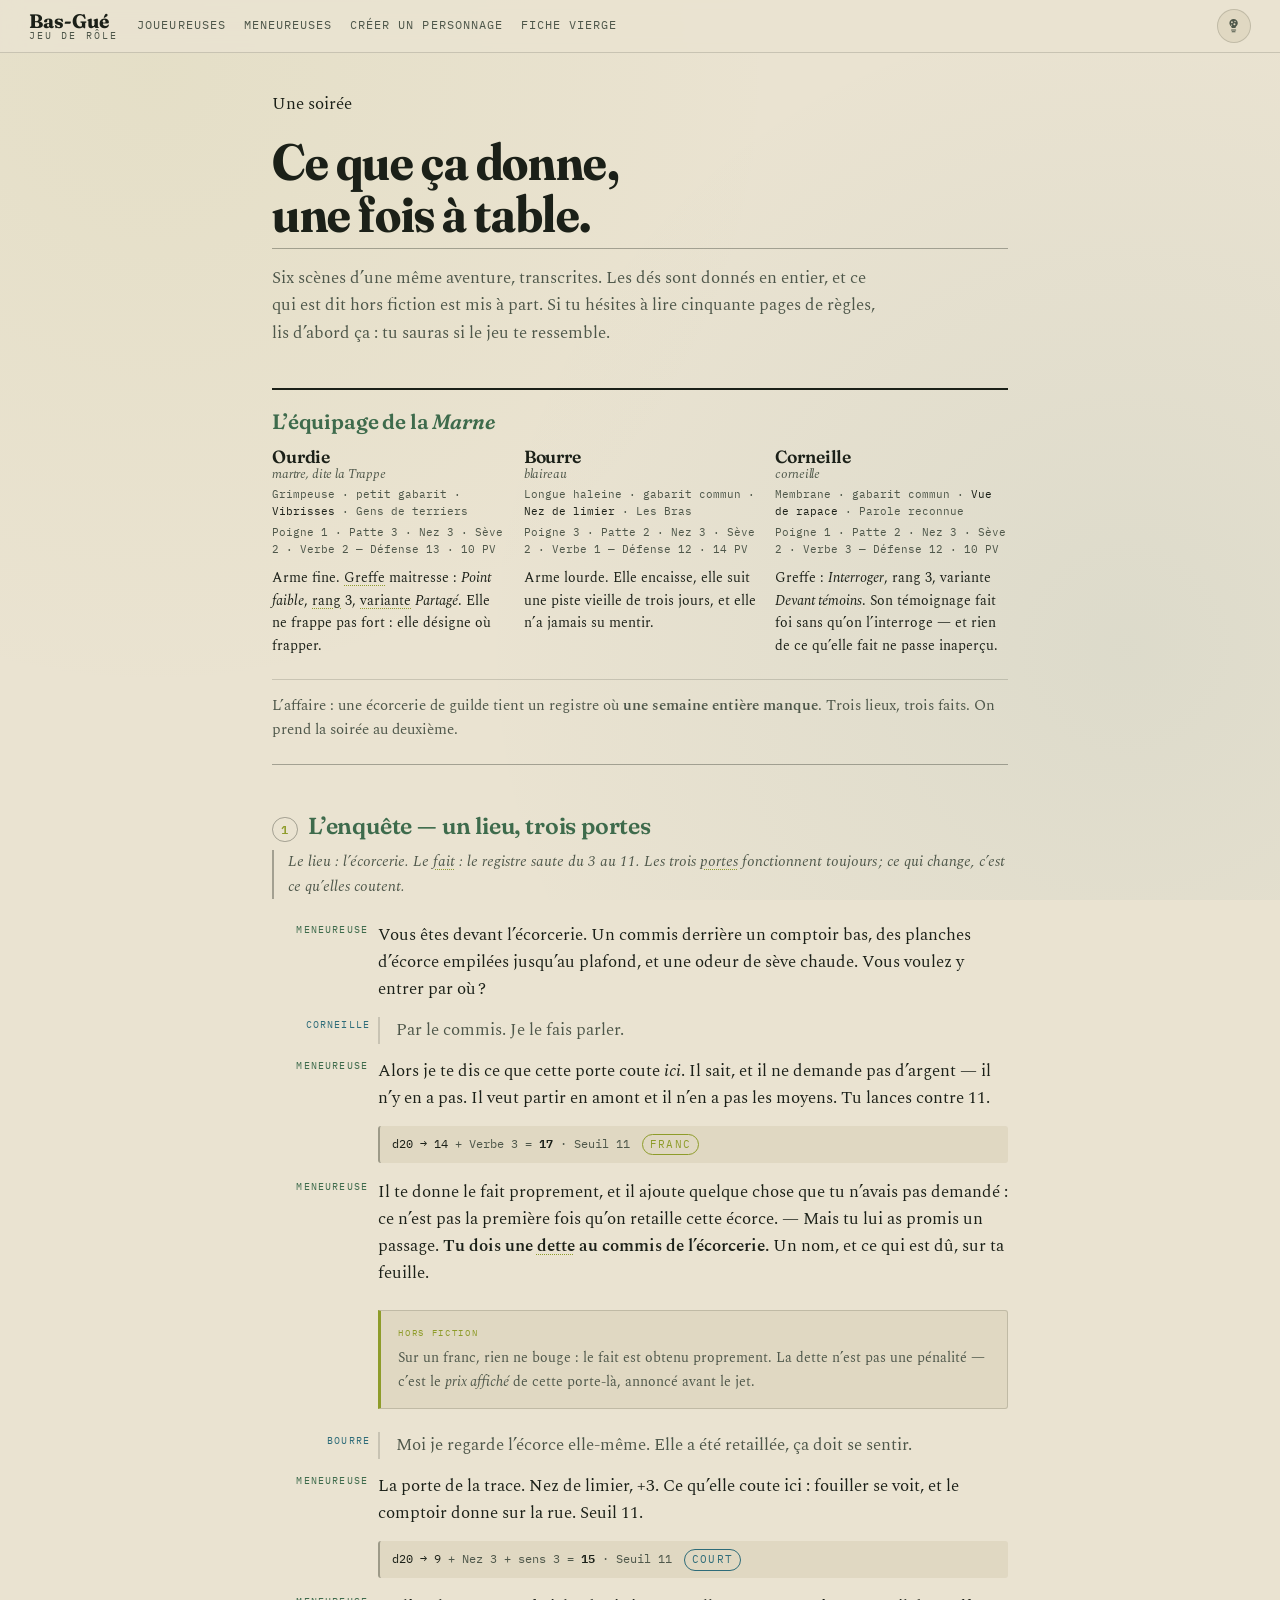
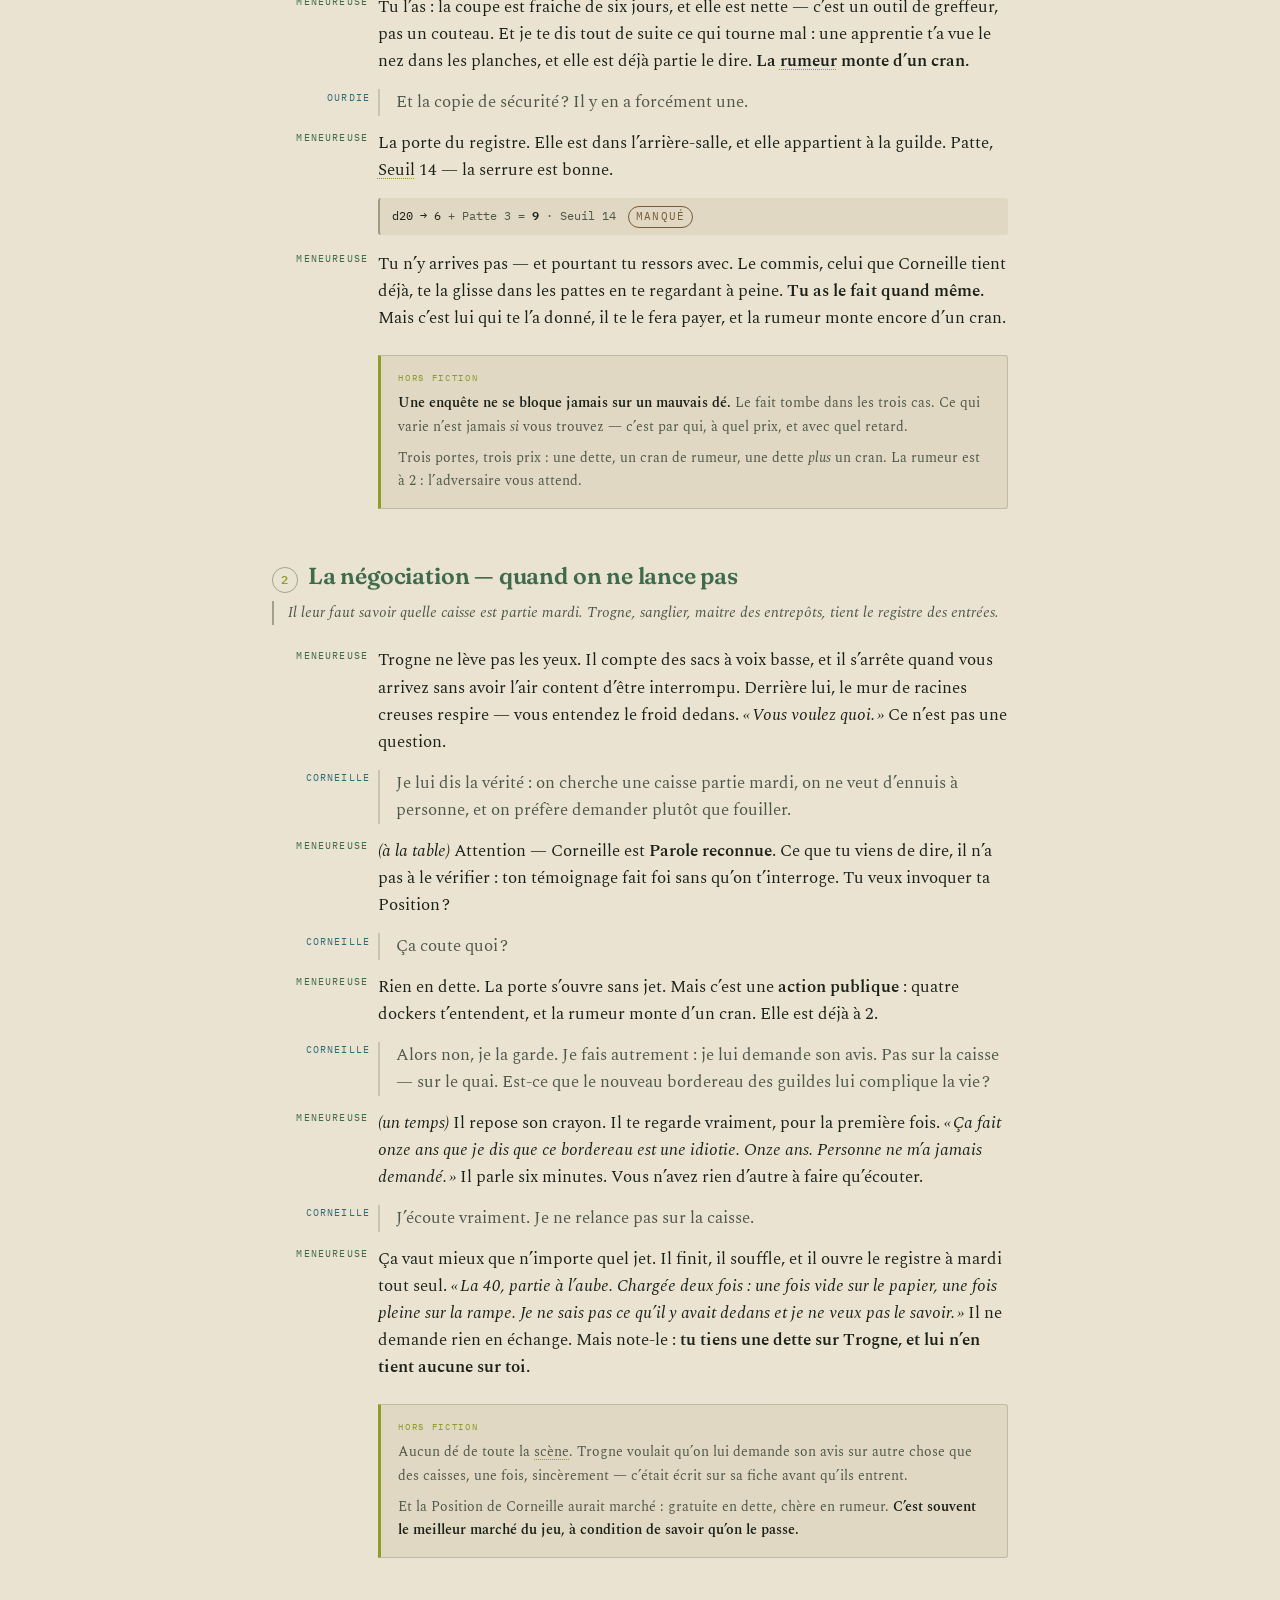
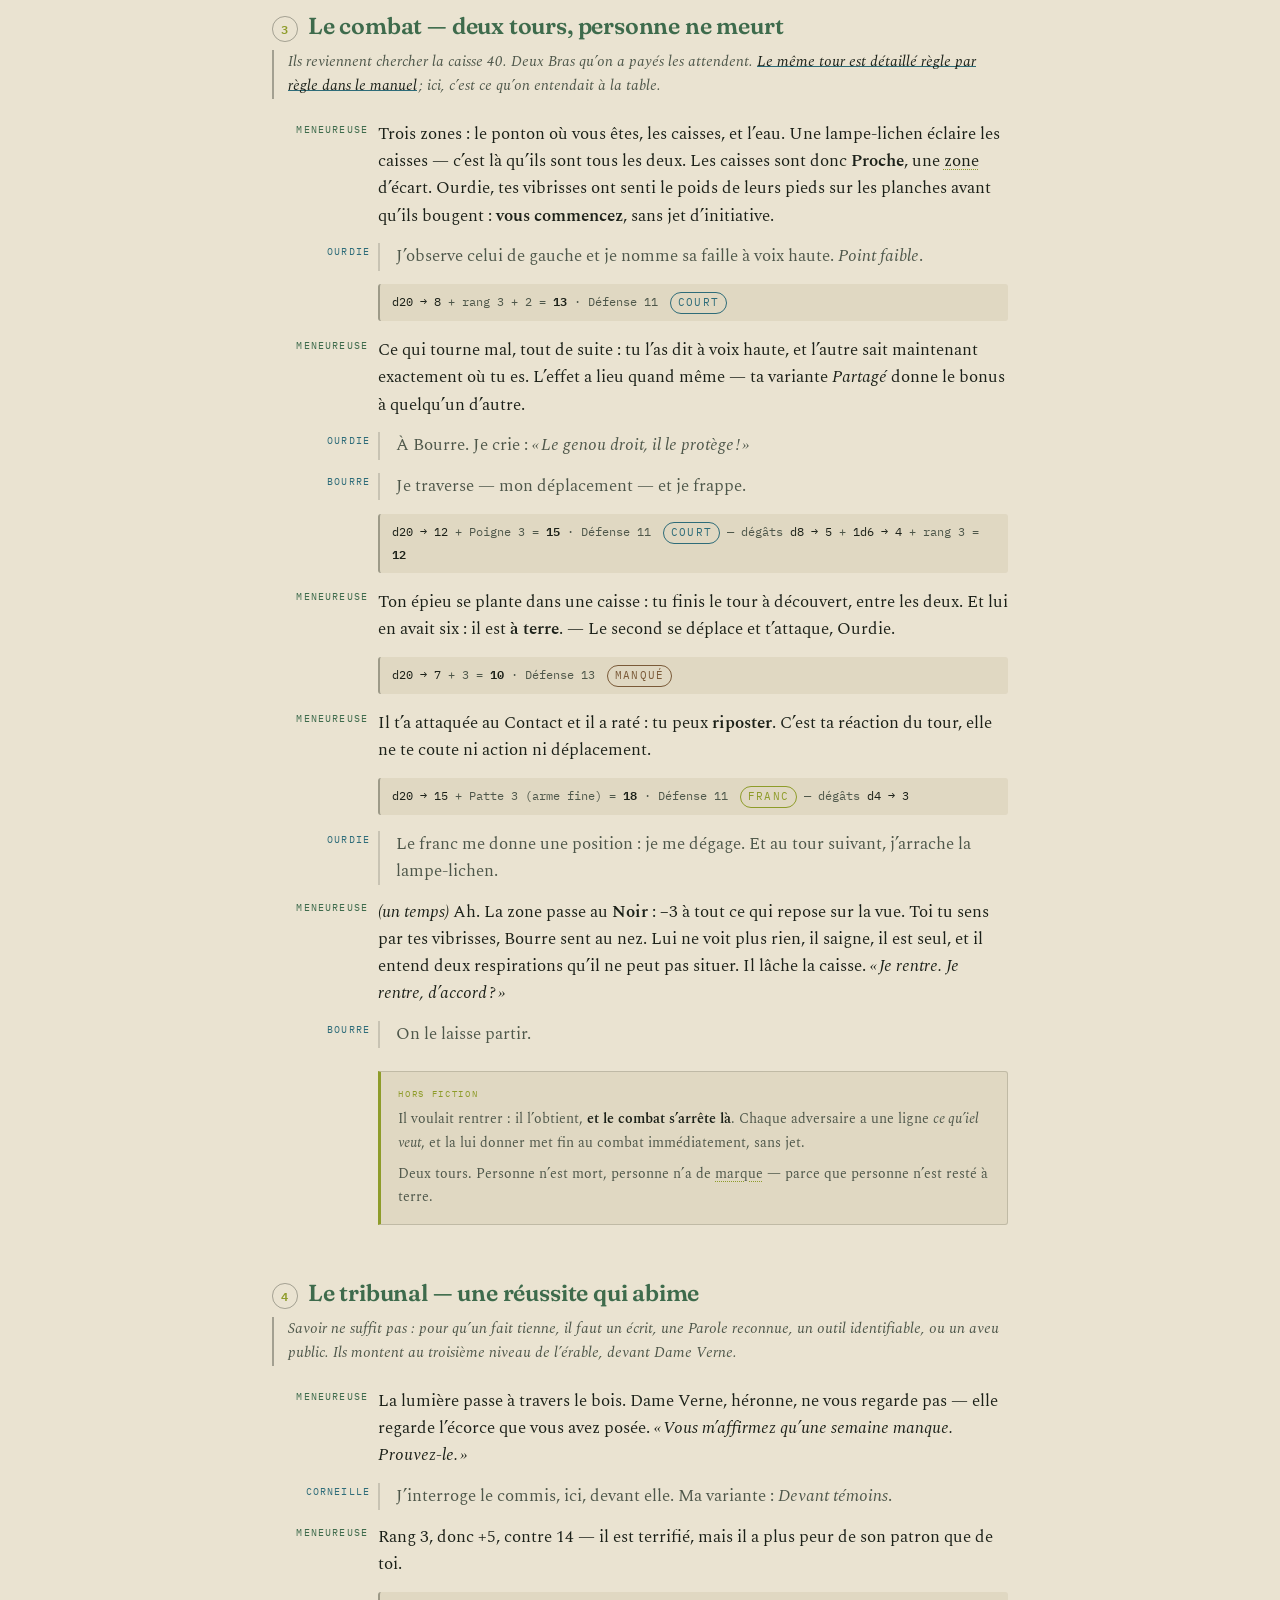
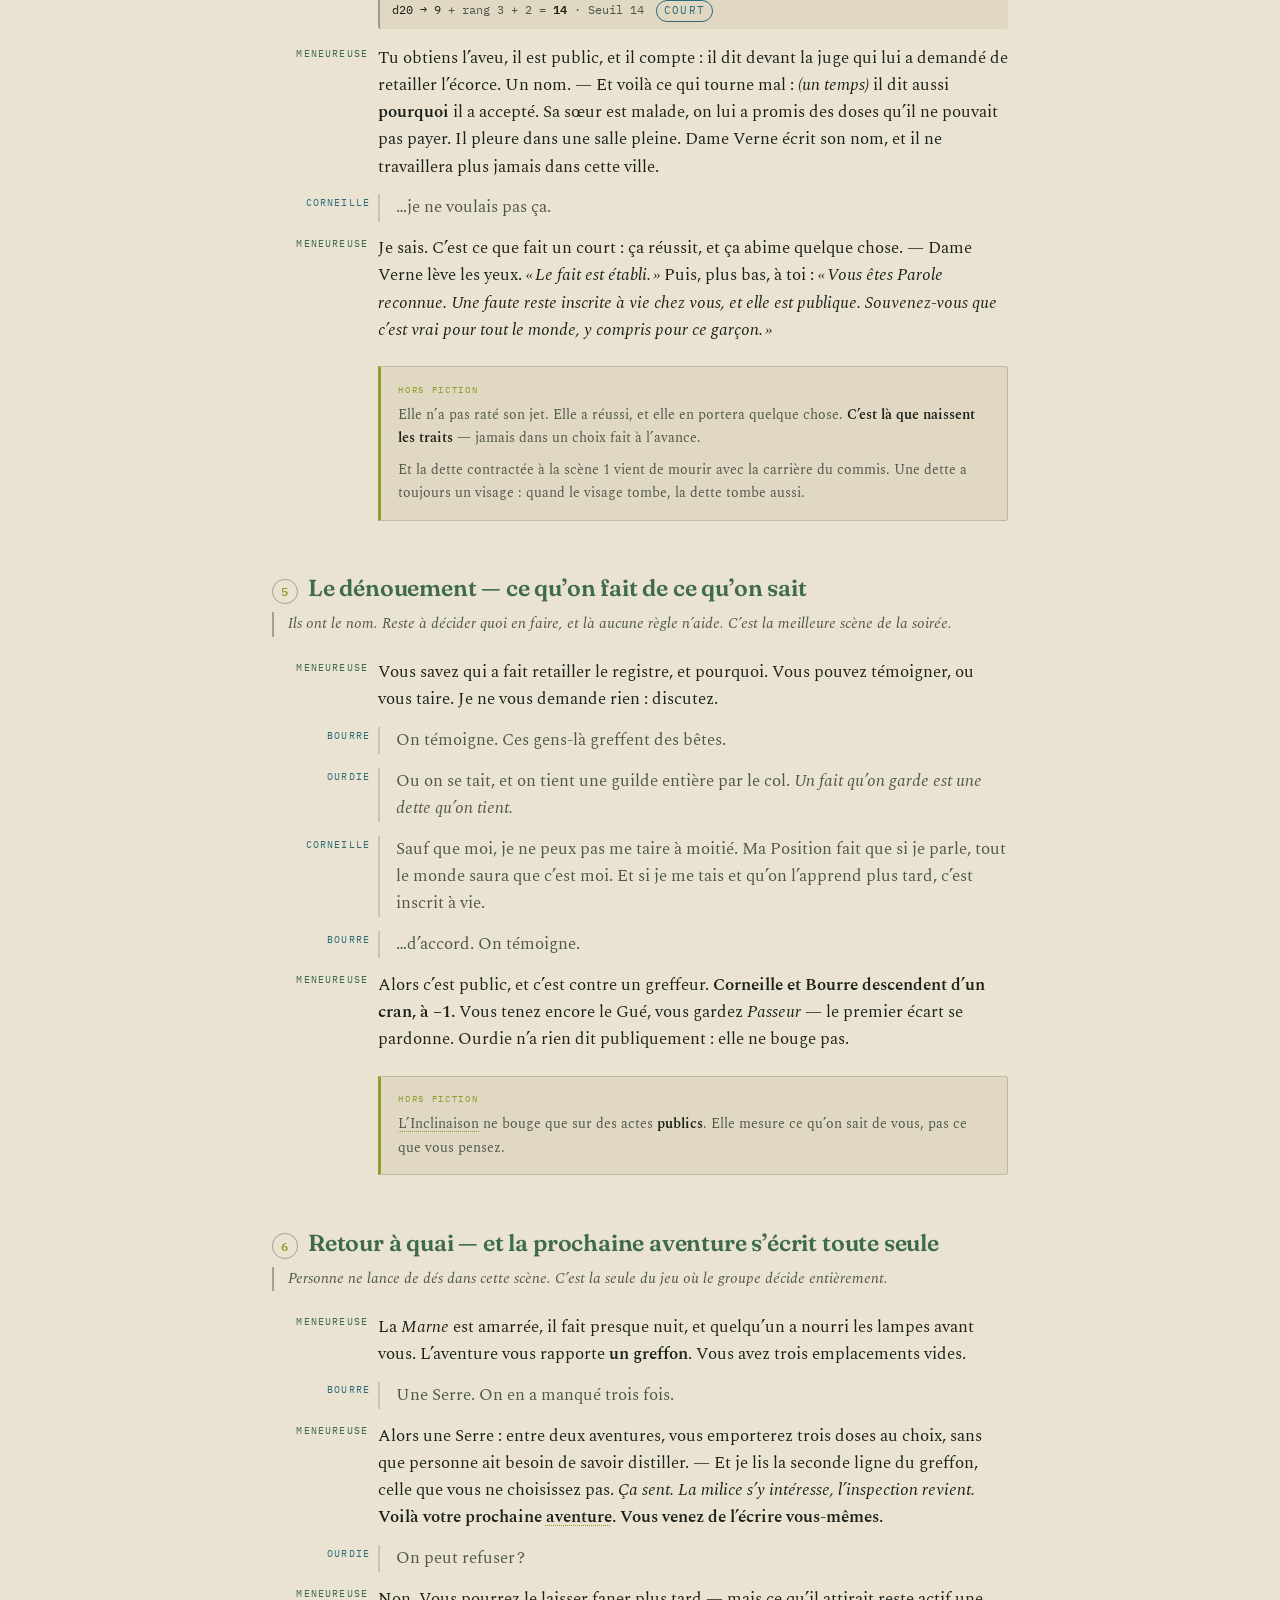
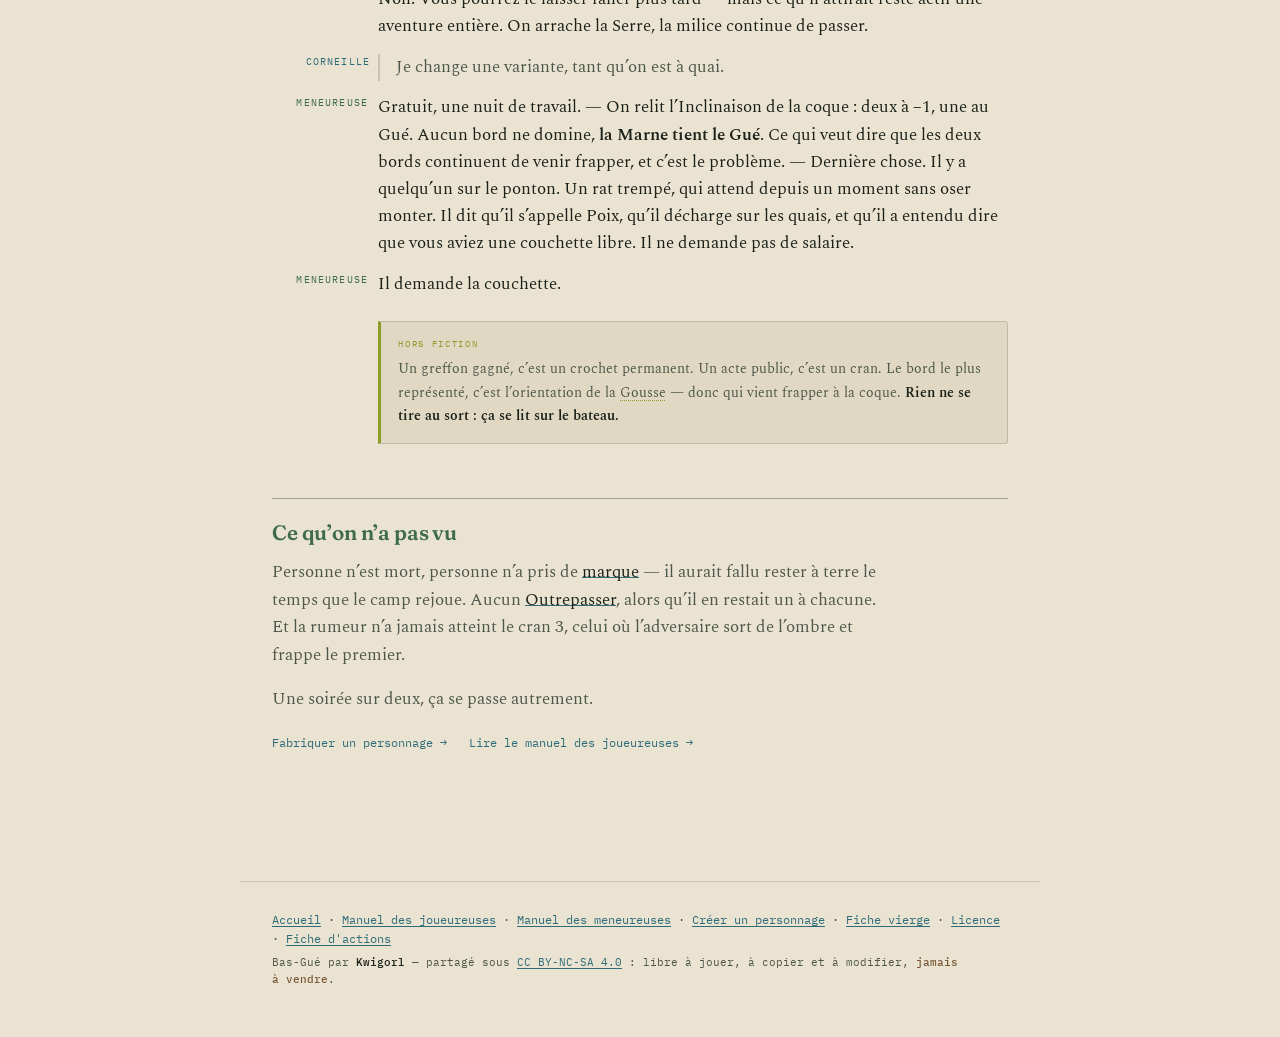
<file: table.html>
<!DOCTYPE html>
<html lang="fr">
<head>
<meta charset="utf-8">
<meta name="viewport" content="width=device-width, initial-scale=1">
<title>Une soirée à la table — Bas-Gué</title>
<meta name="description" content="Six scènes d'une partie de Bas-Gué, transcrites telles qu'elles se sont jouées : l'enquête, la négociation, le combat, le tribunal, le retour à quai.">
<link rel="preconnect" href="https://fonts.googleapis.com">
<link rel="preconnect" href="https://fonts.gstatic.com" crossorigin>
<link href="https://fonts.googleapis.com/css2?family=Fraunces:ital,opsz,wght,SOFT,WONK@0,9..144,400..800,0..100,0..1;1,9..144,400..800,0..100,0..1&family=Spectral:ital,wght@0,300;0,400;0,600;1,400&family=IBM+Plex+Mono:wght@400;500;600&display=swap" rel="stylesheet">
<link rel="stylesheet" href="assets/style.css">
<link rel="stylesheet" href="assets/table.css">
<link rel="icon" href="assets/lichen.svg">
<script>try{var t=localStorage.getItem('basgue-lampe');if(t)document.documentElement.dataset.lampe=t;}catch(e){}</script>
</head>
<body class="page-table">

<header class="barre">
  <a class="marque" href="index.html"><span class="marque-nom">Bas-Gué</span><span class="marque-sous">jeu de rôle</span></a>
  <nav class="barre-nav">
    <a href="manuel-joueureuses.html">Joueureuses</a>
    <a href="manuel-meneur.html">Meneureuses</a>
    <a href="creation.html">Créer un personnage</a>
    <a href="fiche.html">Fiche vierge</a>
  </nav>
  <div class="barre-outils">
    <button class="lampe" id="lampe" type="button" aria-pressed="false" title="Allumer ou éteindre le lichen">
      <svg viewBox="0 0 32 32" aria-hidden="true"><circle class="lampe-halo" cx="16" cy="14" r="11"/><path class="lampe-bulbe" fill-rule="evenodd" d="M16 5c-4 0-7 3-7 6.7 0 2.7 1.5 4.2 2.6 5.5.8 1 1.2 1.8 1.2 2.8h6.4c0-1 .4-1.8 1.2-2.8C21.5 15.9 23 14.4 23 11.7 23 8 20 5 16 5zM11.7 10.4a1.5 1.5 0 1 0 3 0 1.5 1.5 0 1 0-3 0zM17.3 9.2a1.1 1.1 0 1 0 2.2 0 1.1 1.1 0 1 0-2.2 0zM15.7 13.9a1.7 1.7 0 1 0 3.4 0 1.7 1.7 0 1 0-3.4 0zM11.6 15.2a1 1 0 1 0 2 0 1 1 0 1 0-2 0z"/><path class="lampe-culot" d="M12.6 23.4h6.8M13.6 26.4h4.8"/></svg>
      <span class="visuellement-cache">Lumière</span>
    </button>
  </div>
</header>

<main class="page-table-corps">

  <div class="table-entete">
    <p class="eyebrow">Une soirée</p>
    <h1>Ce que ça donne,<br>une fois à table.</h1>
    <p class="chapo">Six scènes d’une même aventure, transcrites. Les dés sont donnés en entier, et ce qui est dit hors fiction est mis à part. Si tu hésites à lire cinquante pages de règles, lis d’abord ça : tu sauras si le jeu te ressemble.</p>
  </div>

  <section class="equipage">
    <h2 class="titre-section">L’équipage de la <em>Marne</em></h2>
    <div class="equipage-grille">
      <article>
        <h3>Ourdie <span>martre, dite la Trappe</span></h3>
        <p class="chiffres">Grimpeuse · petit gabarit · <em>Vibrisses</em> · Gens de terriers</p>
        <p class="chiffres">Poigne 1 · Patte 3 · Nez 3 · Sève 2 · Verbe 2 — Défense 13 · 10 PV</p>
        <p>Arme fine. <span class="terme" data-terme="Greffe">Greffe</span> maitresse : <em>Point faible</em>, <span class="terme" data-terme="Rang">rang</span> 3, <span class="terme" data-terme="Variante">variante</span> <em>Partagé</em>. Elle ne frappe pas fort : elle désigne où frapper.</p>
      </article>
      <article>
        <h3>Bourre <span>blaireau</span></h3>
        <p class="chiffres">Longue haleine · gabarit commun · <em>Nez de limier</em> · Les Bras</p>
        <p class="chiffres">Poigne 3 · Patte 2 · Nez 3 · Sève 2 · Verbe 1 — Défense 12 · 14 PV</p>
        <p>Arme lourde. Elle encaisse, elle suit une piste vieille de trois jours, et elle n’a jamais su mentir.</p>
      </article>
      <article>
        <h3>Corneille <span>corneille</span></h3>
        <p class="chiffres">Membrane · gabarit commun · <em>Vue de rapace</em> · Parole reconnue</p>
        <p class="chiffres">Poigne 1 · Patte 2 · Nez 3 · Sève 2 · Verbe 3 — Défense 12 · 10 PV</p>
        <p>Greffe : <em>Interroger</em>, rang 3, variante <em>Devant témoins</em>. Son témoignage fait foi sans qu’on l’interroge — et rien de ce qu’elle fait ne passe inaperçu.</p>
      </article>
    </div>
    <p class="equipage-note">L’affaire : une écorcerie de guilde tient un registre où <strong>une semaine entière manque</strong>. Trois lieux, trois faits. On prend la soirée au deuxième.</p>
  </section>

  <!-- ===================== 1 ===================== -->
  <section class="scene">
    <h2><span class="scene-num">1</span> L’enquête — un lieu, trois portes</h2>
    <p class="situation">Le lieu : l’écorcerie. Le <span class="terme" data-terme="Fait">fait</span> : le registre saute du 3 au 11. Les trois <span class="terme" data-terme="Porte">portes</span> fonctionnent toujours ; ce qui change, c’est ce qu’elles coutent.</p>

    <p class="r r-mj"><span class="qui">Meneureuse</span> Vous êtes devant l’écorcerie. Un commis derrière un comptoir bas, des planches d’écorce empilées jusqu’au plafond, et une odeur de sève chaude. Vous voulez y entrer par où ?</p>
    <p class="r r-j"><span class="qui">Corneille</span> Par le commis. Je le fais parler.</p>
    <p class="r r-mj"><span class="qui">Meneureuse</span> Alors je te dis ce que cette porte coute <em>ici</em>. Il sait, et il ne demande pas d’argent — il n’y en a pas. Il veut partir en amont et il n’en a pas les moyens. Tu lances contre 11.</p>
    <p class="de"><span class="lance">d20 → 14</span> + Verbe 3 = <b>17</b> · Seuil 11 <span class="verdict franc terme" data-terme="Franc" tabindex="0" role="button">franc</span></p>
    <p class="r r-mj"><span class="qui">Meneureuse</span> Il te donne le fait proprement, et il ajoute quelque chose que tu n’avais pas demandé : ce n’est pas la première fois qu’on retaille cette écorce. — Mais tu lui as promis un passage. <strong>Tu dois une <span class="terme" data-terme="Dette">dette</span> au commis de l’écorcerie.</strong> Un nom, et ce qui est dû, sur ta feuille.</p>

    <aside class="apparte">
      <p>Sur un franc, rien ne bouge : le fait est obtenu proprement. La dette n’est pas une pénalité — c’est le <em>prix affiché</em> de cette porte-là, annoncé avant le jet.</p>
    </aside>

    <p class="r r-j"><span class="qui">Bourre</span> Moi je regarde l’écorce elle-même. Elle a été retaillée, ça doit se sentir.</p>
    <p class="r r-mj"><span class="qui">Meneureuse</span> La porte de la trace. Nez de limier, +3. Ce qu’elle coute ici : fouiller se voit, et le comptoir donne sur la rue. Seuil 11.</p>
    <p class="de"><span class="lance">d20 → 9</span> + Nez 3 + sens 3 = <b>15</b> · Seuil 11 <span class="verdict court terme" data-terme="Court" tabindex="0" role="button">court</span></p>
    <p class="r r-mj"><span class="qui">Meneureuse</span> Tu l’as : la coupe est fraiche de six jours, et elle est nette — c’est un outil de greffeur, pas un couteau. Et je te dis tout de suite ce qui tourne mal : une apprentie t’a vue le nez dans les planches, et elle est déjà partie le dire. <strong>La <span class="terme" data-terme="Rumeur">rumeur</span> monte d’un cran.</strong></p>
    <p class="r r-j"><span class="qui">Ourdie</span> Et la copie de sécurité ? Il y en a forcément une.</p>
    <p class="r r-mj"><span class="qui">Meneureuse</span> La porte du registre. Elle est dans l’arrière-salle, et elle appartient à la guilde. Patte, <span class="terme" data-terme="Seuil">Seuil</span> 14 — la serrure est bonne.</p>
    <p class="de"><span class="lance">d20 → 6</span> + Patte 3 = <b>9</b> · Seuil 14 <span class="verdict manque terme" data-terme="Manqué" tabindex="0" role="button">manqué</span></p>
    <p class="r r-mj"><span class="qui">Meneureuse</span> Tu n’y arrives pas — et pourtant tu ressors avec. Le commis, celui que Corneille tient déjà, te la glisse dans les pattes en te regardant à peine. <strong>Tu as le fait quand même.</strong> Mais c’est lui qui te l’a donné, il te le fera payer, et la rumeur monte encore d’un cran.</p>

    <aside class="apparte">
      <p><strong>Une enquête ne se bloque jamais sur un mauvais dé.</strong> Le fait tombe dans les trois cas. Ce qui varie n’est jamais <em>si</em> vous trouvez — c’est par qui, à quel prix, et avec quel retard.</p>
      <p>Trois portes, trois prix : une dette, un cran de rumeur, une dette <em>plus</em> un cran. La rumeur est à 2 : l’adversaire vous attend.</p>
    </aside>
  </section>

  <!-- ===================== 2 ===================== -->
  <section class="scene">
    <h2><span class="scene-num">2</span> La négociation — quand on ne lance pas</h2>
    <p class="situation">Il leur faut savoir quelle caisse est partie mardi. Trogne, sanglier, maitre des entrepôts, tient le registre des entrées.</p>

    <p class="r r-mj"><span class="qui">Meneureuse</span> Trogne ne lève pas les yeux. Il compte des sacs à voix basse, et il s’arrête quand vous arrivez sans avoir l’air content d’être interrompu. Derrière lui, le mur de racines creuses respire — vous entendez le froid dedans. <em>« Vous voulez quoi. »</em> Ce n’est pas une question.</p>
    <p class="r r-j"><span class="qui">Corneille</span> Je lui dis la vérité : on cherche une caisse partie mardi, on ne veut d’ennuis à personne, et on préfère demander plutôt que fouiller.</p>
    <p class="r r-mj"><span class="qui">Meneureuse</span> <em>(à la table)</em> Attention — Corneille est <strong>Parole reconnue</strong>. Ce que tu viens de dire, il n’a pas à le vérifier : ton témoignage fait foi sans qu’on t’interroge. Tu veux invoquer ta Position ?</p>
    <p class="r r-j"><span class="qui">Corneille</span> Ça coute quoi ?</p>
    <p class="r r-mj"><span class="qui">Meneureuse</span> Rien en dette. La porte s’ouvre sans jet. Mais c’est une <strong>action publique</strong> : quatre dockers t’entendent, et la rumeur monte d’un cran. Elle est déjà à 2.</p>
    <p class="r r-j"><span class="qui">Corneille</span> Alors non, je la garde. Je fais autrement : je lui demande son avis. Pas sur la caisse — sur le quai. Est-ce que le nouveau bordereau des guildes lui complique la vie ?</p>
    <p class="r r-mj"><span class="qui">Meneureuse</span> <em>(un temps)</em> Il repose son crayon. Il te regarde vraiment, pour la première fois. <em>« Ça fait onze ans que je dis que ce bordereau est une idiotie. Onze ans. Personne ne m’a jamais demandé. »</em> Il parle six minutes. Vous n’avez rien d’autre à faire qu’écouter.</p>
    <p class="r r-j"><span class="qui">Corneille</span> J’écoute vraiment. Je ne relance pas sur la caisse.</p>
    <p class="r r-mj"><span class="qui">Meneureuse</span> Ça vaut mieux que n’importe quel jet. Il finit, il souffle, et il ouvre le registre à mardi tout seul. <em>« La 40, partie à l’aube. Chargée deux fois : une fois vide sur le papier, une fois pleine sur la rampe. Je ne sais pas ce qu’il y avait dedans et je ne veux pas le savoir. »</em> Il ne demande rien en échange. Mais note-le : <strong>tu tiens une dette sur Trogne, et lui n’en tient aucune sur toi.</strong></p>

    <aside class="apparte">
      <p>Aucun dé de toute la <span class="terme" data-terme="Scène">scène</span>. Trogne voulait qu’on lui demande son avis sur autre chose que des caisses, une fois, sincèrement — c’était écrit sur sa fiche avant qu’ils entrent.</p>
      <p>Et la Position de Corneille aurait marché : gratuite en dette, chère en rumeur. <strong>C’est souvent le meilleur marché du jeu, à condition de savoir qu’on le passe.</strong></p>
    </aside>
  </section>

  <!-- ===================== 3 ===================== -->
  <section class="scene">
    <h2><span class="scene-num">3</span> Le combat — deux tours, personne ne meurt</h2>
    <p class="situation">Ils reviennent chercher la caisse 40. Deux Bras qu’on a payés les attendent. <a class="lien-interne" href="manuel-joueureuses.html#un-tour-joue">Le même tour est détaillé règle par règle dans le manuel</a> ; ici, c’est ce qu’on entendait à la table.</p>

    <p class="r r-mj"><span class="qui">Meneureuse</span> Trois zones : le ponton où vous êtes, les caisses, et l’eau. Une lampe-lichen éclaire les caisses — c’est là qu’ils sont tous les deux. Les caisses sont donc <strong>Proche</strong>, une <span class="terme" data-terme="Zone">zone</span> d’écart. Ourdie, tes vibrisses ont senti le poids de leurs pieds sur les planches avant qu’ils bougent : <strong>vous commencez</strong>, sans jet d’initiative.</p>
    <p class="r r-j"><span class="qui">Ourdie</span> J’observe celui de gauche et je nomme sa faille à voix haute. <em>Point faible</em>.</p>
    <p class="de"><span class="lance">d20 → 8</span> + rang 3 + 2 = <b>13</b> · Défense 11 <span class="verdict court terme" data-terme="Court" tabindex="0" role="button">court</span></p>
    <p class="r r-mj"><span class="qui">Meneureuse</span> Ce qui tourne mal, tout de suite : tu l’as dit à voix haute, et l’autre sait maintenant exactement où tu es. L’effet a lieu quand même — ta variante <em>Partagé</em> donne le bonus à quelqu’un d’autre.</p>
    <p class="r r-j"><span class="qui">Ourdie</span> À Bourre. Je crie : <em>« Le genou droit, il le protège ! »</em></p>
    <p class="r r-j"><span class="qui">Bourre</span> Je traverse — mon déplacement — et je frappe.</p>
    <p class="de"><span class="lance">d20 → 12</span> + Poigne 3 = <b>15</b> · Défense 11 <span class="verdict court terme" data-terme="Court" tabindex="0" role="button">court</span> — dégâts <span class="lance">d8 → 5</span> + <span class="lance">1d6 → 4</span> + rang 3 = <b>12</b></p>
    <p class="r r-mj"><span class="qui">Meneureuse</span> Ton épieu se plante dans une caisse : tu finis le tour à découvert, entre les deux. Et lui en avait six : il est <strong>à terre</strong>. — Le second se déplace et t’attaque, Ourdie.</p>
    <p class="de"><span class="lance">d20 → 7</span> + 3 = <b>10</b> · Défense 13 <span class="verdict manque terme" data-terme="Manqué" tabindex="0" role="button">manqué</span></p>
    <p class="r r-mj"><span class="qui">Meneureuse</span> Il t’a attaquée au Contact et il a raté : tu peux <strong>riposter</strong>. C’est ta réaction du tour, elle ne te coute ni action ni déplacement.</p>
    <p class="de"><span class="lance">d20 → 15</span> + Patte 3 <em>(arme fine)</em> = <b>18</b> · Défense 11 <span class="verdict franc terme" data-terme="Franc" tabindex="0" role="button">franc</span> — dégâts <span class="lance">d4 → 3</span></p>
    <p class="r r-j"><span class="qui">Ourdie</span> Le franc me donne une position : je me dégage. Et au tour suivant, j’arrache la lampe-lichen.</p>
    <p class="r r-mj"><span class="qui">Meneureuse</span> <em>(un temps)</em> Ah. La zone passe au <strong>Noir</strong> : −3 à tout ce qui repose sur la vue. Toi tu sens par tes vibrisses, Bourre sent au nez. Lui ne voit plus rien, il saigne, il est seul, et il entend deux respirations qu’il ne peut pas situer. Il lâche la caisse. <em>« Je rentre. Je rentre, d’accord ? »</em></p>
    <p class="r r-j"><span class="qui">Bourre</span> On le laisse partir.</p>

    <aside class="apparte">
      <p>Il voulait rentrer : il l’obtient, <strong>et le combat s’arrête là</strong>. Chaque adversaire a une ligne <em>ce qu’iel veut</em>, et la lui donner met fin au combat immédiatement, sans jet.</p>
      <p>Deux tours. Personne n’est mort, personne n’a de <span class="terme" data-terme="Marque">marque</span> — parce que personne n’est resté à terre.</p>
    </aside>
  </section>

  <!-- ===================== 4 ===================== -->
  <section class="scene">
    <h2><span class="scene-num">4</span> Le tribunal — une réussite qui abime</h2>
    <p class="situation">Savoir ne suffit pas : pour qu’un fait tienne, il faut un écrit, une Parole reconnue, un outil identifiable, ou un aveu public. Ils montent au troisième niveau de l’érable, devant Dame Verne.</p>

    <p class="r r-mj"><span class="qui">Meneureuse</span> La lumière passe à travers le bois. Dame Verne, héronne, ne vous regarde pas — elle regarde l’écorce que vous avez posée. <em>« Vous m’affirmez qu’une semaine manque. Prouvez-le. »</em></p>
    <p class="r r-j"><span class="qui">Corneille</span> J’interroge le commis, ici, devant elle. Ma variante : <em>Devant témoins</em>.</p>
    <p class="r r-mj"><span class="qui">Meneureuse</span> Rang 3, donc +5, contre 14 — il est terrifié, mais il a plus peur de son patron que de toi.</p>
    <p class="de"><span class="lance">d20 → 9</span> + rang 3 + 2 = <b>14</b> · Seuil 14 <span class="verdict court terme" data-terme="Court" tabindex="0" role="button">court</span></p>
    <p class="r r-mj"><span class="qui">Meneureuse</span> Tu obtiens l’aveu, il est public, et il compte : il dit devant la juge qui lui a demandé de retailler l’écorce. Un nom. — Et voilà ce qui tourne mal : <em>(un temps)</em> il dit aussi <strong>pourquoi</strong> il a accepté. Sa sœur est malade, on lui a promis des doses qu’il ne pouvait pas payer. Il pleure dans une salle pleine. Dame Verne écrit son nom, et il ne travaillera plus jamais dans cette ville.</p>
    <p class="r r-j"><span class="qui">Corneille</span> …je ne voulais pas ça.</p>
    <p class="r r-mj"><span class="qui">Meneureuse</span> Je sais. C’est ce que fait un court : ça réussit, et ça abime quelque chose. — Dame Verne lève les yeux. <em>« Le fait est établi. »</em> Puis, plus bas, à toi : <em>« Vous êtes Parole reconnue. Une faute reste inscrite à vie chez vous, et elle est publique. Souvenez-vous que c’est vrai pour tout le monde, y compris pour ce garçon. »</em></p>

    <aside class="apparte">
      <p>Elle n’a pas raté son jet. Elle a réussi, et elle en portera quelque chose. <strong>C’est là que naissent les traits</strong> — jamais dans un choix fait à l’avance.</p>
      <p>Et la dette contractée à la scène 1 vient de mourir avec la carrière du commis. Une dette a toujours un visage : quand le visage tombe, la dette tombe aussi.</p>
    </aside>
  </section>

  <!-- ===================== 5 ===================== -->
  <section class="scene">
    <h2><span class="scene-num">5</span> Le dénouement — ce qu’on fait de ce qu’on sait</h2>
    <p class="situation">Ils ont le nom. Reste à décider quoi en faire, et là aucune règle n’aide. C’est la meilleure scène de la soirée.</p>

    <p class="r r-mj"><span class="qui">Meneureuse</span> Vous savez qui a fait retailler le registre, et pourquoi. Vous pouvez témoigner, ou vous taire. Je ne vous demande rien : discutez.</p>
    <p class="r r-j"><span class="qui">Bourre</span> On témoigne. Ces gens-là greffent des bêtes.</p>
    <p class="r r-j"><span class="qui">Ourdie</span> Ou on se tait, et on tient une guilde entière par le col. <em>Un fait qu’on garde est une dette qu’on tient.</em></p>
    <p class="r r-j"><span class="qui">Corneille</span> Sauf que moi, je ne peux pas me taire à moitié. Ma Position fait que si je parle, tout le monde saura que c’est moi. Et si je me tais et qu’on l’apprend plus tard, c’est inscrit à vie.</p>
    <p class="r r-j"><span class="qui">Bourre</span> …d’accord. On témoigne.</p>
    <p class="r r-mj"><span class="qui">Meneureuse</span> Alors c’est public, et c’est contre un greffeur. <strong>Corneille et Bourre descendent d’un cran, à −1.</strong> Vous tenez encore le Gué, vous gardez <em>Passeur</em> — le premier écart se pardonne. Ourdie n’a rien dit publiquement : elle ne bouge pas.</p>

    <aside class="apparte">
      <p><span class="terme" data-terme="Inclinaison">L’Inclinaison</span> ne bouge que sur des actes <strong>publics</strong>. Elle mesure ce qu’on sait de vous, pas ce que vous pensez.</p>
    </aside>
  </section>

  <!-- ===================== 6 ===================== -->
  <section class="scene">
    <h2><span class="scene-num">6</span> Retour à quai — et la prochaine aventure s’écrit toute seule</h2>
    <p class="situation">Personne ne lance de dés dans cette scène. C’est la seule du jeu où le groupe décide entièrement.</p>

    <p class="r r-mj"><span class="qui">Meneureuse</span> La <em>Marne</em> est amarrée, il fait presque nuit, et quelqu’un a nourri les lampes avant vous. L’aventure vous rapporte <strong>un greffon</strong>. Vous avez trois emplacements vides.</p>
    <p class="r r-j"><span class="qui">Bourre</span> Une Serre. On en a manqué trois fois.</p>
    <p class="r r-mj"><span class="qui">Meneureuse</span> Alors une Serre : entre deux aventures, vous emporterez trois doses au choix, sans que personne ait besoin de savoir distiller. — Et je lis la seconde ligne du greffon, celle que vous ne choisissez pas. <em>Ça sent. La milice s’y intéresse, l’inspection revient.</em> <strong>Voilà votre prochaine <span class="terme" data-terme="Aventure">aventure</span>. Vous venez de l’écrire vous-mêmes.</strong></p>
    <p class="r r-j"><span class="qui">Ourdie</span> On peut refuser ?</p>
    <p class="r r-mj"><span class="qui">Meneureuse</span> Non. Vous pourrez le laisser faner plus tard — mais ce qu’il attirait reste actif une aventure entière. On arrache la Serre, la milice continue de passer.</p>
    <p class="r r-j"><span class="qui">Corneille</span> Je change une variante, tant qu’on est à quai.</p>
    <p class="r r-mj"><span class="qui">Meneureuse</span> Gratuit, une nuit de travail. — On relit l’Inclinaison de la coque : deux à −1, une au Gué. Aucun bord ne domine, <strong>la Marne tient le Gué</strong>. Ce qui veut dire que les deux bords continuent de venir frapper, et c’est le problème. — Dernière chose. Il y a quelqu’un sur le ponton. Un rat trempé, qui attend depuis un moment sans oser monter. Il dit qu’il s’appelle Poix, qu’il décharge sur les quais, et qu’il a entendu dire que vous aviez une couchette libre. Il ne demande pas de salaire.</p>
    <p class="r r-mj"><span class="qui">Meneureuse</span> Il demande la couchette.</p>

    <aside class="apparte">
      <p>Un greffon gagné, c’est un crochet permanent. Un acte public, c’est un cran. Le bord le plus représenté, c’est l’orientation de la <span class="terme" data-terme="Gousse">Gousse</span> — donc qui vient frapper à la coque. <strong>Rien ne se tire au sort : ça se lit sur le bateau.</strong></p>
    </aside>
  </section>

  <section class="table-fin">
    <h2 class="titre-section">Ce qu’on n’a pas vu</h2>
    <p>Personne n’est mort, personne n’a pris de <a class="lien-interne" href="manuel-joueureuses.html#les-marques">marque</a> — il aurait fallu rester à terre le temps que le camp rejoue. Aucun <a class="lien-interne" href="manuel-joueureuses.html#outrepasser">Outrepasser</a><button type="button" class="terme-info" data-terme="Outrepasser" aria-label="Définition de Outrepasser">ⓘ</button>, alors qu’il en restait un à chacune. Et la rumeur n’a jamais atteint le cran 3, celui où l’adversaire sort de l’ombre et frappe le premier.</p>
    <p>Une soirée sur deux, ça se passe autrement.</p>
    <p class="table-liens"><a href="creation.html">Fabriquer un personnage →</a> <a href="manuel-joueureuses.html">Lire le manuel des joueureuses →</a></p>
  </section>

</main>

<footer class="pied-site">
  <p class="pied-liens"><a href="index.html">Accueil</a> · <a href="manuel-joueureuses.html">Manuel des joueureuses</a> · <a href="manuel-meneur.html">Manuel des meneureuses</a> · <a href="creation.html">Créer un personnage</a> · <a href="fiche.html">Fiche vierge</a> · <a href="licence.html">Licence</a> · <a href="actions.html">Fiche d'actions</a></p>
  <p class="pied-licence">Bas-Gué par <b>Kwigorl</b> — partagé sous <a href="licence.html">CC BY-NC-SA 4.0</a> : libre à jouer, à copier et à modifier, <strong>jamais à vendre</strong>.</p>
</footer>

<script src="assets/site.js"></script>
<script src="assets/glossaire-data.js"></script>
<script src="assets/glossaire.js"></script>
</body>
</html>
</file>
<file: assets/style.css>
/* ===========================================================
   Bas-Gué — feuille de style
   Jour  : vase claire, encre vert-noir, fleuve turquoise
   Nuit  : on éteint les lichens, ils repoussent en lumière
   =========================================================== */

:root{
  --vase:#EAE3D1;
  --vase-creuse:#E0D8C2;
  --vase-profonde:#D5CBB1;
  --encre:#1B2018;
  --encre-douce:#4E574A;
  --seve:#3E6B4C;
  --lichen:#8E9C2A;
  --lichen-vif:#B8C93F;
  --fleuve:#2E6C79;
  --ecorce:#7A5A38;
  --trait:rgba(27,32,24,.16);
  --trait-fort:rgba(27,32,24,.34);
  --papier-ombre:0 1px 0 rgba(255,255,255,.5), 0 12px 30px -22px rgba(27,32,24,.5);
  --halo:none;

  --serif:"Spectral",Iowan Old Style,Palatino,Georgia,serif;
  --titre:"Fraunces","Spectral",Georgia,serif;
  --mono:"IBM Plex Mono",ui-monospace,SFMono-Regular,Menlo,monospace;

  --mesure:40rem;
  --rayon:3px;
  color-scheme:light;
}

html[data-lampe="nuit"]{
  --vase:#0F1410;
  --vase-creuse:#151B15;
  --vase-profonde:#1C231B;
  --encre:#DCE3D0;
  --encre-douce:#93A08C;
  --seve:#79B189;
  --lichen:#B9CC4E;
  --lichen-vif:#D2E266;
  --fleuve:#68B0BC;
  --ecorce:#C39A6B;
  --trait:rgba(220,227,208,.16);
  --trait-fort:rgba(220,227,208,.34);
  --papier-ombre:0 0 0 1px rgba(220,227,208,.06), 0 18px 40px -30px #000;
  --halo:0 0 22px -6px rgba(210,226,102,.45);
  color-scheme:dark;
}

*{box-sizing:border-box}

html{scroll-behavior:smooth;scroll-padding-top:5.5rem}
@media (prefers-reduced-motion:reduce){html{scroll-behavior:auto}}

body{
  margin:0;
  background:var(--vase);
  color:var(--encre);
  font-family:var(--serif);
  font-size:17px;
  line-height:1.62;
  font-weight:400;
  -webkit-font-smoothing:antialiased;
  background-image:
    radial-gradient(circle at 12% 8%, rgba(142,156,42,.06), transparent 45%),
    radial-gradient(circle at 88% 72%, rgba(46,108,121,.07), transparent 50%);
  background-attachment:fixed;
}

a{color:var(--fleuve);text-decoration-thickness:1px;text-underline-offset:.18em}
a:hover{color:var(--seve)}
:focus-visible{outline:2px solid var(--lichen);outline-offset:3px;border-radius:2px}

.visuellement-cache{position:absolute;width:1px;height:1px;overflow:hidden;clip:rect(0 0 0 0);white-space:nowrap}
.saut-contenu{position:absolute;left:-999px;top:0;background:var(--encre);color:var(--vase);padding:.6rem 1rem;z-index:99}
.saut-contenu:focus{left:.5rem;top:.5rem}

/* ---------- barre haute ---------- */
.barre{
  position:sticky;top:0;z-index:40;
  display:flex;align-items:center;gap:1.2rem;
  padding:.55rem clamp(.8rem,3vw,1.8rem);
  background:color-mix(in srgb,var(--vase) 88%,transparent);
  backdrop-filter:blur(10px);
  border-bottom:1px solid var(--trait);
}
.marque{display:flex;flex-direction:column;text-decoration:none;color:var(--encre);line-height:1.05}
.marque-nom{
  font-family:var(--titre);font-weight:700;font-size:1.22rem;letter-spacing:.005em;
  font-variation-settings:"SOFT" 40,"WONK" 1,"opsz" 40;
}
.marque-sous{font-family:var(--mono);font-size:.6rem;letter-spacing:.22em;text-transform:uppercase;color:var(--encre-douce)}
.barre-nav{display:flex;gap:1.1rem;margin-right:auto;flex-wrap:wrap}
.barre-nav a{
  font-family:var(--mono);font-size:.74rem;letter-spacing:.09em;text-transform:uppercase;
  color:var(--encre-douce);text-decoration:none;padding:.25rem 0;border-bottom:2px solid transparent;
}
.barre-nav a:hover{color:var(--encre);border-color:var(--trait-fort)}
.barre-nav a[aria-current]{color:var(--encre);border-color:var(--lichen)}
.barre-outils{display:flex;align-items:center;gap:.6rem}

.champ-recherche input{
  font-family:var(--mono);font-size:.78rem;
  background:var(--vase-creuse);border:1px solid var(--trait);border-radius:var(--rayon);
  color:var(--encre);padding:.38rem .6rem;width:11rem;
}
.champ-recherche input::placeholder{color:var(--encre-douce)}

.lampe{
  width:2.15rem;height:2.15rem;display:grid;place-items:center;flex:none;
  background:var(--vase-creuse);border:1px solid var(--trait);border-radius:50%;cursor:pointer;
  color:var(--encre-douce);transition:color .25s,box-shadow .25s,background .25s;
}
.lampe svg{width:1.2rem;height:1.2rem}
.lampe .lampe-bulbe{fill:currentColor;stroke:none}
.lampe .lampe-culot{fill:none;stroke:currentColor;stroke-width:1.8;stroke-linecap:round}
.lampe .lampe-halo{fill:none;stroke:none}
.lampe:hover{color:var(--encre)}
html[data-lampe="nuit"] .lampe{color:var(--lichen-vif);box-shadow:var(--halo);background:transparent}
html[data-lampe="nuit"] .lampe .lampe-halo{fill:rgba(210,226,102,.14)}

.bouton-sommaire{display:none;font-family:var(--mono);font-size:.72rem;letter-spacing:.08em;text-transform:uppercase;
  background:none;border:1px solid var(--trait-fort);border-radius:var(--rayon);color:var(--encre);padding:.4rem .6rem;cursor:pointer}

/* ---------- disposition manuel ---------- */
.disposition{
  display:grid;
  grid-template-columns:minmax(15rem,19rem) minmax(0,1fr);
  gap:clamp(1.5rem,4vw,4rem);
  max-width:78rem;margin:0 auto;padding:0 clamp(.9rem,3vw,2rem) 4rem;
}
.sommaire{
  position:sticky;top:4.2rem;align-self:start;
  max-height:calc(100vh - 5.5rem);overflow-y:auto;
  padding:1.6rem .4rem 2rem 0;
  border-right:1px solid var(--trait);
  scrollbar-width:thin;
}
.sommaire-titre{
  font-family:var(--mono);font-size:.64rem;letter-spacing:.2em;text-transform:uppercase;
  color:var(--encre-douce);margin:0 0 .9rem;
}
.sommaire-liens{display:flex;flex-direction:column}
.sommaire-liens a{
  text-decoration:none;color:var(--encre-douce);
  padding:.16rem 0 .16rem .8rem;border-left:2px solid transparent;
  font-size:.86rem;line-height:1.35;
}
.sommaire-liens a:hover{color:var(--encre);border-color:var(--trait-fort)}
.sommaire-liens a.actif{color:var(--encre);border-color:var(--lichen);font-weight:600}
.sommaire-liens a.toc-n1{
  font-family:var(--titre);font-size:1rem;font-weight:600;color:var(--encre);
  margin-top:1.1rem;font-variation-settings:"SOFT" 30,"opsz" 20;
}
.sommaire-liens a.toc-n1:first-child{margin-top:0}
.sommaire-liens a.toc-n3{padding-left:1.7rem;font-size:.8rem}
.sommaire-vide{font-size:.82rem;color:var(--encre-douce);font-style:italic;padding-left:.8rem}

.corps{position:relative;padding:2.2rem 0 0;max-width:var(--mesure);min-width:0}

/* ---------- titres ---------- */
h1,h2,h3,h4{
  font-family:var(--titre);font-weight:600;line-height:1.12;
  letter-spacing:-.008em;position:relative;
  font-variation-settings:"SOFT" 34,"WONK" 1;
}
h1{
  font-size:clamp(2rem,4.4vw,2.9rem);font-weight:700;
  margin:4.2rem 0 1.4rem;padding-bottom:.5rem;
  border-bottom:1px solid var(--trait-fort);
  font-variation-settings:"SOFT" 46,"WONK" 1,"opsz" 120;
}
h1:first-of-type{margin-top:.6rem}
h2{font-size:clamp(1.32rem,2.4vw,1.62rem);margin:2.9rem 0 .8rem;color:var(--seve)}
h3{font-size:1.1rem;margin:2rem 0 .5rem}
h4{font-size:.98rem;margin:1.5rem 0 .4rem;color:var(--encre-douce)}

h1 .chiffre,h2 .chiffre{
  font-family:var(--mono);font-weight:500;
  color:var(--lichen);letter-spacing:.02em;
  font-size:.52em;vertical-align:.28em;margin-right:.35em;
}
@media (min-width:1240px){
  .titre-chiffre.titre-n1 .chiffre{
    position:absolute;right:calc(100% + 1.2rem);top:.44em;margin:0;
    font-size:.4em;vertical-align:0;color:var(--encre-douce);
  }
  .titre-chiffre.titre-n1 .ancre{display:none}
  /* les tableaux larges débordent dans la marge de droite */
  .table-enveloppe{margin-right:-5rem}
}

.ancre{
  position:absolute;right:calc(100% + .35rem);top:.15em;
  font-family:var(--mono);font-size:.72rem;color:var(--lichen);
  opacity:0;text-decoration:none;transition:opacity .18s;
}
h1:hover .ancre,h2:hover .ancre,h3:hover .ancre,h4:hover .ancre,.ancre:focus{opacity:1}
@media (max-width:900px){.ancre{display:none}}

/* ---------- texte ---------- */
p{margin:0 0 1.05rem}
strong{font-weight:600}
em{font-style:italic}
.corps>p:first-of-type{font-size:1.06rem}

ul,ol{margin:0 0 1.15rem;padding-left:1.3rem}
li{margin:.28rem 0}
ul{list-style:none;padding-left:1.1rem}
ul>li{position:relative}
ul>li::before{
  content:"";position:absolute;left:-1rem;top:.72em;
  width:.42rem;height:.42rem;border-radius:50% 50% 50% 0;
  transform:rotate(-45deg);background:var(--lichen);opacity:.75;
}
ol{list-style:none;counter-reset:pas;padding-left:1.9rem}
ol>li{position:relative;counter-increment:pas}
ol>li::before{
  content:counter(pas);position:absolute;left:-1.9rem;top:.05em;
  font-family:var(--mono);font-size:.78rem;color:var(--lichen);
  width:1.3rem;text-align:right;
}

hr.separateur{
  border:0;height:1.4rem;margin:2.6rem 0;
  background:center/1.6rem .5rem repeat-x
    radial-gradient(circle at 50% 120%, transparent 46%, var(--trait-fort) 47%, transparent 52%);
  opacity:.9;
}

.lien-interne{
  color:var(--encre);text-decoration:none;
  background-image:linear-gradient(var(--fleuve),var(--fleuve));
  background-size:100% 1px;background-repeat:no-repeat;background-position:0 1.08em;
  transition:background-size .2s;
}
.lien-interne:hover{color:var(--fleuve);background-size:100% 2px}
.lien-futur{color:var(--encre-douce);border-bottom:1px dotted var(--trait-fort);cursor:help}

/* ---------- tableaux ---------- */
.table-enveloppe{
  overflow-x:auto;margin:0 0 1.6rem;
  border-top:2px solid var(--encre);border-bottom:1px solid var(--trait-fort);
}
table{border-collapse:collapse;width:100%;font-size:.93rem}
thead th{
  text-align:left;font-family:var(--mono);font-weight:500;
  font-size:.66rem;letter-spacing:.14em;text-transform:uppercase;
  color:var(--encre-douce);padding:.55rem .7rem;
  border-bottom:1px solid var(--trait-fort);white-space:nowrap;
}
tbody td{padding:.55rem .7rem;border-bottom:1px solid var(--trait);vertical-align:top}
tbody tr:last-child td{border-bottom:0}
tbody tr:hover{background:var(--vase-creuse)}
tbody td:first-child{color:var(--encre)}
tbody td:first-child strong{font-family:var(--titre);font-weight:600;font-variation-settings:"SOFT" 30}

/* ---------- encarts et citations ---------- */
.note{
  margin:1.6rem 0;padding:.9rem 1.1rem;
  border-left:2px solid var(--lichen);
  background:var(--vase-creuse);border-radius:0 var(--rayon) var(--rayon) 0;
  font-size:.95rem;
}
.note>*:last-child{margin-bottom:0}
.note p{margin-bottom:.6rem}

.encart{
  margin:1.8rem 0;padding:1.1rem 1.3rem;
  background:var(--vase-creuse);
  border:1px solid var(--trait);border-radius:var(--rayon);
  box-shadow:var(--papier-ombre);
  font-size:.94rem;
}
.encart>*:last-child{margin-bottom:0}
.encart-titre{
  font-family:var(--mono);font-size:.66rem;letter-spacing:.18em;text-transform:uppercase;
  color:var(--lichen);margin:0 0 .7rem;
}
html[data-lampe="nuit"] .encart-titre{text-shadow:var(--halo)}
.encart-abstract{border-left:3px solid var(--lichen)}
.encart-tip{border-left:3px solid var(--fleuve)}
.encart-info{border-left:3px solid var(--seve)}
.encart-info .encart-titre{color:var(--seve)}
.encart-tip .encart-titre{color:var(--fleuve)}
.encart p{margin-bottom:.5rem}
.encart a{text-decoration:none}

/* ---------- carte ---------- */
.carte{margin:2rem 0;padding:0}
.carte-svg{width:100%;height:auto;display:block}
.carte .eau-large{fill:none;stroke:var(--fleuve);stroke-width:11;stroke-linecap:round;opacity:.28}
.carte .eau-fine{fill:none;stroke:var(--fleuve);stroke-width:1.2;opacity:.5}
.carte .roseau path{fill:none;stroke:var(--seve);stroke-width:1.3;stroke-linecap:round;opacity:.6}
.carte .pastille{fill:var(--vase);stroke:var(--encre);stroke-width:2}
.carte .pastille-forte{fill:var(--lichen);stroke:var(--encre);stroke-width:2.5}
html[data-lampe="nuit"] .carte .pastille-forte{filter:drop-shadow(0 0 8px rgba(210,226,102,.6))}
.carte .nom{font-family:"Fraunces",serif;font-size:15px;font-weight:600;fill:var(--encre);text-anchor:middle}
.carte .nom-fort{font-size:19px;font-weight:700}
.carte .tag{font-family:"IBM Plex Mono",monospace;font-size:9.5px;letter-spacing:.12em;
  text-transform:uppercase;fill:var(--encre-douce);text-anchor:middle}
.carte .mesure text{font-family:"IBM Plex Mono",monospace;font-size:11px;fill:var(--fleuve);text-anchor:middle}
.carte .courant path{fill:none;stroke:var(--encre-douce);stroke-width:1}
.carte .courant .pointe{fill:var(--encre-douce);stroke:none}
.carte .courant text{font-family:"IBM Plex Mono",monospace;font-size:9.5px;letter-spacing:.1em;
  text-transform:uppercase;fill:var(--encre-douce);text-anchor:middle}
.schema-zones .zone-fond{fill:var(--vase-creuse);stroke:var(--trait-fort);stroke-width:1.5}
.schema-zones .zone-toi{fill:var(--vase-profonde);stroke:var(--encre);stroke-width:2}
.schema-zones .zone-hors{stroke-dasharray:5 5;opacity:.6}
.schema-zones .zone-nom{font-family:"Fraunces",serif;font-size:16px;font-weight:600;fill:var(--encre);text-anchor:middle}
.schema-zones .zone-toi-tag{font-family:"IBM Plex Mono",monospace;font-size:9.5px;letter-spacing:.12em;
  text-transform:uppercase;fill:var(--encre-douce);text-anchor:middle}
.schema-zones .zone-etiquette{font-family:"IBM Plex Mono",monospace;font-size:10.5px;letter-spacing:.16em;
  text-transform:uppercase;fill:var(--fleuve);text-anchor:middle}
.schema-zones .zone-etiquette-forte{fill:var(--lichen)}
.schema-zones .zone-etiquette-pale{fill:var(--encre-douce)}
.schema-zones .saut path{fill:none;stroke:var(--encre-douce);stroke-width:1.2}
.schema-zones .saut .pointe{fill:var(--encre-douce);stroke:none}
.schema-zones .saut text{font-family:"IBM Plex Mono",monospace;font-size:9.5px;letter-spacing:.1em;
  text-transform:uppercase;fill:var(--encre-douce);text-anchor:middle}
.carte figcaption{font-size:.84rem;color:var(--encre-douce);margin-top:.4rem;font-style:italic}

/* ---------- pied ---------- */
.pied{margin-top:5rem;padding-top:1.2rem;border-top:1px solid var(--trait);
  font-family:var(--mono);font-size:.74rem;color:var(--encre-douce)}

.haut{
  position:fixed;right:1.1rem;bottom:1.1rem;z-index:30;
  width:2.5rem;height:2.5rem;border-radius:50%;
  background:var(--vase-creuse);color:var(--encre);border:1px solid var(--trait-fort);
  cursor:pointer;font-size:1rem;opacity:0;pointer-events:none;transition:opacity .25s;
}
.haut.visible{opacity:1;pointer-events:auto}

/* ---------- responsive ---------- */
@media (max-width:900px){
  .barre{flex-wrap:wrap;gap:.6rem .9rem}
  .barre-nav{order:3;width:100%;gap:.9rem}
  .champ-recherche input{width:8rem}
  .bouton-sommaire{display:block}
  .disposition{grid-template-columns:1fr;padding-bottom:3rem}
  .sommaire{
    position:static;max-height:none;border-right:0;
    border-bottom:1px solid var(--trait);padding:1rem 0;display:none;
  }
  .sommaire.ouvert{display:block}
  .corps{padding-top:1.2rem}
}

/* mention de licence, en pied de toutes les pages */
.pied-licence{
  font-family:var(--mono);font-size:.68rem;line-height:1.6;color:var(--encre-douce);
  margin:.5rem 0 0;
}
.pied-licence b{color:var(--encre);font-weight:500}
.pied-licence strong{color:var(--ecorce);font-weight:500}
.pied-licence a{color:var(--fleuve)}
.pied .pied-licence{margin-top:.4rem}


/* ---------- pied de page, commun à toutes les pages ---------- */
.pied-site{
  border-top:1px solid var(--trait);
  padding:1.8rem clamp(1rem,4vw,2rem) 3rem;
  margin:3rem auto 0;
  max-width:52rem;               /* repli si la page n'a pas de classe */
  color:var(--encre-douce);font-size:.88rem;
}
.pied-site p{margin:0 0 .35rem;text-wrap:pretty}
.pied-site p:last-child{margin-bottom:0}
.pied-liens{font-family:var(--mono);font-size:.72rem;margin:0 0 .1rem}

/* le pied s'aligne exactement sur la colonne de texte de sa page :
   même largeur maximale ET même retrait horizontal que le contenu. */
.page-accueil  .pied-site{max-width:76rem;padding-inline:clamp(1rem,4vw,2.5rem)}
.page-creation .pied-site{max-width:80rem;padding-inline:clamp(.9rem,3vw,2rem)}
.page-fiche    .pied-site{max-width:64rem;padding-inline:clamp(.6rem,3vw,2rem)}
.page-licence  .pied-site{max-width:52rem;padding-inline:clamp(1rem,4vw,2rem)}
.page-table    .pied-site{max-width:50rem;padding-inline:clamp(1rem,4vw,2rem)}

/* pas de mot esseulé sur la dernière ligne */
.pied-licence,.pied-liens{text-wrap:balance}

/* ---------- infobulles de vocabulaire ---------- */
.terme{
  cursor:help;text-decoration:underline;text-decoration-style:dotted;
  text-decoration-color:var(--lichen);text-underline-offset:.2em;
  text-decoration-thickness:1px;border-radius:2px;
}
.terme:hover,.terme:focus-visible,.terme[aria-expanded="true"]{
  background:var(--vase-creuse);outline:none;
}
.terme-info{
  display:inline-grid;place-items:center;
  width:1.05rem;height:1.05rem;margin-left:.15rem;vertical-align:.05em;
  font-size:.62rem;line-height:1;
  background:none;border:1px solid var(--trait-fort);border-radius:50%;
  color:var(--encre-douce);cursor:pointer;padding:0;
}
.terme-info:hover,.terme-info[aria-expanded="true"]{color:var(--lichen);border-color:var(--lichen)}
/* le ⓘ n'existe que pour les appareils tactiles, où survol et clic sont le
   même geste. À la souris, le script le retire et branche la définition sur
   le survol du lien ; cette règle est une ceinture de sécurité au cas où un
   ⓘ écrit en dur dans une page subsisterait. */
@media (hover:hover) and (pointer:fine){
  .terme-info{display:none}
}

.bulle-terme{
  position:absolute;z-index:60;max-width:19rem;
  background:var(--vase);border:1px solid var(--trait-fort);
  border-top:2px solid var(--lichen);border-radius:var(--rayon);
  box-shadow:var(--papier-ombre);
  padding:.65rem .8rem;font-size:.86rem;line-height:1.5;
}
.bulle-terme-nom{
  margin:0 0 .3rem;font-family:var(--mono);font-size:.62rem;
  letter-spacing:.14em;text-transform:uppercase;color:var(--lichen);
}
.bulle-terme-def{margin:0;color:var(--encre)}
.bulle-terme-def a{text-decoration:underline}
</file>
<file: assets/accueil.css>
/* Bas-Gué — page d'accueil */

.page-accueil main{max-width:76rem;margin:0 auto;padding:0 clamp(1rem,4vw,2.5rem)}
.eyebrow{
  font-family:var(--mono);font-size:.64rem;letter-spacing:.2em;text-transform:uppercase;
  color:var(--encre-douce);margin:0 0 .8rem;
}
.lien-vers{margin:.9rem 0 0}
.lien-vers a{font-family:var(--mono);font-size:.74rem;letter-spacing:.06em;text-decoration:none;color:var(--fleuve)}
.lien-vers a:hover{color:var(--seve)}

/* ---------- entrée ---------- */
.entree{
  display:grid;grid-template-columns:minmax(0,1.15fr) minmax(0,.85fr);
  gap:clamp(1rem,4vw,3rem);align-items:center;
  padding:clamp(2rem,6vw,4.5rem) 0 clamp(1.5rem,4vw,3rem);
}
.entree h1{
  font-family:var(--titre);font-weight:700;
  font-size:clamp(2.6rem,7.4vw,5.1rem);line-height:.96;letter-spacing:-.02em;
  margin:0 0 1.3rem;font-variation-settings:"SOFT" 50,"WONK" 1,"opsz" 144;
}
.entree h1 em{
  font-style:italic;color:var(--seve);
  font-variation-settings:"SOFT" 70,"WONK" 1,"opsz" 144;
}
html[data-lampe="nuit"] .entree h1 em{text-shadow:0 0 30px rgba(121,177,137,.25)}
.entree-dit{font-size:1.08rem;max-width:34rem;margin:0 0 1.8rem}
.entree-boutons{display:flex;gap:.6rem;flex-wrap:wrap}
.cta{
  font-family:var(--mono);font-size:.76rem;letter-spacing:.07em;
  text-decoration:none;color:var(--encre);
  border:1px solid var(--trait-fort);border-radius:var(--rayon);
  padding:.72rem 1.1rem;transition:all .18s;
}
.cta:hover{border-color:var(--lichen);color:var(--lichen)}
.cta-plein{background:var(--encre);color:var(--vase);border-color:var(--encre)}
.cta-plein:hover{background:var(--seve);border-color:var(--seve);color:var(--vase)}

.entree-image{display:flex;justify-content:center}
.coque{width:100%;max-width:26rem;height:auto}
.coque .coque-trait{fill:none;stroke:var(--encre);stroke-width:2;stroke-linecap:round;stroke-linejoin:round}
.coque .branche{fill:none;stroke:var(--seve);stroke-width:1.8;stroke-linecap:round}
.coque .feuille ellipse{fill:var(--seve);opacity:.85}
.coque .ligne-eau{fill:none;stroke:var(--fleuve);stroke-width:1.6;opacity:.7}
.coque .ligne-eau.faible{opacity:.35}
.coque .racines path{fill:none;stroke:var(--fleuve);stroke-width:1.3;stroke-linecap:round;opacity:.45}
.coque .fil-seve{fill:none;stroke-width:2.4;stroke-linecap:round;
  stroke-dasharray:6 220;stroke-dashoffset:0;animation:seve 6s linear infinite}
@keyframes seve{to{stroke-dashoffset:-226}}
.coque .lichen-point{fill:var(--lichen);opacity:.9}
html[data-lampe="nuit"] .coque .lichen-point{filter:drop-shadow(0 0 7px rgba(210,226,102,.75));animation:pulse 4s ease-in-out infinite}
html[data-lampe="nuit"] .coque .lichen-point:nth-of-type(2){animation-delay:1.3s}
html[data-lampe="nuit"] .coque .lichen-point:nth-of-type(3){animation-delay:2.6s}
@keyframes pulse{0%,100%{opacity:.65}50%{opacity:1}}
@media (prefers-reduced-motion:reduce){
  .coque .fil-seve,html[data-lampe="nuit"] .coque .lichen-point{animation:none}
}

/* ---------- bande ---------- */
.bande{
  border-top:1px solid var(--trait);border-bottom:1px solid var(--trait);
  padding:1.6rem 0;margin:1rem 0 3rem;text-align:center;
}
.bande p{
  font-family:var(--titre);font-size:clamp(1.05rem,2.4vw,1.5rem);font-weight:400;
  font-variation-settings:"SOFT" 40,"WONK" 1;margin:0;color:var(--encre-douce);
}
.bande strong{color:var(--encre);font-weight:600}

/* ---------- le socle et le dé ---------- */
.socle{
  display:grid;grid-template-columns:minmax(0,1.2fr) minmax(15rem,.8fr);
  gap:clamp(1.5rem,4vw,3.5rem);align-items:start;padding:1rem 0 3.5rem;
}
.socle h2{
  font-family:var(--titre);font-size:clamp(1.6rem,3.4vw,2.2rem);font-weight:600;margin:0 0 .7rem;
  font-variation-settings:"SOFT" 40,"WONK" 1;
}
.socle p{margin:0 0 1rem;max-width:36rem}
.socle-formule{
  font-family:var(--mono);font-size:clamp(.9rem,2vw,1.1rem);
  display:flex;flex-wrap:wrap;gap:.4rem;align-items:center;
  border-top:1px solid var(--trait);border-bottom:1px solid var(--trait);
  padding:.8rem 0;color:var(--encre-douce);
}
.socle-formule span{color:var(--encre)}
.socle-resultats{list-style:none;margin:1.1rem 0 0;padding:0}
.socle-resultats li{padding-left:0;margin:.5rem 0}
.socle-resultats li::before{display:none}
.socle-resultats b{
  font-family:var(--mono);font-size:.72rem;letter-spacing:.12em;text-transform:uppercase;
  color:var(--lichen);margin-right:.5em;font-weight:500;
}

.de-boite{
  border:1px solid var(--trait);border-top:3px solid var(--lichen);
  border-radius:var(--rayon);background:var(--vase-creuse);
  padding:1.2rem;box-shadow:var(--papier-ombre);
}
.de-titre{font-family:var(--mono);font-size:.64rem;letter-spacing:.2em;text-transform:uppercase;color:var(--encre-douce);margin:0 0 .8rem}
.de-seuil{display:block;font-family:var(--mono);font-size:.68rem;letter-spacing:.1em;
  text-transform:uppercase;color:var(--encre-douce);margin-bottom:.6rem}
.de-seuil select{
  display:block;width:100%;margin-top:.25rem;font-family:var(--serif);font-size:.95rem;
  background:var(--vase);color:var(--encre);border:1px solid var(--trait);
  border-radius:var(--rayon);padding:.4rem .5rem;
}
.de-lancer{
  width:100%;margin-top:.5rem;padding:.7rem;cursor:pointer;
  font-family:var(--mono);font-size:.76rem;letter-spacing:.08em;
  background:var(--encre);color:var(--vase);border:1px solid var(--encre);border-radius:var(--rayon);
}
.de-lancer:hover{background:var(--seve);border-color:var(--seve)}
.de-resultat{display:flex;gap:.8rem;align-items:center;margin:1rem 0 0;min-height:3.4rem}
.de-chiffre{
  font-family:var(--mono);font-size:2.1rem;line-height:1;flex:none;
  width:3.1rem;height:3.1rem;display:grid;place-items:center;
  border:1px solid var(--trait-fort);border-radius:var(--rayon);
}
.de-verdict{font-size:.82rem;line-height:1.4;color:var(--encre-douce)}
.de-resultat.franc .de-chiffre{border-color:var(--lichen);color:var(--lichen);box-shadow:var(--halo)}
.de-resultat.court .de-chiffre{border-color:var(--fleuve);color:var(--fleuve)}
.de-resultat.manque .de-chiffre{border-color:var(--ecorce);color:var(--ecorce)}

/* ---------- idées ---------- */
.grille-idees{
  display:grid;grid-template-columns:repeat(auto-fit,minmax(16rem,1fr));
  gap:1px;background:var(--trait);border:1px solid var(--trait);
  border-radius:var(--rayon);overflow:hidden;margin-bottom:3.5rem;
}
.grille-idees article{background:var(--vase);padding:1.4rem 1.5rem 1.5rem}
.grille-idees h3{
  font-family:var(--titre);font-size:1.2rem;font-weight:600;margin:0 0 .5rem;
  font-variation-settings:"SOFT" 34,"WONK" 1;
}
.grille-idees p{margin:0 0 .5rem;font-size:.94rem}

/* ---------- inclinaison ---------- */
.inclinaison{padding:1rem 0 3.5rem;max-width:52rem}
.regle{display:grid;grid-template-columns:auto 1fr auto;gap:1.2rem;align-items:center;margin-bottom:1.4rem}
.bord{font-family:var(--titre);font-weight:600;font-size:1.05rem;display:block;line-height:1.2}
.bord small{display:block;font-family:var(--serif);font-weight:400;font-size:.76rem;color:var(--encre-douce);max-width:9rem}
.bord-greffe{text-align:right}
.bord-greffe small{margin-left:auto}
.regle-ligne{position:relative;height:2.6rem}
.regle-ligne::before{content:"";position:absolute;left:0;right:0;top:50%;height:1px;background:var(--trait-fort)}
.regle-ligne i{
  position:absolute;top:50%;width:.5rem;height:.5rem;margin:-.25rem 0 0 -.25rem;
  background:var(--vase);border:1px solid var(--trait-fort);border-radius:50%;
}
.regle-ligne i.gue{width:.85rem;height:.85rem;margin:-.42rem 0 0 -.42rem;background:var(--lichen);border-color:var(--lichen);box-shadow:var(--halo)}
.regle-gue{
  position:absolute;left:50%;top:calc(50% + .8rem);transform:translateX(-50%);
  font-family:var(--mono);font-size:.6rem;letter-spacing:.14em;text-transform:uppercase;color:var(--encre-douce);
}
.inclinaison-dit{max-width:40rem;margin:0}

/* ---------- manuels ---------- */
.manuels{display:grid;grid-template-columns:repeat(auto-fit,minmax(16rem,1fr));gap:.8rem;padding-bottom:4rem}
.manuel{
  display:flex;flex-direction:column;text-decoration:none;color:var(--encre);
  border:1px solid var(--trait);border-radius:var(--rayon);
  padding:1.3rem 1.4rem 1.2rem;background:var(--vase-creuse);
  transition:border-color .18s,transform .18s;
}
.manuel:hover{border-color:var(--lichen);transform:translateY(-2px);color:var(--encre)}
.manuel-eyebrow{font-family:var(--mono);font-size:.6rem;letter-spacing:.2em;text-transform:uppercase;color:var(--encre-douce)}
.manuel h3{
  font-family:var(--titre);font-size:1.45rem;font-weight:600;margin:.2rem 0 .6rem;
  font-variation-settings:"SOFT" 40,"WONK" 1;
}
.manuel p{font-size:.9rem;color:var(--encre-douce);margin:0 0 1rem;flex:1}
.manuel-fleche{font-family:var(--mono);font-size:.72rem;color:var(--fleuve)}
.manuel-atelier{border-left:3px solid var(--lichen)}


@media (max-width:820px){
  .entree{grid-template-columns:1fr;padding-top:1.5rem}
  .entree-image{max-width:17rem;margin:1.5rem auto 0}
  .socle{grid-template-columns:1fr}
  .regle{grid-template-columns:1fr;gap:.6rem}
  .bord-greffe{text-align:left}
  .bord-greffe small{margin-left:0}
  .regle-ligne{height:2.2rem}
}
.manuel-table{border-left:3px solid var(--seve)}
.manuel-table .manuel-eyebrow{color:var(--seve)}
.manuel-actions{border-left:3px solid var(--fleuve)}
.manuel-actions .manuel-eyebrow{color:var(--fleuve)}
</file>
<file: assets/actions.css>
/* Bas-Gué — la fiche d'actions : une carte, pas un manuel */

.mode-emploi{max-width:44rem;margin:0 auto;padding:2.2rem clamp(1rem,4vw,2rem) 1.2rem}
.mode-emploi h1{
  font-family:var(--titre);font-size:clamp(1.9rem,4.5vw,2.6rem);font-weight:700;margin:0 0 .5rem;
  font-variation-settings:"SOFT" 46,"WONK" 1,"opsz" 120;
}
.mode-emploi p{color:var(--encre-douce);margin:0;max-width:38rem}
.bouton-imprimer{
  font-family:var(--mono);font-size:.72rem;letter-spacing:.08em;
  background:var(--encre);color:var(--vase);border:1px solid var(--encre);
  border-radius:var(--rayon);padding:.45rem .8rem;cursor:pointer;
}
.bouton-imprimer:hover{background:var(--seve);border-color:var(--seve)}

.carte-actions{
  max-width:56rem;margin:0 auto 4rem;padding:0 clamp(.7rem,3vw,2rem);
  display:flex;flex-direction:column;gap:.65rem;
}

.ca-entete{
  display:flex;align-items:baseline;gap:.9rem;flex-wrap:wrap;
  border-bottom:2px solid var(--encre);padding-bottom:.6rem;margin-bottom:.2rem;
}
.ca-marque{font-family:var(--titre);font-weight:700;font-size:1.3rem;margin:0;
  font-variation-settings:"SOFT" 46,"WONK" 1}
.ca-entete h2{font-family:var(--titre);font-weight:600;font-size:1.15rem;margin:0;color:var(--seve);
  font-variation-settings:"SOFT" 34,"WONK" 1}
.ca-souslegende{font-family:var(--mono);font-size:.66rem;letter-spacing:.14em;text-transform:uppercase;
  color:var(--encre-douce);margin:0 0 0 auto}

.ca-bloc{
  border:1px solid var(--trait);border-top:2px solid var(--lichen);border-radius:var(--rayon);
  background:var(--vase-creuse);padding:.85rem 1rem .95rem;
}
.ca-large{grid-column:1/-1}
.ca-bloc h3{
  font-family:var(--mono);font-size:.66rem;letter-spacing:.14em;text-transform:uppercase;
  color:var(--encre-douce);margin:0 0 .6rem;font-weight:500;
}
.ca-ligne{margin:.35rem 0;font-size:.9rem;line-height:1.45}
.ca-ligne b{color:var(--seve);font-weight:600}
.ca-note{font-size:.78rem;color:var(--encre-douce);margin:.5rem 0 0;line-height:1.4}

.ca-formule{font-family:var(--mono);font-size:.98rem;color:var(--encre-douce);margin:0 0 .7rem}
.ca-formule span{color:var(--encre);font-weight:600}

.ca-resultats{display:grid;grid-template-columns:repeat(4,1fr);gap:.5rem}
.ca-resultat{border-radius:var(--rayon);padding:.5rem .6rem;background:var(--vase);border:1px solid var(--trait)}
.ca-resultat b{display:block;font-family:var(--mono);font-size:.72rem;letter-spacing:.06em;text-transform:uppercase}
.ca-resultat span{display:block;font-family:var(--mono);font-size:.62rem;color:var(--encre-douce);margin:.1rem 0 .3rem}
.ca-resultat p{margin:0;font-size:.8rem;line-height:1.35}
.ca-franc{border-left:3px solid var(--lichen)}
.ca-franc b{color:var(--lichen)}
.ca-court{border-left:3px solid var(--fleuve)}
.ca-court b{color:var(--fleuve)}
.ca-manque{border-left:3px solid var(--ecorce)}
.ca-manque b{color:var(--ecorce)}
.ca-rien{border-left:3px solid var(--encre-douce)}
.ca-rien b{color:var(--encre-douce)}

.ca-stats{list-style:none;margin:0;padding:0}
.ca-stats li{margin:.4rem 0;font-size:.9rem;line-height:1.4}
.ca-stats b{color:var(--seve);font-family:var(--titre);font-weight:600;margin-right:.3em;
  font-variation-settings:"SOFT" 30}

.ca-deux-col{display:grid;grid-template-columns:1fr 1fr;gap:0 1.4rem}
.ca-trois-col{display:grid;grid-template-columns:repeat(3,1fr);gap:.6rem}
.ca-reaction{background:var(--vase);border:1px solid var(--trait);border-radius:var(--rayon);padding:.55rem .65rem}
.ca-reaction b{display:block;font-family:var(--titre);font-weight:600;font-size:.95rem;margin-bottom:.15rem;
  color:var(--seve);font-variation-settings:"SOFT" 30}
.ca-reaction span{display:block;font-size:.76rem;color:var(--encre-douce);margin-bottom:.3rem;font-style:italic}
.ca-reaction p{margin:0;font-size:.84rem}

.ca-pied{
  font-family:var(--mono);font-size:.62rem;letter-spacing:.08em;color:var(--encre-douce);
  text-align:center;margin:.4rem 0 0;
}

/* mise en grille : les blocs simples se rangent deux par deux */
.carte-actions{display:grid;grid-template-columns:1fr 1fr;gap:.65rem}
.ca-entete,.ca-pied{grid-column:1/-1}

@media (max-width:640px){
  .carte-actions{grid-template-columns:1fr}
  .ca-resultats{grid-template-columns:1fr 1fr}
  .ca-deux-col,.ca-trois-col{grid-template-columns:1fr}
}

/* ================= IMPRESSION : tenir sur une seule page A4 ================= */
@media print{
  @page{size:A4 portrait;margin:7mm}
  .barre,.mode-emploi,.pied-site,.haut,.saut-contenu{display:none !important}
  html,body{background:#fff !important;color:#000 !important}
  html{font-size:9.4px}
  .carte-actions{
    display:grid;grid-template-columns:1fr 1fr;gap:.22rem;
    max-width:none;padding:0;margin:0;
  }
  .ca-bloc{background:#fff;border-color:#999;box-shadow:none;padding:.3rem .5rem .35rem;break-inside:avoid}
  .ca-bloc h3{margin-bottom:.35rem}
  .ca-entete{border-bottom-color:#000;padding-bottom:.2rem;margin-bottom:0;gap:.5rem}
  .ca-formule{margin-bottom:.4rem}
  .ca-resultats{gap:.3rem}
  .ca-resultat,.ca-reaction{background:#fff;border-color:#999;padding:.28rem .4rem}
  .ca-resultat span,.ca-reaction span{margin:.05rem 0 .15rem}
  .ca-ligne{margin:.14rem 0}
  .ca-stats li{margin:.2rem 0}
  .ca-ligne b,.ca-stats b,.ca-reaction b,.ca-entete h2{color:#000 !important}
  .ca-franc,.ca-court,.ca-manque,.ca-rien{border-left-color:#666 !important}
  .ca-franc b,.ca-court b,.ca-manque b,.ca-rien b{color:#000 !important}
  .ca-note,.ca-souslegende,.ca-pied,.ca-resultat span,.ca-reaction span{color:#444 !important}
  .ca-note{margin-top:.3rem}
  .ca-pied{margin-top:.1rem}
}
</file>
<file: assets/creation.css>
/* Bas-Gué — atelier de création de personnage */

.atelier{max-width:80rem;margin:0 auto;padding:0 clamp(.9rem,3vw,2rem) 5rem}
.atelier-entete{padding:2.4rem 0 1.6rem;max-width:44rem}
.atelier-entete h1{
  font-family:var(--titre);font-size:clamp(2.1rem,5vw,3.1rem);font-weight:700;margin:0 0 .5rem;
  font-variation-settings:"SOFT" 46,"WONK" 1,"opsz" 120;line-height:1.05;
}
.chapo{font-size:1.05rem;color:var(--encre-douce);margin:0 0 1.4rem;max-width:38rem}

.jalons{display:flex;flex-wrap:wrap;gap:.3rem;list-style:none;margin:0;padding:0;counter-reset:none}
.jalons li{margin:0}
.jalons a{
  display:grid;place-items:center;width:1.85rem;height:1.85rem;
  font-family:var(--mono);font-size:.72rem;text-decoration:none;
  color:var(--encre-douce);border:1px solid var(--trait);border-radius:50%;
  transition:all .2s;
}
.jalons a:hover{border-color:var(--trait-fort);color:var(--encre)}
.jalons a.fait{background:var(--lichen);border-color:var(--lichen);color:#fff}
html[data-lampe="nuit"] .jalons a.fait{color:#101510;box-shadow:var(--halo)}
.jalons li::before{display:none}

.atelier-grille{
  display:grid;grid-template-columns:minmax(0,1fr) minmax(19rem,23rem);
  gap:clamp(1.4rem,3vw,3rem);align-items:start;
}

/* ---------- étapes ---------- */
.etape{
  padding:1.6rem 0 1.9rem;border-bottom:1px solid var(--trait);scroll-margin-top:5rem;
}
.etape:last-child{border-bottom:0}
.etape h2{
  font-family:var(--titre);font-size:1.5rem;font-weight:600;margin:0 0 .5rem;
  display:flex;align-items:baseline;gap:.6rem;font-variation-settings:"SOFT" 34,"WONK" 1;
}
.etape-num{
  font-family:var(--mono);font-size:.78rem;color:var(--lichen);
  border:1px solid var(--trait-fort);border-radius:50%;
  width:1.7rem;height:1.7rem;display:inline-grid;place-items:center;flex:none;
}
.etape-dit{margin:0 0 1.1rem;color:var(--encre-douce);max-width:44rem}
.etape-note{font-size:.88rem;color:var(--encre-douce);margin:1rem 0 0}
.sous-titre{
  font-family:var(--mono);font-size:.66rem;letter-spacing:.18em;text-transform:uppercase;
  color:var(--encre-douce);margin:1.6rem 0 .6rem;font-weight:500;
}
.mono{font-family:var(--mono);font-size:.9em}

/* ---------- options ---------- */
.options{display:grid;gap:.55rem;grid-template-columns:repeat(auto-fill,minmax(15.5rem,1fr))}
.options-serrees{grid-template-columns:repeat(auto-fill,minmax(11rem,1fr))}
.option{
  position:relative;display:block;cursor:pointer;
  padding:.75rem .9rem;border:1px solid var(--trait);border-radius:var(--rayon);
  background:var(--vase-creuse);transition:border-color .15s,background .15s,transform .15s;
}
.option:hover{border-color:var(--trait-fort)}
.option input{position:absolute;opacity:0;width:0;height:0}
.option-nom{
  display:block;font-family:var(--titre);font-weight:600;font-size:1.02rem;
  font-variation-settings:"SOFT" 30;margin-bottom:.2rem;
}
.option-detail{font-family:var(--mono);font-size:.66rem;letter-spacing:.1em;text-transform:uppercase;color:var(--encre-douce);display:block;margin-bottom:.35rem}
.option-face,.option-ombre{display:block;font-size:.86rem;line-height:1.45}
.option-face{color:var(--encre)}
.option-ombre{color:var(--encre-douce);margin-top:.28rem}
.option-face::before,.option-ombre::before{
  font-family:var(--mono);font-size:.62rem;letter-spacing:.12em;text-transform:uppercase;
  margin-right:.45em;color:var(--lichen);
}
.option-face::before{content:"face"}
.option-ombre::before{content:"ombre";color:var(--encre-douce)}
.option:has(input:checked){
  border-color:var(--lichen);background:var(--vase);
  box-shadow:inset 3px 0 0 var(--lichen),var(--papier-ombre);
}
.option:has(input:focus-visible){outline:2px solid var(--lichen);outline-offset:2px}

/* ---------- champs ---------- */
.champ{display:block;margin:0 0 1rem;max-width:32rem}
.champ-libelle{
  display:block;font-family:var(--mono);font-size:.66rem;letter-spacing:.16em;
  text-transform:uppercase;color:var(--encre-douce);margin-bottom:.3rem;
}
.champ input,.champ textarea,.stat-choix select{
  width:100%;font-family:var(--serif);font-size:1rem;color:var(--encre);
  background:var(--vase-creuse);border:1px solid var(--trait);border-radius:var(--rayon);
  padding:.5rem .7rem;
}
.champ textarea{resize:vertical;line-height:1.5}
.deux-champs{display:grid;grid-template-columns:repeat(auto-fit,minmax(13rem,1fr));gap:0 1rem;max-width:32rem}

.amorces{display:flex;flex-wrap:wrap;gap:.4rem;margin-top:.2rem;max-width:44rem}
.mini-bouton,.amorce{
  font-family:var(--mono);font-size:.72rem;color:var(--encre-douce);
  background:none;border:1px dashed var(--trait-fort);border-radius:var(--rayon);
  padding:.3rem .55rem;cursor:pointer;text-align:left;
}
.amorce{max-width:100%;font-family:var(--serif);font-size:.82rem;font-style:italic}
.mini-bouton:hover,.amorce:hover{color:var(--encre);border-color:var(--lichen);border-style:solid}

/* ---------- statistiques ---------- */
.jetons{display:flex;align-items:center;gap:.6rem;margin-bottom:.9rem;flex-wrap:wrap}
.jetons-libelle{font-family:var(--mono);font-size:.64rem;letter-spacing:.16em;text-transform:uppercase;color:var(--encre-douce)}
.jetons-liste{display:flex;gap:.3rem}
.jeton{
  width:1.7rem;height:1.7rem;display:grid;place-items:center;border-radius:50%;
  font-family:var(--mono);font-size:.85rem;background:var(--vase-profonde);color:var(--encre);
}
.jeton-vide{opacity:.35;text-decoration:line-through}
.jetons-fini{font-family:var(--mono);font-size:.72rem;color:var(--lichen)}

.stats{display:grid;gap:.4rem;grid-template-columns:repeat(auto-fit,minmax(12.5rem,1fr));margin-bottom:1.2rem}
.stat-choix{
  display:flex;align-items:center;justify-content:space-between;gap:.6rem;
  border:1px solid var(--trait);border-radius:var(--rayon);padding:.5rem .6rem;background:var(--vase-creuse);
}
.stat-choix .stat-nom{font-family:var(--titre);font-weight:600;font-size:1rem}
.stat-choix .stat-dom{display:block;font-size:.74rem;color:var(--encre-douce);line-height:1.3;margin-top:.1rem}
.stat-choix select{width:4.2rem;flex:none;font-family:var(--mono);text-align:center;font-size:1rem}

.derivees{display:flex;gap:.5rem;flex-wrap:wrap;margin-bottom:1.4rem}
.derivee{
  border:1px solid var(--trait);border-left:3px solid var(--fleuve);
  border-radius:var(--rayon);padding:.45rem .7rem;background:var(--vase-creuse);min-width:8rem;
}
.derivee b{display:block;font-family:var(--mono);font-size:1.25rem;line-height:1.1}
.derivee span{font-family:var(--mono);font-size:.62rem;letter-spacing:.14em;text-transform:uppercase;color:var(--encre-douce)}
.derivee em{display:block;font-size:.72rem;color:var(--encre-douce);font-style:normal}

.rangs-titre{font-family:var(--mono);font-size:.64rem;letter-spacing:.16em;text-transform:uppercase;color:var(--encre-douce);margin:0 0 .5rem}
.rangs-grille{display:grid;grid-template-columns:repeat(auto-fill,minmax(8.2rem,1fr));gap:.3rem}
.rang-case{
  display:flex;justify-content:space-between;align-items:baseline;gap:.4rem;
  border:1px solid var(--trait);border-radius:var(--rayon);padding:.3rem .5rem;font-size:.84rem;
}
.rang-case b{font-family:var(--mono);font-size:.95rem}
.rang-case small{font-family:var(--mono);font-size:.6rem;letter-spacing:.08em;color:var(--encre-douce);text-transform:uppercase}
.rang-1{opacity:.5}
.rang-3,.rang-4{border-color:var(--lichen);background:var(--vase-creuse)}
.rang-3 b,.rang-4 b{color:var(--lichen)}

/* ---------- greffes ---------- */
.greffe-bloc{
  border:1px solid var(--trait);border-radius:var(--rayon);
  padding:.9rem 1rem 1rem;margin-bottom:.8rem;background:var(--vase-creuse);
}
.greffe-entete{display:flex;align-items:center;gap:.7rem;flex-wrap:wrap;margin-bottom:.7rem}
.greffe-index{font-family:var(--mono);font-size:.64rem;letter-spacing:.16em;text-transform:uppercase;color:var(--encre-douce)}
.greffe-bloc select{
  font-family:var(--serif);font-size:.95rem;background:var(--vase);color:var(--encre);
  border:1px solid var(--trait);border-radius:var(--rayon);padding:.35rem .5rem;
}
.greffe-rang{
  font-family:var(--mono);font-size:.74rem;color:var(--encre-douce);
  border:1px solid var(--trait);border-radius:999px;padding:.15rem .6rem;
}
.greffe-rang.fort{color:var(--lichen);border-color:var(--lichen)}
.greffe-choix{display:grid;gap:.45rem;grid-template-columns:repeat(auto-fit,minmax(15rem,1fr))}
.greffe-usage{display:block;font-size:.84rem;line-height:1.45;margin-top:.25rem}
.greffe-usage b{font-family:var(--mono);font-size:.62rem;letter-spacing:.12em;text-transform:uppercase;color:var(--lichen);font-weight:500}
.greffe-usage.calme b{color:var(--encre-douce)}
.variantes{display:grid;gap:.4rem;grid-template-columns:repeat(auto-fit,minmax(14rem,1fr));margin-top:.6rem}
.variante{padding:.5rem .7rem}
.variante .option-nom{font-size:.94rem}
.variante .option-face::before{content:none}
#opt-arme .option-face::before,#opt-outil .option-face::before{content:"permet"}
#opt-arme .option-ombre::before,#opt-outil .option-ombre::before{content:"coûte"}
#opt-position .option-face::before{content:"accès"}
#opt-position .option-ombre::before{content:"fermeture · obligation"}
.alerte{
  font-size:.86rem;color:var(--ecorce);border-left:2px solid var(--ecorce);
  padding-left:.7rem;margin:.8rem 0 0;
}

.regle-inclinaison{display:flex;align-items:center;gap:.8rem;max-width:26rem;
  font-family:var(--mono);font-size:.66rem;letter-spacing:.14em;text-transform:uppercase;color:var(--encre-douce)}
.regle-barre{flex:1;height:1px;background:var(--trait-fort);position:relative}
.regle-curseur{position:absolute;left:50%;top:50%;width:.7rem;height:.7rem;margin:-.35rem 0 0 -.35rem;
  background:var(--lichen);border-radius:50%;box-shadow:var(--halo)}

/* ---------- la fiche ---------- */
.fiche-colonne{position:sticky;top:4.4rem;align-self:start}
.fiche-boite{
  border:1px solid var(--trait);border-top:3px solid var(--encre);
  background:var(--vase-creuse);border-radius:var(--rayon);
  box-shadow:var(--papier-ombre);
  max-height:calc(100vh - 6.5rem);display:flex;flex-direction:column;
}
.fiche{padding:1.1rem 1.2rem;overflow-y:auto;flex:1;font-size:.9rem}
.fiche-titre{font-family:var(--titre);font-size:1.5rem;font-weight:700;line-height:1.1;margin:0;
  font-variation-settings:"SOFT" 40,"WONK" 1}
.fiche-surnom{font-style:italic;color:var(--encre-douce);margin:.1rem 0 .1rem;font-size:.95rem}
.fiche-espece{font-family:var(--mono);font-size:.64rem;letter-spacing:.16em;text-transform:uppercase;color:var(--encre-douce);margin:.35rem 0 1rem}
.fiche-chiffres{display:grid;grid-template-columns:repeat(5,1fr);gap:.25rem;margin:0 0 .9rem;text-align:center}
.fiche-chiffres div{border:1px solid var(--trait);border-radius:var(--rayon);padding:.35rem .1rem}
.fiche-chiffres b{display:block;font-family:var(--mono);font-size:1.1rem}
.fiche-chiffres span{font-family:var(--mono);font-size:.55rem;letter-spacing:.08em;text-transform:uppercase;color:var(--encre-douce)}
.fiche-derivees{display:flex;gap:.4rem;margin:0 0 1rem;flex-wrap:wrap}
.fiche-derivees div{flex:1;min-width:5rem;border-left:2px solid var(--fleuve);padding-left:.5rem}
.fiche-derivees b{font-family:var(--mono);font-size:1.05rem;display:block}
.fiche-derivees span{font-family:var(--mono);font-size:.55rem;letter-spacing:.1em;text-transform:uppercase;color:var(--encre-douce)}
.fiche-section{margin:0 0 .85rem}
.fiche-section h3{
  font-family:var(--mono);font-size:.6rem;letter-spacing:.18em;text-transform:uppercase;
  color:var(--encre-douce);margin:0 0 .25rem;font-weight:500;
  border-bottom:1px solid var(--trait);padding-bottom:.15rem;
}
.fiche-section p{margin:.2rem 0;line-height:1.4}
.fiche-section .petit{font-size:.8rem;color:var(--encre-douce)}
.fiche-greffe{margin:.35rem 0;padding-left:.55rem;border-left:2px solid var(--lichen)}
.fiche-greffe b{font-weight:600}
.fiche-greffe .jet{font-family:var(--mono);font-size:.78rem;color:var(--lichen)}
.fiche-greffe .petit{display:block}
.fiche-manque{font-size:.84rem;color:var(--ecorce);margin:.6rem 0 0;line-height:1.45}
.fiche-manque b{display:block;font-family:var(--mono);font-size:.6rem;letter-spacing:.14em;text-transform:uppercase;margin-bottom:.2rem}
.fiche-phrase{font-style:italic;border-left:2px solid var(--trait-fort);padding-left:.6rem;margin:.3rem 0}

.fiche-actions{display:grid;grid-template-columns:1fr 1fr;gap:.35rem;padding:.7rem;border-top:1px solid var(--trait)}
.bouton{
  font-family:var(--mono);font-size:.7rem;letter-spacing:.06em;
  background:var(--vase);color:var(--encre);border:1px solid var(--trait-fort);
  border-radius:var(--rayon);padding:.5rem .4rem;cursor:pointer;
}
.bouton:hover{border-color:var(--lichen);color:var(--lichen)}
.bouton-plein{grid-column:1/-1;background:var(--encre);color:var(--vase);border-color:var(--encre)}
.bouton-plein:hover{background:var(--seve);border-color:var(--seve);color:var(--vase)}
.bouton-discret{grid-column:1/-1;border-style:dashed;color:var(--encre-douce)}
.fiche-etat{margin:0;padding:0 .8rem .7rem;font-family:var(--mono);font-size:.63rem;color:var(--encre-douce);min-height:1.1rem}

@media (max-width:1000px){
  .atelier-grille{grid-template-columns:1fr}
  .fiche-colonne{position:static;order:2}
  .fiche-boite{max-height:none}
}

/* ---------- impression ---------- */
@media print{
  @page{margin:14mm}
  .barre,.atelier-entete,.etapes,.fiche-actions,.fiche-etat,.haut,.saut-contenu{display:none !important}
  body{background:#fff;color:#000;font-size:11pt}
  .atelier,.atelier-grille{display:block;padding:0;max-width:none}
  .fiche-colonne{position:static}
  .fiche-boite{border:0;box-shadow:none;background:#fff;max-height:none}
  .fiche{padding:0;overflow:visible;font-size:10.5pt;columns:2;column-gap:12mm}
  .fiche-section,.fiche-greffe{break-inside:avoid}
  .fiche-titre{font-size:20pt}
  .fiche-chiffres b,.fiche-derivees b{color:#000}
  .fiche-manque{display:none}
}

/* garde-fous d'affichage */
.greffe-bloc select{max-width:100%}
.etape-fixe .etape-dit{max-width:40rem}

/* une greffe déjà portée dans un autre emplacement */
.option-prise{opacity:.45;cursor:not-allowed}
.option-prise:hover{border-color:var(--trait)}
.option-prise .option-detail{color:var(--ecorce)}
</file>
<file: assets/fiche.css>
/* Bas-Gué — fiche vierge, pensée pour le papier d'abord */

.page-fiche{--encre-fiche:var(--encre)}
.mode-emploi{max-width:44rem;margin:0 auto;padding:2.2rem clamp(1rem,4vw,2rem) 1.4rem}
.mode-emploi h1{
  font-family:var(--titre);font-size:clamp(1.9rem,4.5vw,2.6rem);font-weight:700;margin:0 0 .5rem;
  font-variation-settings:"SOFT" 46,"WONK" 1,"opsz" 120;
}
.mode-emploi p{color:var(--encre-douce);margin:0;max-width:38rem}
.bouton-imprimer{
  font-family:var(--mono);font-size:.72rem;letter-spacing:.08em;
  background:var(--encre);color:var(--vase);border:1px solid var(--encre);
  border-radius:var(--rayon);padding:.45rem .8rem;cursor:pointer;
}
.bouton-imprimer:hover{background:var(--seve);border-color:var(--seve)}

.feuilles{max-width:64rem;margin:0 auto;padding:0 clamp(.6rem,3vw,2rem) 4rem;display:grid;gap:1.6rem}
.feuille{
  background:var(--vase-creuse);border:1px solid var(--trait);border-radius:var(--rayon);
  box-shadow:var(--papier-ombre);padding:clamp(1rem,3vw,2rem);
  display:flex;flex-direction:column;gap:.85rem;
}

/* ---------- entête ---------- */
.feuille-entete{display:flex;gap:1.2rem;align-items:flex-end;flex-wrap:wrap;
  border-bottom:2px solid var(--encre);padding-bottom:.7rem}
.feuille-marque{
  font-family:var(--titre);font-weight:700;font-size:1.5rem;margin:0;line-height:1;
  font-variation-settings:"SOFT" 46,"WONK" 1;flex:none;
}
.entete-champs{display:grid;grid-template-columns:1.4fr 1fr 1fr;gap:.8rem;flex:1;min-width:16rem}

/* ---------- blocs ---------- */
.bloc{border-top:1px solid var(--trait-fort);padding-top:.5rem}
.bloc h2{
  font-family:var(--mono);font-size:.62rem;letter-spacing:.18em;text-transform:uppercase;
  color:var(--encre-douce);margin:0 0 .55rem;font-weight:500;
}
.bloc h2 em{font-style:normal;text-transform:none;letter-spacing:.02em;opacity:.85}
.bloc-note{font-size:.72rem;color:var(--encre-douce);margin:.5rem 0 0;line-height:1.4}
.colonnes{display:grid;grid-template-columns:1fr 1fr;gap:.85rem 1.6rem;align-items:start}

/* ---------- lignes à remplir ---------- */
.ligne{display:block;margin-bottom:.55rem}
.ligne span{
  display:block;font-family:var(--mono);font-size:.58rem;letter-spacing:.13em;
  text-transform:uppercase;color:var(--encre-douce);margin-bottom:.1rem;min-height:.7rem;
}
.ligne span em{font-style:normal;text-transform:none;letter-spacing:.02em}
.ligne i{display:block;border-bottom:1px solid var(--trait-fort);height:1.15rem}
.ligne-double i+i{margin-top:.35rem}
.ligne-mi i{height:.95rem}
.ligne-courte{max-width:7rem}
.entree-trait{margin-bottom:.5rem}
.trois-lignes{display:grid;grid-template-columns:repeat(3,1fr);gap:0 1.2rem}

/* ---------- statistiques et valeurs ---------- */
.bloc-chiffres{display:grid;grid-template-columns:1.25fr 1fr;gap:1.6rem;align-items:center}
.stats-cases{display:grid;grid-template-columns:repeat(5,1fr);gap:.45rem}
.case-stat{text-align:center}
.case-stat i{
  display:block;height:2.6rem;border:1px solid var(--encre);border-radius:var(--rayon);
  background:var(--vase);
}
.case-stat span{
  display:block;font-family:var(--titre);font-weight:600;font-size:.86rem;margin-top:.2rem;
  font-variation-settings:"SOFT" 30;
}
.derivees-cases{display:grid;grid-template-columns:repeat(3,1fr);gap:.45rem}
.case-derivee{text-align:center}
.case-derivee i{
  display:block;height:2.6rem;border:1px solid var(--trait-fort);border-radius:var(--rayon);
  background:var(--vase);border-left:3px solid var(--fleuve);
}
.case-derivee span{display:block;font-family:var(--mono);font-size:.56rem;letter-spacing:.1em;
  text-transform:uppercase;margin-top:.2rem}
.case-derivee em{display:block;font-family:var(--mono);font-size:.54rem;font-style:normal;color:var(--encre-douce)}

.grille-pv{display:grid;grid-template-columns:repeat(30,1fr);gap:.18rem;max-width:34rem}
.grille-pv i{display:block;aspect-ratio:1;border:1px solid var(--trait-fort);border-radius:1px}

/* ---------- greffes ---------- */
.table-greffes{width:100%;border-collapse:collapse;table-layout:fixed}
.table-greffes th{
  font-family:var(--mono);font-size:.56rem;letter-spacing:.13em;text-transform:uppercase;
  color:var(--encre-douce);font-weight:500;text-align:left;padding:0 .3rem .15rem;
  border-bottom:1px solid var(--trait-fort);
}
.table-greffes td{
  height:1.5rem;border-bottom:1px solid var(--trait-fort);
  padding:0 .3rem;font-family:var(--mono);font-size:.75rem;color:var(--encre-douce);
  vertical-align:bottom;
}
.col-mini{width:2.6rem}
.col-fane{width:2.4rem;text-align:center}
.col-fane i{display:inline-block;width:.7rem;height:.7rem;border:1px solid var(--trait-fort);border-radius:50%;vertical-align:middle;margin-bottom:.25rem}

/* ---------- cases à cocher, inclinaison ---------- */
.case-a-cocher{font-size:.8rem;margin:.5rem 0 0;line-height:1.45}
.case-a-cocher i{display:inline-block;width:.75rem;height:.75rem;border:1px solid var(--encre);
  border-radius:2px;margin-right:.3rem;vertical-align:-.05rem}
.case-a-cocher em{color:var(--encre-douce);font-style:italic}

.regle-fiche,.regle-legende{display:grid;grid-template-columns:auto repeat(7,1fr) auto;align-items:center;gap:.3rem}
.regle-fiche{margin:.3rem 0 .1rem}
.regle-fiche span{font-family:var(--mono);font-size:.56rem;letter-spacing:.13em;text-transform:uppercase;color:var(--encre-douce)}
.regle-fiche i{justify-self:center;width:.9rem;height:.9rem;border:1px solid var(--trait-fort);border-radius:50%}
.regle-fiche i.gue{border-color:var(--encre);border-width:2px;width:1.15rem;height:1.15rem}
.regle-legende{margin:.1rem 0 0;font-family:var(--mono);font-size:.52rem;color:var(--encre-douce);letter-spacing:.04em}
.regle-legende b{justify-self:center;font-weight:400;white-space:nowrap}
.regle-legende b:first-child{grid-column:2}

/* ---------- aide-mémoire ---------- */
.bloc-memo{background:var(--vase);border:1px solid var(--trait-fort);border-radius:var(--rayon);padding:.7rem .9rem}
.memo{columns:2;column-gap:1.4rem;font-size:.73rem;line-height:1.45}
.memo p{margin:0 0 .45rem;break-inside:avoid;color:var(--encre-douce)}
.memo b{font-family:var(--mono);font-size:.56rem;letter-spacing:.13em;text-transform:uppercase;
  color:var(--encre);font-weight:500;display:block}
.cases-scene{font-size:.74rem;margin:.5rem 0 0;color:var(--encre-douce)}
.cases-scene span{font-family:var(--mono);font-size:.56rem;letter-spacing:.13em;text-transform:uppercase}
.cases-scene i{display:inline-block;width:.75rem;height:.75rem;border:1px solid var(--encre);
  border-radius:2px;margin:0 .25rem 0 .6rem;vertical-align:-.05rem}

.pied-feuille{
  display:flex;justify-content:space-between;margin:auto 0 0;padding-top:.5rem;
  border-top:1px solid var(--trait);
  font-family:var(--mono);font-size:.55rem;letter-spacing:.12em;text-transform:uppercase;color:var(--encre-douce);
}

@media (max-width:760px){
  .colonnes,.trois-lignes,.entete-champs{grid-template-columns:1fr}
  .bloc-chiffres{grid-template-columns:1fr;gap:.9rem}
  .memo{columns:1}
  .grille-pv{grid-template-columns:repeat(15,1fr)}
}

/* ================= IMPRESSION ================= */
@media print{
  @page{size:A4 portrait;margin:11mm}
  html{font-size:15px}
  body{font-size:10.5pt;line-height:1.4}
  .ligne i{height:1.3rem}
  .ligne{margin-bottom:.5rem}
  .barre,.mode-emploi,.pied-site{display:none !important}
  html,body{background:#fff !important;color:#000 !important}
  .feuilles{display:block;padding:0;max-width:none}
  .feuille{
    background:#fff;border:0;box-shadow:none;padding:0;
    break-after:page;display:flex;min-height:265mm;gap:3.2mm;
  }
  .feuille:last-child{break-after:auto}
  .bloc,.colonnes,.entree-trait,.table-greffes tr,.memo p{break-inside:avoid}
  .ligne i,.grille-pv i,.table-greffes td,.table-greffes th,
  .case-stat i,.case-derivee i,.col-fane i,.case-a-cocher i,.cases-scene i,.regle-fiche i{
    border-color:#000 !important;
  }
  .bloc{border-top-color:#888}
  .ligne span,.bloc h2,.bloc-note,.memo,.memo p,.case-derivee em,.regle-legende,
  .table-greffes th,.table-greffes td,.pied-feuille,.cases-scene{color:#444 !important}
  .bloc h2 em,.case-a-cocher em{color:#666 !important}
  .memo b,.case-stat span,.case-derivee span{color:#000 !important}
  .case-derivee i{border-left:3px solid #000 !important}
  .feuille-entete{border-bottom-color:#000}
  .bloc-memo{background:#fff;border-color:#888}
}
</file>
<file: assets/licence.css>
/* Bas-Gué — page de licence */
.page-texte{max-width:52rem;margin:0 auto;padding:2.4rem clamp(1rem,4vw,2rem) 4rem}
.page-texte h1{
  font-family:var(--titre);font-size:clamp(2rem,5vw,3rem);font-weight:700;line-height:1.02;
  margin:0 0 1rem;font-variation-settings:"SOFT" 46,"WONK" 1,"opsz" 120;
}
.page-texte .chapo{font-size:1.05rem;margin:0 0 2.2rem;max-width:40rem}
.sigle{font-family:var(--mono);font-size:.8em;white-space:nowrap;color:var(--encre-douce)}
.page-texte p{margin:0 0 1.1rem;max-width:40rem}
.titre-section{
  font-family:var(--titre);font-size:1.35rem;font-weight:600;margin:2.4rem 0 .8rem;
  font-variation-settings:"SOFT" 34,"WONK" 1;
}
.deux-colonnes{display:grid;grid-template-columns:1fr 1fr;gap:1px;background:var(--trait);
  border:1px solid var(--trait);border-radius:var(--rayon);overflow:hidden;margin-bottom:1.4rem}
.deux-colonnes section{background:var(--vase);padding:1.2rem 1.3rem 1.3rem}
.deux-colonnes h2{
  font-family:var(--mono);font-size:.64rem;letter-spacing:.16em;text-transform:uppercase;
  margin:0 0 .8rem;font-weight:500;
}
.permis h2{color:var(--lichen)}
.interdit h2{color:var(--ecorce)}
.deux-colonnes ul{margin:0 0 .9rem;font-size:.94rem}
.deux-colonnes li{margin:.35rem 0}
.interdit li::before{background:var(--ecorce)}
.condition{font-size:.88rem;color:var(--encre-douce);border-top:1px solid var(--trait);padding-top:.7rem;margin:0}
.condition b{color:var(--encre)}
.contact{font-family:var(--mono);font-size:.85rem}
.renvoi{font-size:.85rem;color:var(--encre-douce);border-left:2px solid var(--trait-fort);padding-left:.8rem}
@media (max-width:720px){.deux-colonnes{grid-template-columns:1fr}}
</file>
<file: assets/table.css>
/* Bas-Gué — la page « à la table » : un transcript, pas un manuel */

.page-table-corps{max-width:50rem;margin:0 auto;padding:2.4rem clamp(1rem,4vw,2rem) 4rem}

.table-entete{margin-bottom:2.6rem}
.table-entete h1{
  font-family:var(--titre);font-size:clamp(2rem,5.4vw,3.2rem);font-weight:700;line-height:1.02;
  margin:0 0 1rem;font-variation-settings:"SOFT" 46,"WONK" 1,"opsz" 120;
}
.table-entete .chapo{font-size:1.05rem;color:var(--encre-douce);margin:0;max-width:38rem}
.titre-section{
  font-family:var(--titre);font-size:1.3rem;font-weight:600;margin:0 0 .9rem;
  font-variation-settings:"SOFT" 34,"WONK" 1;
}

/* ---------- l'équipage ---------- */
.equipage{
  border-top:2px solid var(--encre);border-bottom:1px solid var(--trait-fort);
  padding:1.2rem 0 1.4rem;margin-bottom:3rem;
}
.equipage-grille{display:grid;grid-template-columns:repeat(auto-fit,minmax(14rem,1fr));gap:1.2rem}
.equipage h3{
  font-family:var(--titre);font-size:1.1rem;font-weight:600;margin:0 0 .3rem;
  font-variation-settings:"SOFT" 30;
}
.equipage h3 span{display:block;font-family:var(--serif);font-size:.8rem;font-weight:400;font-style:italic;color:var(--encre-douce)}
.equipage .chiffres{
  font-family:var(--mono);font-size:.68rem;line-height:1.6;color:var(--encre-douce);margin:0 0 .2rem;
}
.equipage .chiffres em{font-style:normal;color:var(--encre)}
.equipage article>p:last-child{font-size:.88rem;margin:.5rem 0 0}
.equipage-note{
  margin:1.3rem 0 0;padding-top:.9rem;border-top:1px solid var(--trait);
  font-size:.92rem;color:var(--encre-douce);
}

/* ---------- une scène ---------- */
.scene{margin-bottom:3.4rem}
.scene h2{
  font-family:var(--titre);font-size:1.45rem;font-weight:600;margin:0 0 .5rem;
  display:flex;align-items:baseline;gap:.65rem;font-variation-settings:"SOFT" 34,"WONK" 1;
}
.scene-num{
  font-family:var(--mono);font-size:.72rem;color:var(--lichen);flex:none;
  width:1.6rem;height:1.6rem;display:inline-grid;place-items:center;
  border:1px solid var(--trait-fort);border-radius:50%;
}
.situation{
  font-style:italic;color:var(--encre-douce);font-size:.94rem;
  border-left:2px solid var(--trait-fort);padding-left:.9rem;margin:0 0 1.4rem;
}

/* ---------- les répliques ---------- */
.r{margin:0 0 .85rem;padding-left:6.6rem;position:relative;line-height:1.6}
.r .qui{
  position:absolute;left:0;top:.28em;width:6rem;text-align:right;
  font-family:var(--mono);font-size:.6rem;letter-spacing:.12em;text-transform:uppercase;
  color:var(--encre-douce);line-height:1.3;
}
.r-mj{color:var(--encre)}
.r-mj .qui{color:var(--seve)}
.r-j{
  color:var(--encre-douce);
  border-left:2px solid var(--trait);margin-left:6.6rem;padding-left:1rem;
}
.r-j .qui{left:-6.6rem;color:var(--fleuve)}
.r-j strong,.r-mj strong{color:var(--encre)}
.r em{font-style:italic}

/* ---------- un jet ---------- */
.de{
  margin:.2rem 0 1rem 6.6rem;padding:.45rem .8rem;
  background:var(--vase-creuse);border-radius:var(--rayon);
  border-left:2px solid var(--trait-fort);
  font-family:var(--mono);font-size:.76rem;color:var(--encre-douce);line-height:1.7;
}
.de b{color:var(--encre);font-weight:600}
.de em{font-style:normal}
.de .lance{color:var(--encre)}
.verdict{
  display:inline-block;margin-left:.3rem;padding:.05rem .45rem;border-radius:999px;
  font-size:.66rem;letter-spacing:.1em;text-transform:uppercase;
}
.verdict.franc{color:var(--lichen);border:1px solid var(--lichen)}
.verdict.court{color:var(--fleuve);border:1px solid var(--fleuve)}
.verdict.manque{color:var(--ecorce);border:1px solid var(--ecorce)}

/* ---------- l'aparté hors fiction ---------- */
.apparte{
  margin:1.4rem 0 1.4rem 6.6rem;padding:.9rem 1.1rem;
  background:var(--vase-creuse);border:1px solid var(--trait);
  border-left:3px solid var(--lichen);border-radius:0 var(--rayon) var(--rayon) 0;
  font-size:.9rem;
}
.apparte::before{
  content:"hors fiction";display:block;
  font-family:var(--mono);font-size:.58rem;letter-spacing:.18em;text-transform:uppercase;
  color:var(--lichen);margin-bottom:.45rem;
}
.apparte p{margin:0 0 .5rem;color:var(--encre-douce)}
.apparte p:last-child{margin-bottom:0}
.apparte strong{color:var(--encre)}

/* ---------- fin ---------- */
.table-fin{border-top:1px solid var(--trait-fort);padding-top:1.4rem}
.table-fin p{max-width:38rem;color:var(--encre-douce)}
.table-liens{display:flex;gap:1.4rem;flex-wrap:wrap;margin-top:1.2rem}
.table-liens a{font-family:var(--mono);font-size:.76rem;text-decoration:none;color:var(--fleuve)}
.table-liens a:hover{color:var(--seve)}

@media (max-width:760px){
  .r{padding-left:0}
  .r .qui{position:static;display:block;width:auto;text-align:left;margin-bottom:.15rem}
  .r-j{margin-left:0;padding-left:.9rem}
  .r-j .qui{left:0;padding-left:0}
  .de,.apparte{margin-left:0}
}

/* un badge de résultat (franc/court/manqué) a déjà sa propre bordure
   colorée : le soulignement pointillé du glossaire ferait doublon */
.verdict.terme{text-decoration:none;cursor:help}
</file>
